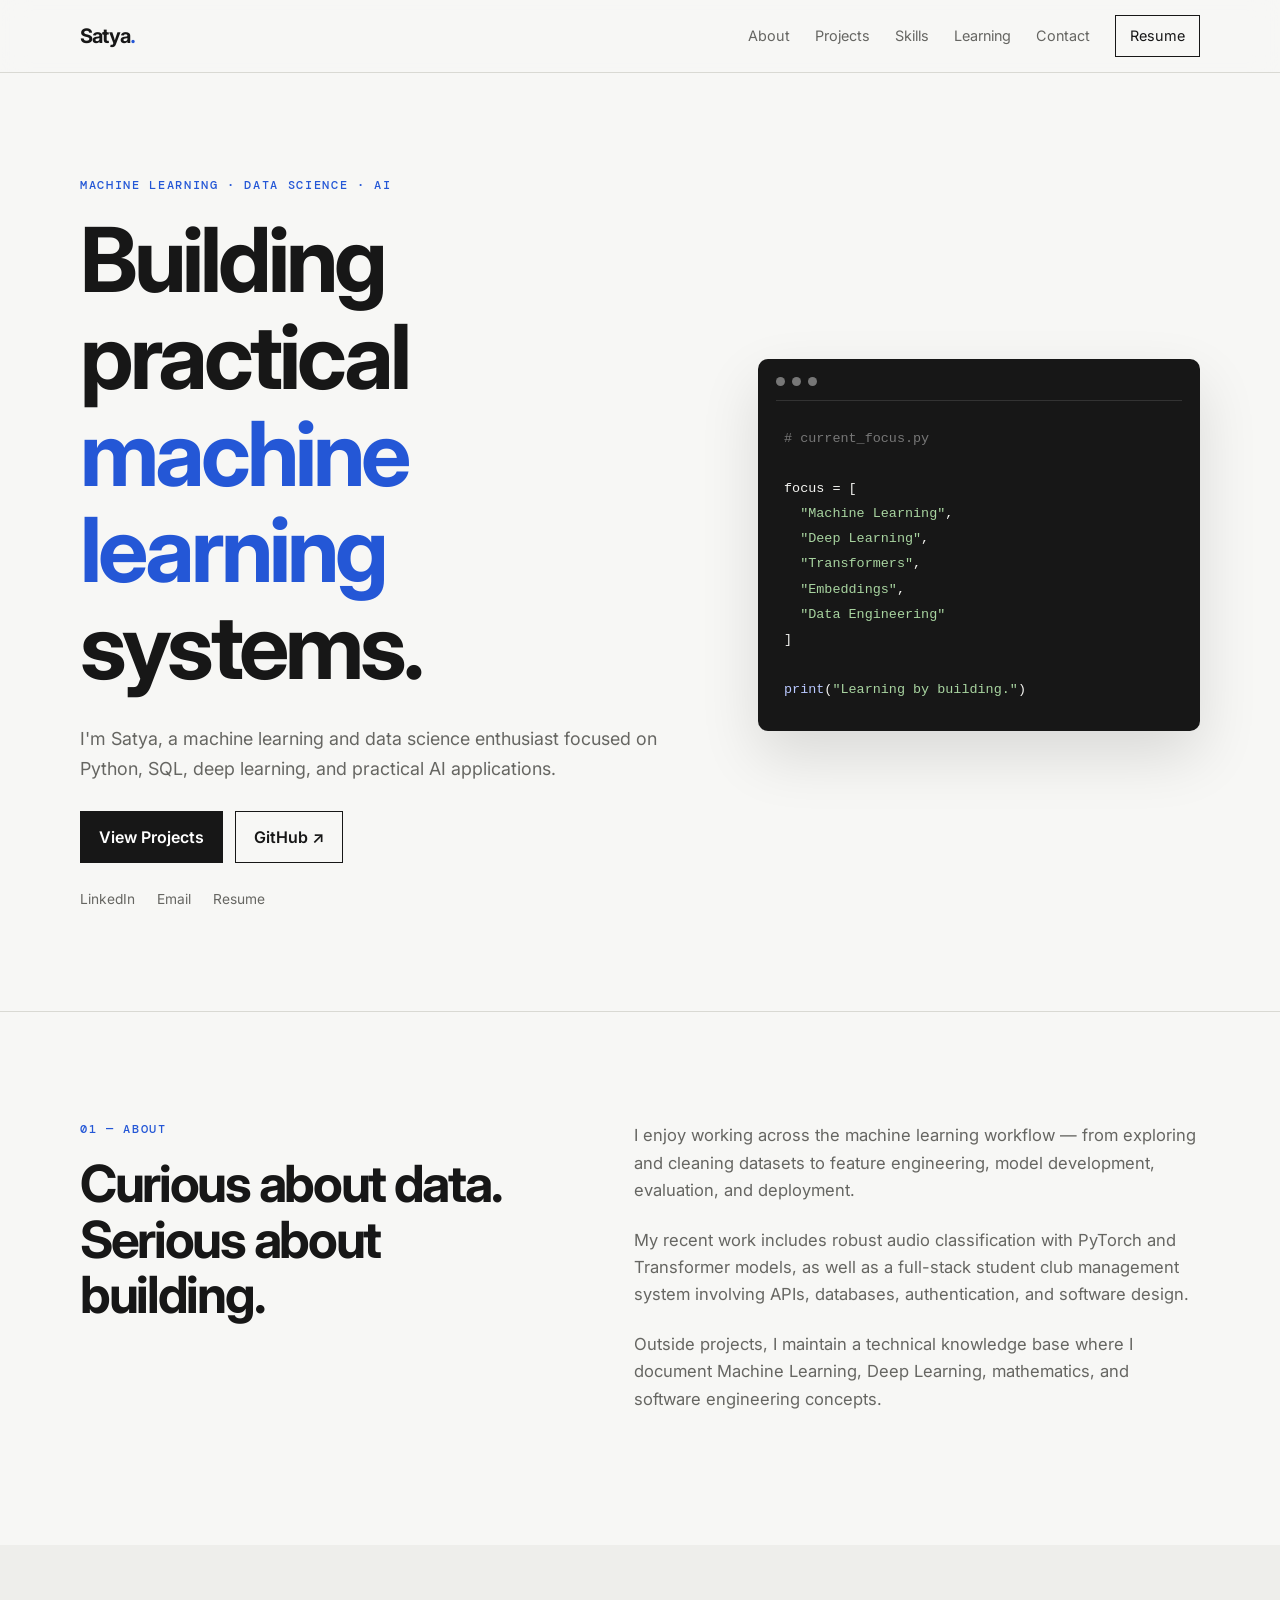
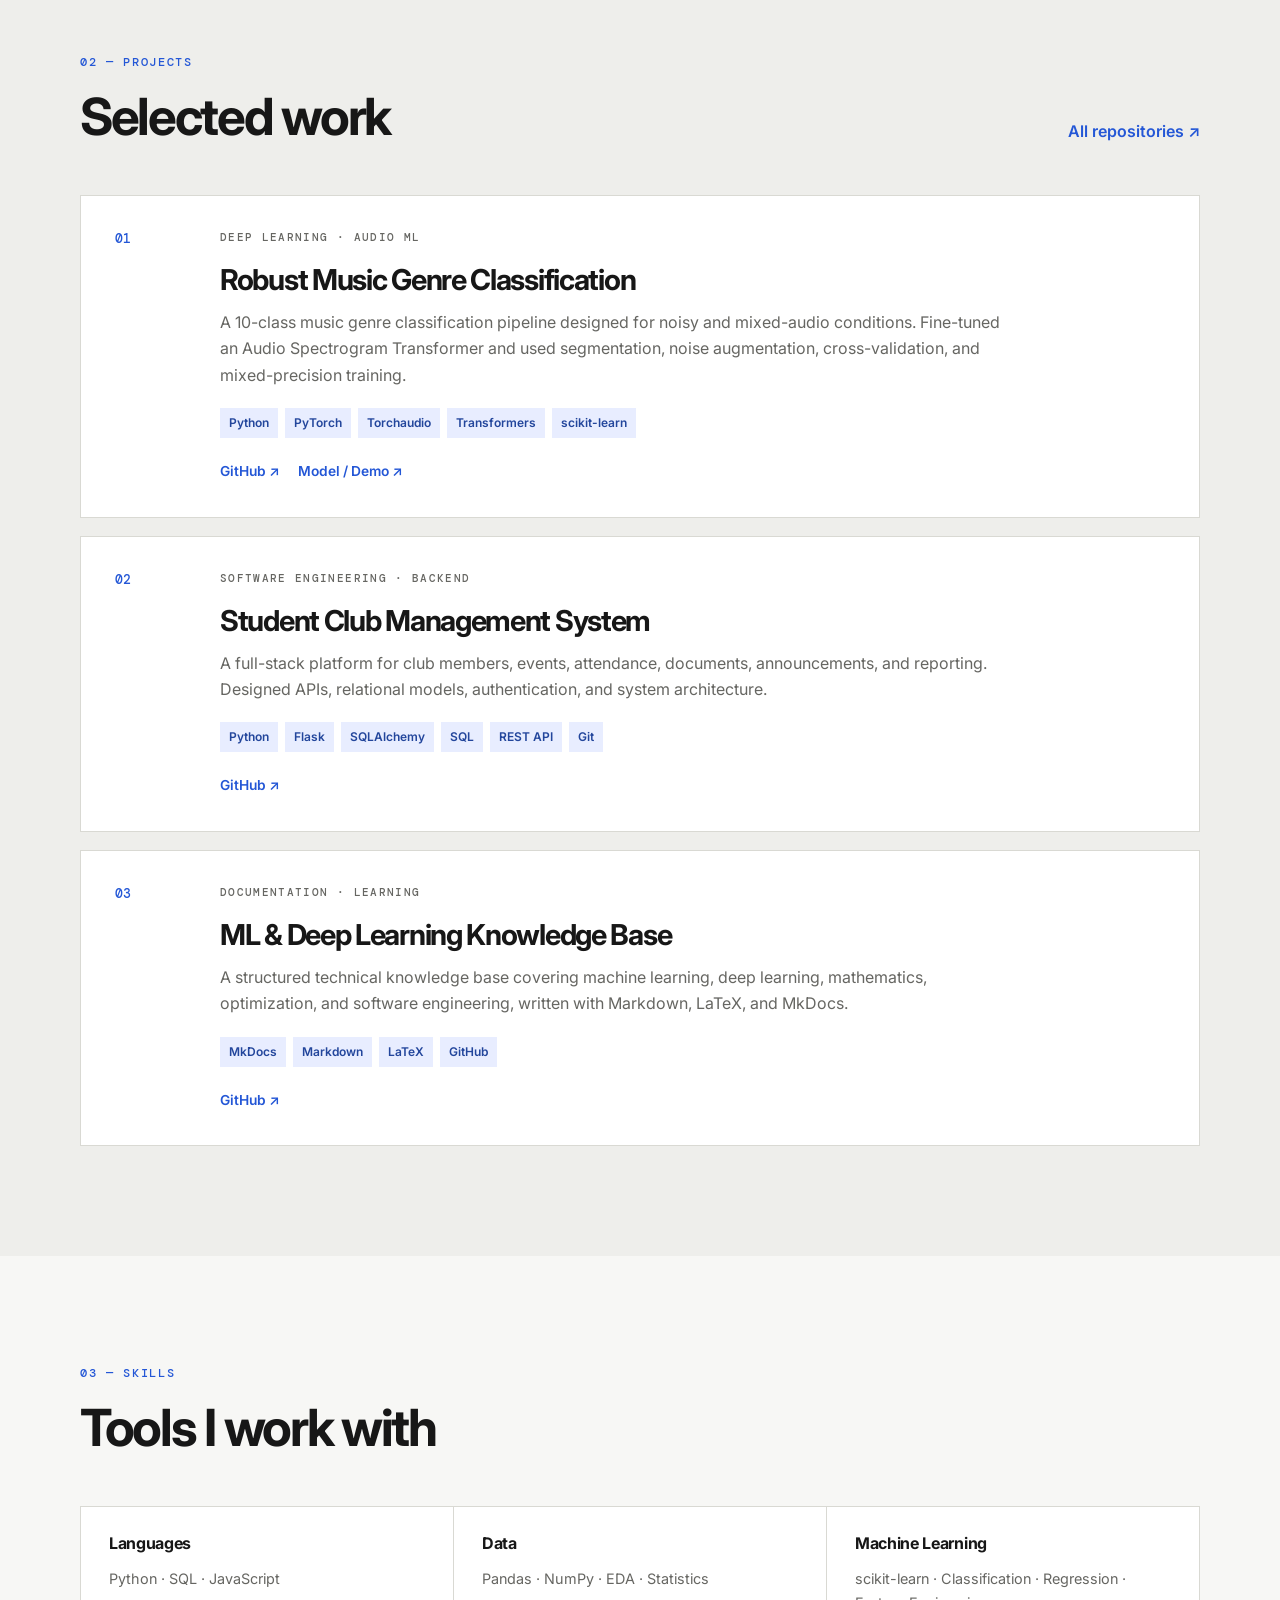
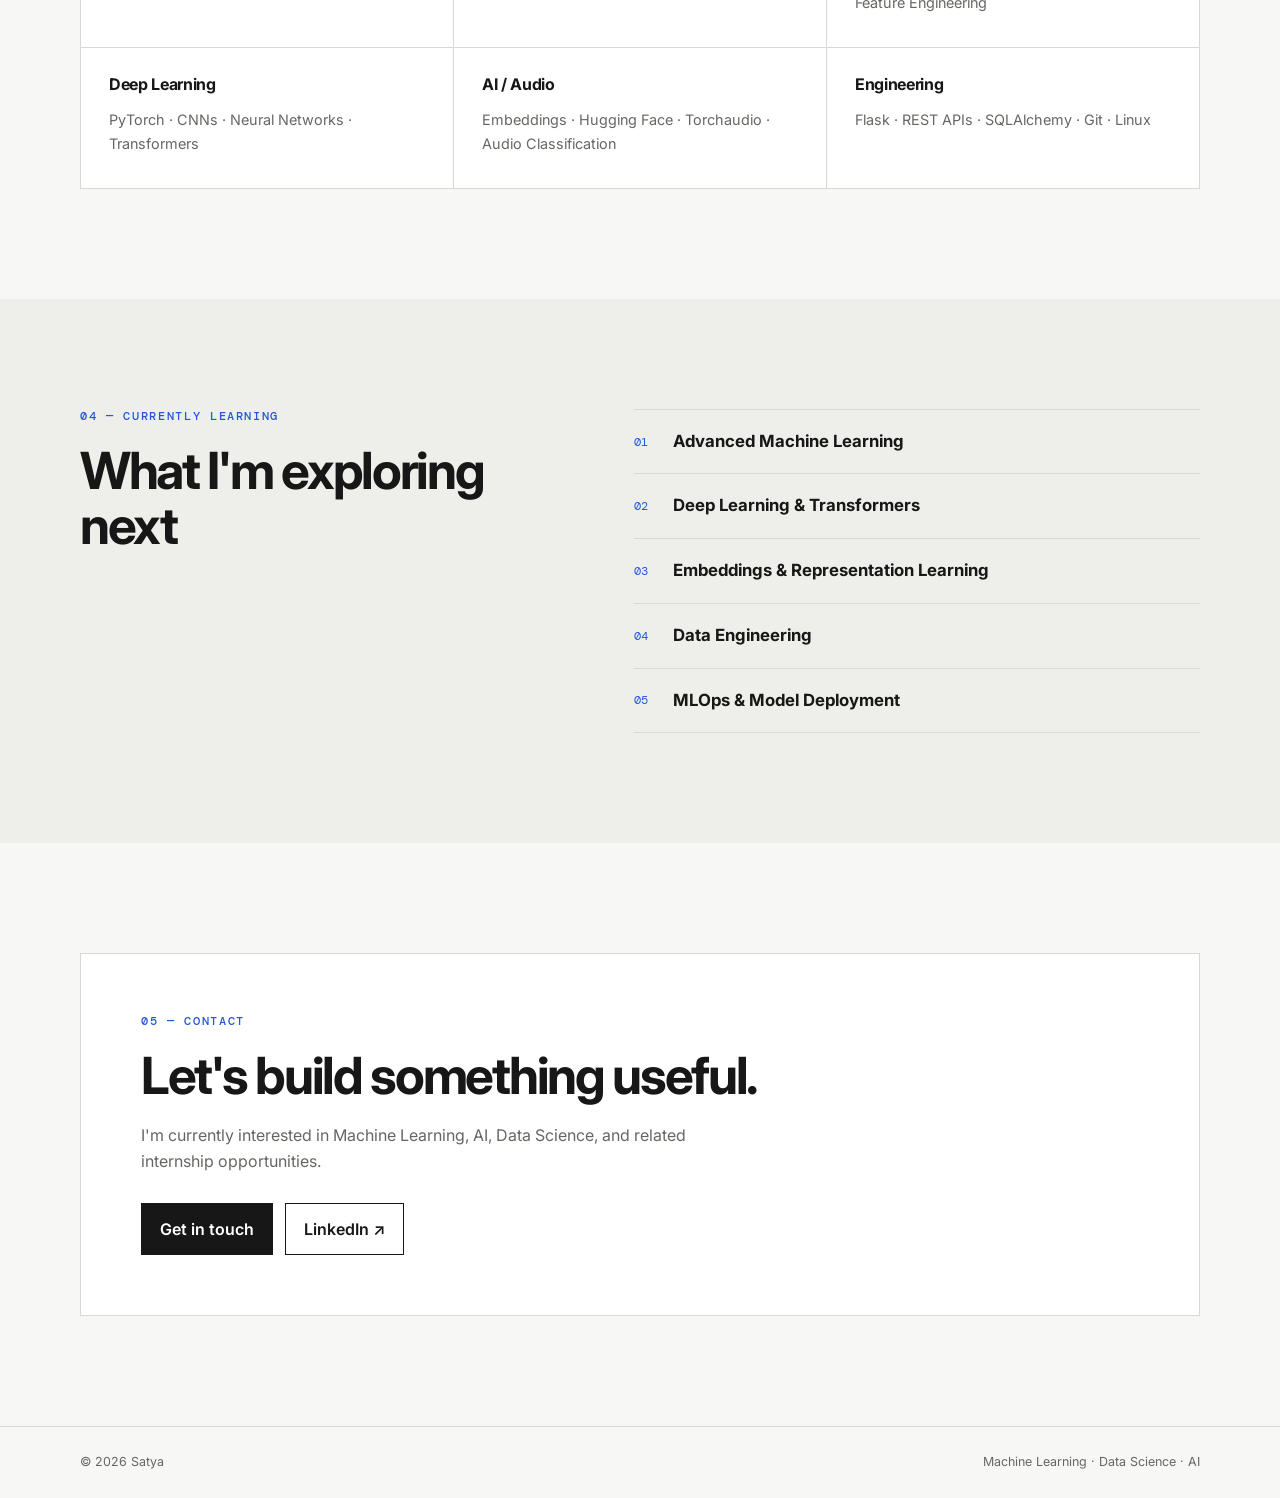
<file: index.html>
<!DOCTYPE html>
<html lang="en">
<head>
  <meta charset="UTF-8">
  <meta name="viewport" content="width=device-width, initial-scale=1.0">
  <meta name="description" content="Satya's portfolio — Machine Learning, Data Science and AI projects.">
  <title>Satya | Machine Learning & AI</title>
  <link rel="stylesheet" href="assets/css/style.css">
</head>
<body>
  <header class="nav-wrap">
    <nav class="nav container">
      <a class="brand" href="#home">Satya<span>.</span></a>
      <button class="menu-btn" aria-label="Toggle navigation">☰</button>
      <div class="nav-links">
        <a href="#about">About</a>
        <a href="#projects">Projects</a>
        <a href="#skills">Skills</a>
        <a href="#learning">Learning</a>
        <a href="#contact">Contact</a>
        <a class="nav-resume" href="assets/resume.pdf">Resume</a>
      </div>
    </nav>
  </header>

  <main>
    <section id="home" class="hero">
      <div class="container hero-grid">
        <div>
          <p class="eyebrow">MACHINE LEARNING · DATA SCIENCE · AI</p>
          <h1>Building practical<br><span>machine learning</span> systems.</h1>
          <p class="hero-text">
            I'm Satya, a machine learning and data science enthusiast focused on
            Python, SQL, deep learning, and practical AI applications.
          </p>
          <div class="hero-actions">
            <a class="btn primary" href="https://github.com/satyaiitm?tab=repositories">View Projects</a>
            <a class="btn secondary" href="https://github.com/satyaiitm" target="_blank" rel="noreferrer">GitHub ↗</a>
          </div>
          <div class="quick-links">
            <a href="https://www.linkedin.com/in/satyabrata-chowdhury/" target="_blank" rel="noreferrer">LinkedIn</a>
            <a href="mailto:your.email@example.com">Email</a>
            <a href="assets/resume.pdf">Resume</a>
          </div>
        </div>
        <div class="hero-card">
          <div class="terminal-top"><span></span><span></span><span></span></div>
          <pre><code><span class="muted"># current_focus.py</span>

focus = [
  <span class="string">"Machine Learning"</span>,
  <span class="string">"Deep Learning"</span>,
  <span class="string">"Transformers"</span>,
  <span class="string">"Embeddings"</span>,
  <span class="string">"Data Engineering"</span>
]

<span class="keyword">print</span>(<span class="string">"Learning by building."</span>)</code></pre>
        </div>
      </div>
    </section>

    <section id="about" class="section">
      <div class="container two-col">
        <div>
          <p class="eyebrow">01 — ABOUT</p>
          <h2>Curious about data.<br>Serious about building.</h2>
        </div>
        <div class="prose">
          <p>
            I enjoy working across the machine learning workflow — from exploring
            and cleaning datasets to feature engineering, model development,
            evaluation, and deployment.
          </p>
          <p>
            My recent work includes robust audio classification with PyTorch and
            Transformer models, as well as a full-stack student club management
            system involving APIs, databases, authentication, and software design.
          </p>
          <p>
            Outside projects, I maintain a technical knowledge base where I
            document Machine Learning, Deep Learning, mathematics, and software
            engineering concepts.
          </p>
        </div>
      </div>
    </section>

    <section id="projects" class="section section-alt">
      <div class="container">
        <div class="section-heading">
          <div>
            <p class="eyebrow">02 — PROJECTS</p>
            <h2>Selected work</h2>
          </div>
          <a class="text-link" href="https://github.com/satyaiitm?tab=repositories" target="_blank" rel="noreferrer">All repositories ↗</a>
        </div>

        <div class="projects">
          <article class="project featured">
            <div class="project-number">01</div>
            <div>
              <p class="project-type">DEEP LEARNING · AUDIO ML</p>
              <h3>Robust Music Genre Classification</h3>
              <p>
                A 10-class music genre classification pipeline designed for noisy
                and mixed-audio conditions. Fine-tuned an Audio Spectrogram
                Transformer and used segmentation, noise augmentation,
                cross-validation, and mixed-precision training.
              </p>
              <div class="tags">
                <span>Python</span><span>PyTorch</span><span>Torchaudio</span>
                <span>Transformers</span><span>scikit-learn</span>
              </div>
              <div class="project-links">
                <a href="https://github.com/yourusername/messy-mashup" target="_blank" rel="noreferrer">GitHub ↗</a>
                <a href="https://huggingface.co/" target="_blank" rel="noreferrer">Model / Demo ↗</a>
              </div>
            </div>
          </article>

          <article class="project">
            <div class="project-number">02</div>
            <div>
              <p class="project-type">SOFTWARE ENGINEERING · BACKEND</p>
              <h3>Student Club Management System</h3>
              <p>
                A full-stack platform for club members, events, attendance,
                documents, announcements, and reporting. Designed APIs,
                relational models, authentication, and system architecture.
              </p>
              <div class="tags">
                <span>Python</span><span>Flask</span><span>SQLAlchemy</span>
                <span>SQL</span><span>REST API</span><span>Git</span>
              </div>
              <div class="project-links">
                <a href="https://github.com/yourusername/club-management" target="_blank" rel="noreferrer">GitHub ↗</a>
              </div>
            </div>
          </article>

          <article class="project">
            <div class="project-number">03</div>
            <div>
              <p class="project-type">DOCUMENTATION · LEARNING</p>
              <h3>ML & Deep Learning Knowledge Base</h3>
              <p>
                A structured technical knowledge base covering machine learning,
                deep learning, mathematics, optimization, and software engineering,
                written with Markdown, LaTeX, and MkDocs.
              </p>
              <div class="tags">
                <span>MkDocs</span><span>Markdown</span><span>LaTeX</span><span>GitHub</span>
              </div>
              <div class="project-links">
                <a href="https://github.com/yourusername/knowledge-base" target="_blank" rel="noreferrer">GitHub ↗</a>
              </div>
            </div>
          </article>
        </div>
      </div>
    </section>

    <section id="skills" class="section">
      <div class="container">
        <p class="eyebrow">03 — SKILLS</p>
        <h2>Tools I work with</h2>
        <div class="skill-grid">
          <div class="skill-group"><h3>Languages</h3><p>Python · SQL · JavaScript</p></div>
          <div class="skill-group"><h3>Data</h3><p>Pandas · NumPy · EDA · Statistics</p></div>
          <div class="skill-group"><h3>Machine Learning</h3><p>scikit-learn · Classification · Regression · Feature Engineering</p></div>
          <div class="skill-group"><h3>Deep Learning</h3><p>PyTorch · CNNs · Neural Networks · Transformers</p></div>
          <div class="skill-group"><h3>AI / Audio</h3><p>Embeddings · Hugging Face · Torchaudio · Audio Classification</p></div>
          <div class="skill-group"><h3>Engineering</h3><p>Flask · REST APIs · SQLAlchemy · Git · Linux</p></div>
        </div>
      </div>
    </section>

    <section id="learning" class="section section-alt">
      <div class="container two-col">
        <div>
          <p class="eyebrow">04 — CURRENTLY LEARNING</p>
          <h2>What I'm exploring next</h2>
        </div>
        <div class="learning-list">
          <div><span>01</span><strong>Advanced Machine Learning</strong></div>
          <div><span>02</span><strong>Deep Learning & Transformers</strong></div>
          <div><span>03</span><strong>Embeddings & Representation Learning</strong></div>
          <div><span>04</span><strong>Data Engineering</strong></div>
          <div><span>05</span><strong>MLOps & Model Deployment</strong></div>
        </div>
      </div>
    </section>

    <section id="contact" class="section contact">
      <div class="container contact-box">
        <p class="eyebrow">05 — CONTACT</p>
        <h2>Let's build something useful.</h2>
        <p>I'm currently interested in Machine Learning, AI, Data Science, and related internship opportunities.</p>
        <div class="hero-actions">
          <a class="btn primary" href="mailto:your.email@example.com">Get in touch</a>
          <a class="btn secondary" href="https://www.linkedin.com/in/satyabrata-chowdhury/" target="_blank" rel="noreferrer">LinkedIn ↗</a>
        </div>
      </div>
    </section>
  </main>

  <footer class="footer">
    <div class="container footer-inner">
      <span>© <span id="year"></span> Satya</span>
      <span>Machine Learning · Data Science · AI</span>
    </div>
  </footer>

  <script src="assets/js/main.js"></script>
</body>
</html>
</file>
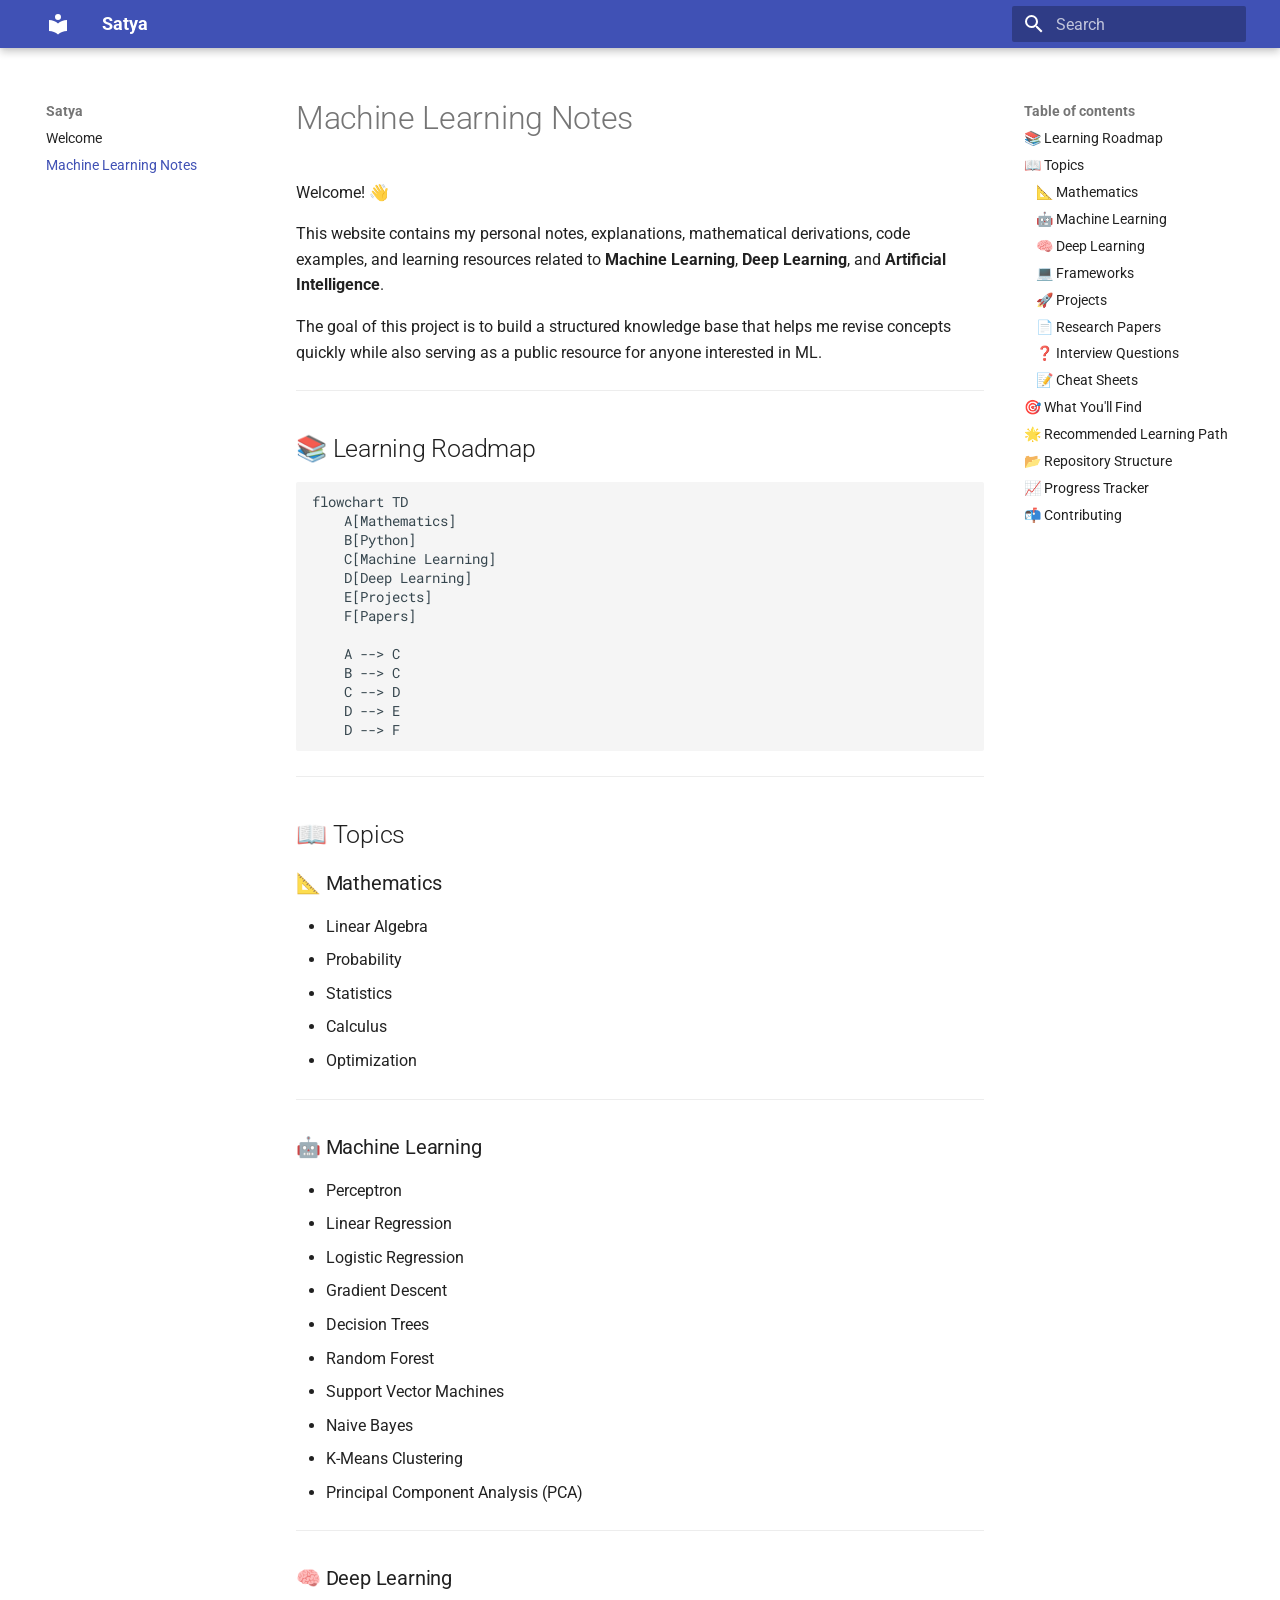
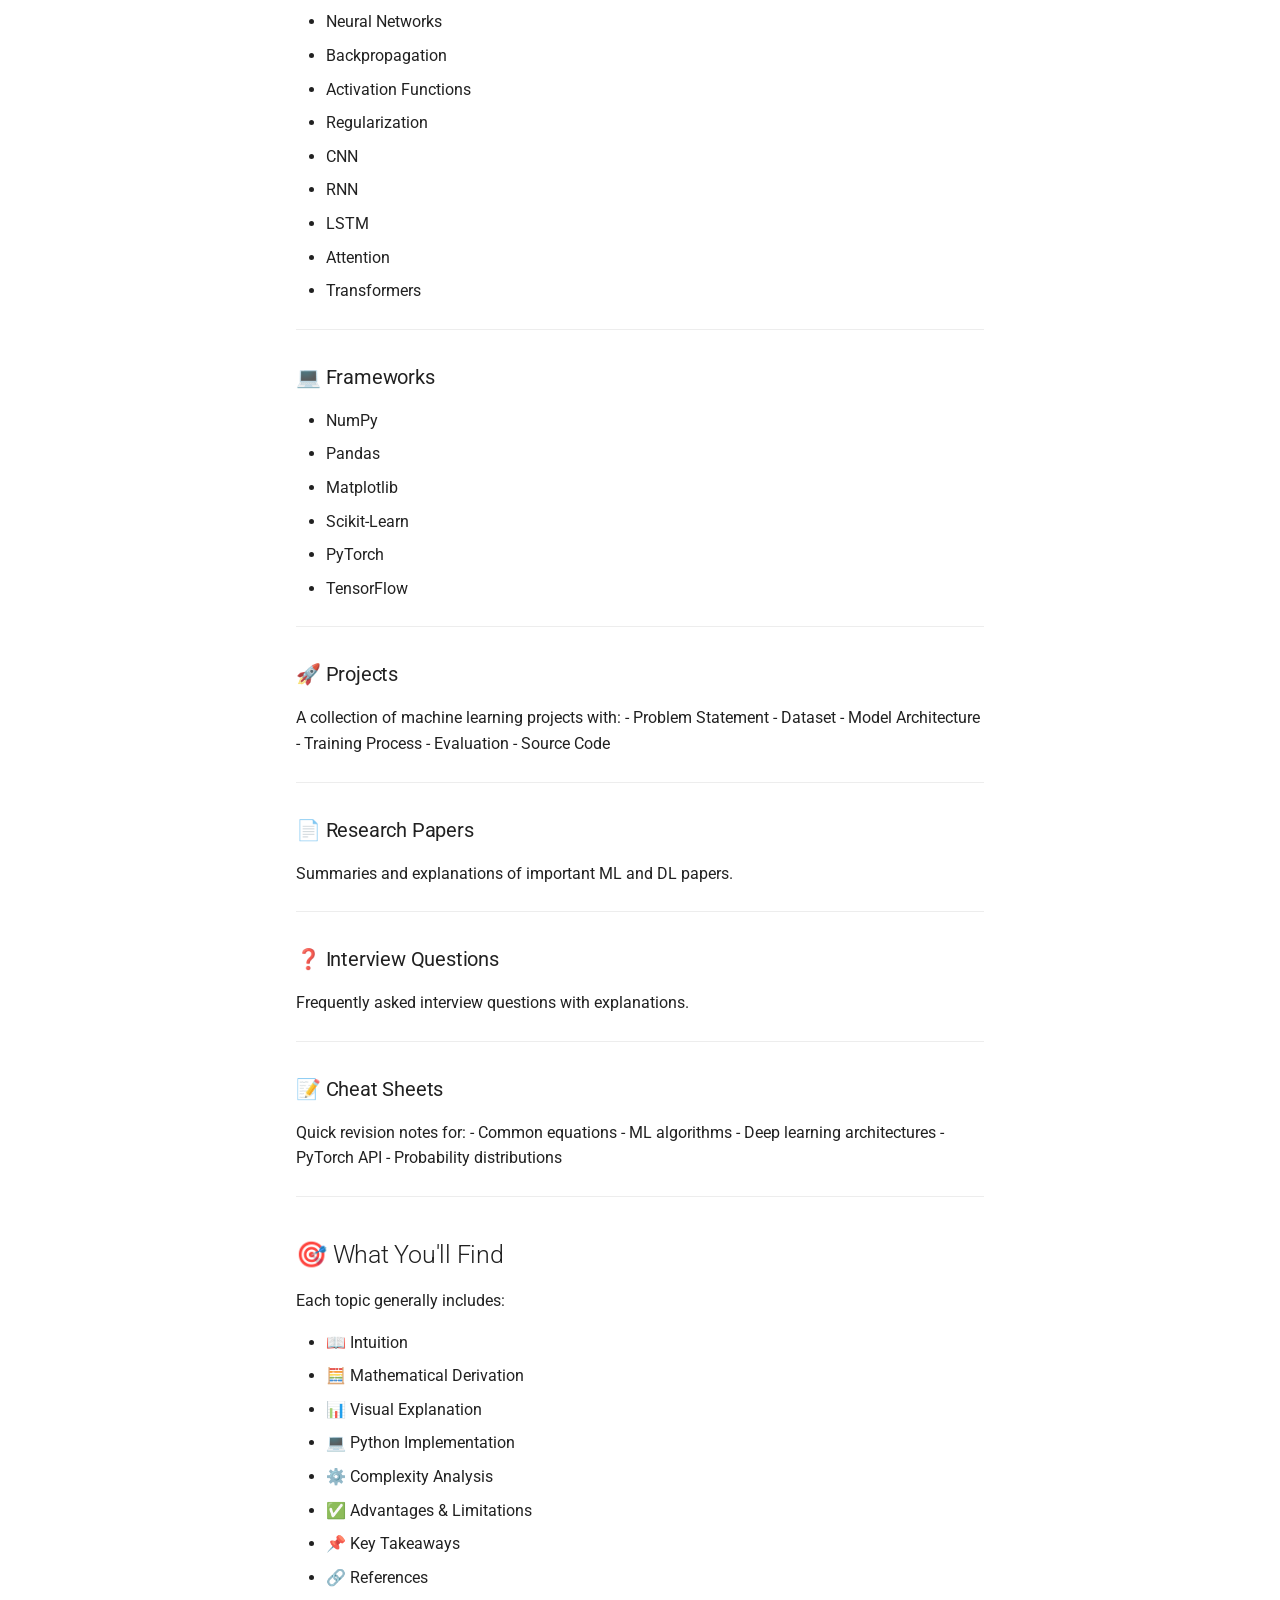
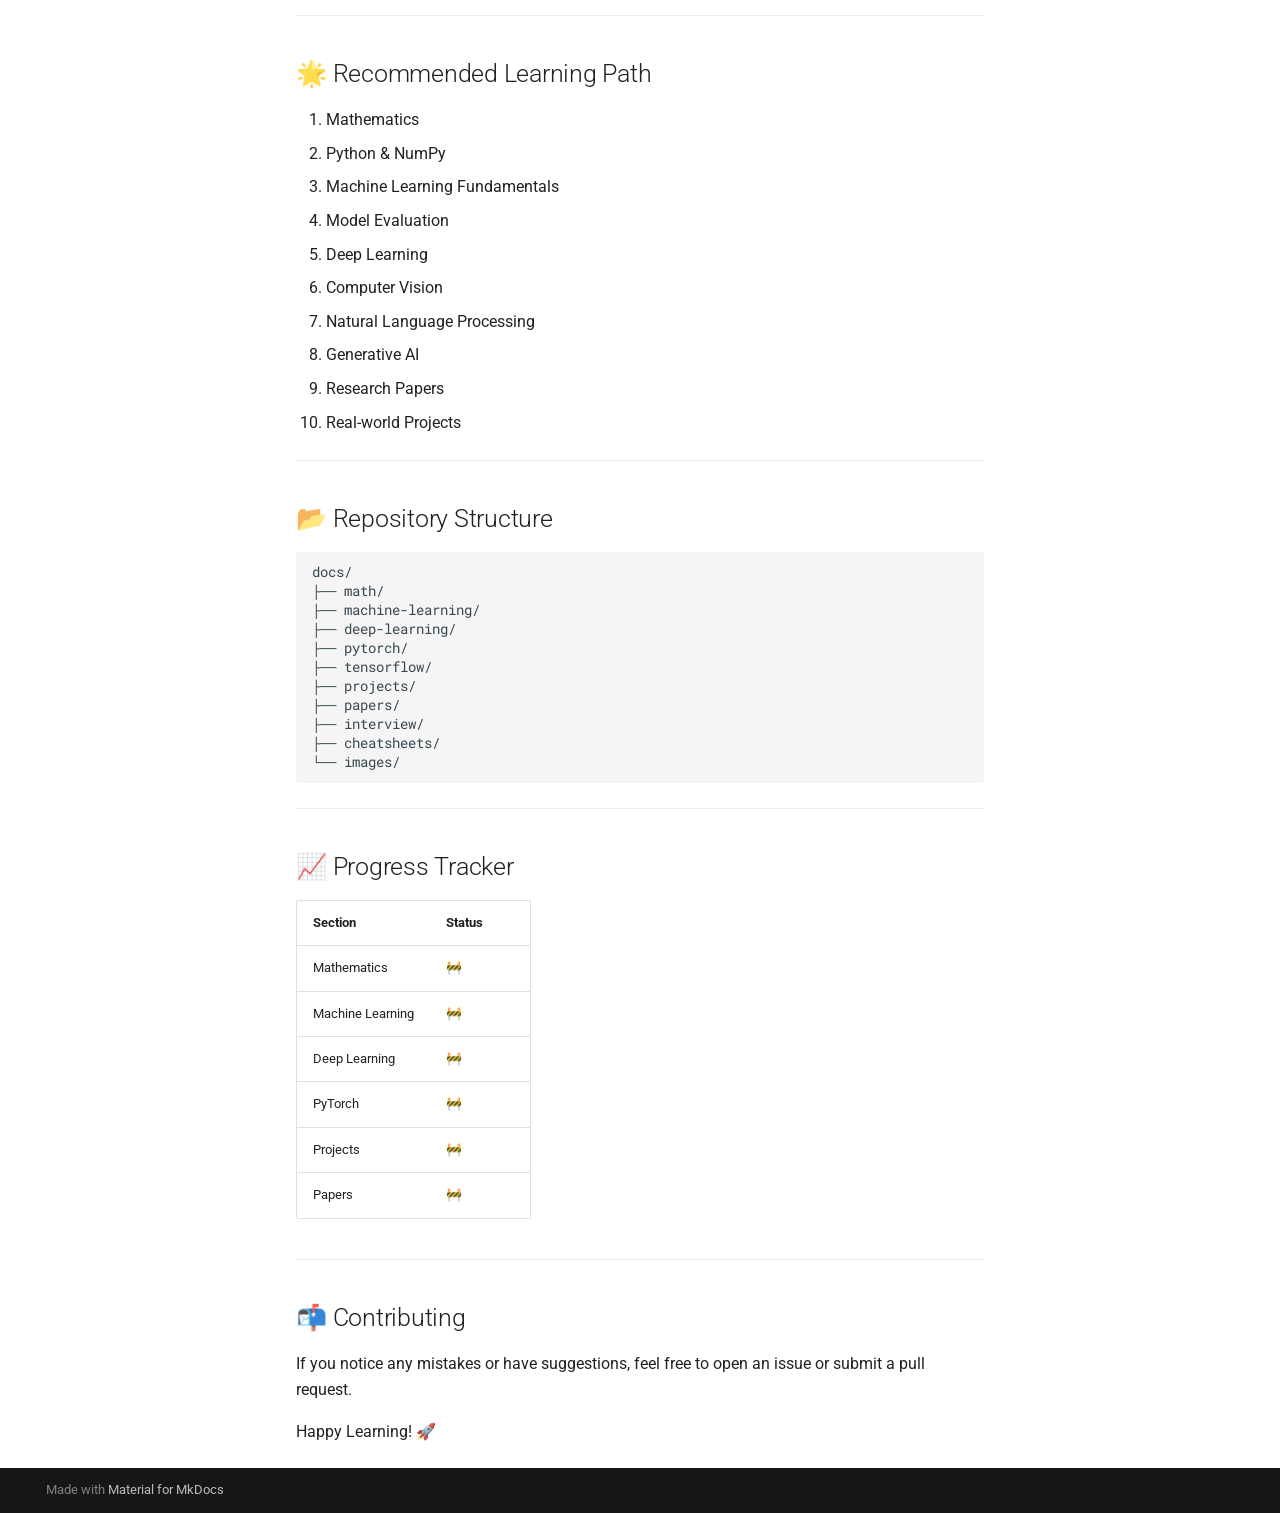
<file: notes/index.html>
<!doctype html>
<html lang="en" class="no-js">
  <head>
    
      <meta charset="utf-8">
      <meta name="viewport" content="width=device-width,initial-scale=1">
      
      
      
      
        <link rel="prev" href="..">
      
      
      
        
      
      
      <link rel="icon" href="../assets/images/favicon.png">
      <meta name="generator" content="mkdocs-1.6.1, mkdocs-material-9.7.6">
    
    
      
        <title>Machine Learning Notes - Satya</title>
      
    
    
      <link rel="stylesheet" href="../assets/stylesheets/main.484c7ddc.min.css">
      
      


    
    
      
    
    
      
        
        
        <link rel="preconnect" href="https://fonts.gstatic.com" crossorigin>
        <link rel="stylesheet" href="https://fonts.googleapis.com/css?family=Roboto:300,300i,400,400i,700,700i%7CRoboto+Mono:400,400i,700,700i&display=fallback">
        <style>:root{--md-text-font:"Roboto";--md-code-font:"Roboto Mono"}</style>
      
    
    
    <script>__md_scope=new URL("..",location),__md_hash=e=>[...e].reduce(((e,_)=>(e<<5)-e+_.charCodeAt(0)),0),__md_get=(e,_=localStorage,t=__md_scope)=>JSON.parse(_.getItem(t.pathname+"."+e)),__md_set=(e,_,t=localStorage,a=__md_scope)=>{try{t.setItem(a.pathname+"."+e,JSON.stringify(_))}catch(e){}}</script>
    
      

    
    
  </head>
  
  
    <body dir="ltr">
  
    
    <input class="md-toggle" data-md-toggle="drawer" type="checkbox" id="__drawer" autocomplete="off">
    <input class="md-toggle" data-md-toggle="search" type="checkbox" id="__search" autocomplete="off">
    <label class="md-overlay" for="__drawer"></label>
    <div data-md-component="skip">
      
        
        <a href="#machine-learning-notes" class="md-skip">
          Skip to content
        </a>
      
    </div>
    <div data-md-component="announce">
      
    </div>
    
    
      

  

<header class="md-header md-header--shadow" data-md-component="header">
  <nav class="md-header__inner md-grid" aria-label="Header">
    <a href=".." title="Satya" class="md-header__button md-logo" aria-label="Satya" data-md-component="logo">
      
  
  <svg xmlns="http://www.w3.org/2000/svg" viewBox="0 0 24 24"><path d="M12 8a3 3 0 0 0 3-3 3 3 0 0 0-3-3 3 3 0 0 0-3 3 3 3 0 0 0 3 3m0 3.54C9.64 9.35 6.5 8 3 8v11c3.5 0 6.64 1.35 9 3.54 2.36-2.19 5.5-3.54 9-3.54V8c-3.5 0-6.64 1.35-9 3.54"/></svg>

    </a>
    <label class="md-header__button md-icon" for="__drawer">
      
      <svg xmlns="http://www.w3.org/2000/svg" viewBox="0 0 24 24"><path d="M3 6h18v2H3zm0 5h18v2H3zm0 5h18v2H3z"/></svg>
    </label>
    <div class="md-header__title" data-md-component="header-title">
      <div class="md-header__ellipsis">
        <div class="md-header__topic">
          <span class="md-ellipsis">
            Satya
          </span>
        </div>
        <div class="md-header__topic" data-md-component="header-topic">
          <span class="md-ellipsis">
            
              Machine Learning Notes
            
          </span>
        </div>
      </div>
    </div>
    
    
      <script>var palette=__md_get("__palette");if(palette&&palette.color){if("(prefers-color-scheme)"===palette.color.media){var media=matchMedia("(prefers-color-scheme: light)"),input=document.querySelector(media.matches?"[data-md-color-media='(prefers-color-scheme: light)']":"[data-md-color-media='(prefers-color-scheme: dark)']");palette.color.media=input.getAttribute("data-md-color-media"),palette.color.scheme=input.getAttribute("data-md-color-scheme"),palette.color.primary=input.getAttribute("data-md-color-primary"),palette.color.accent=input.getAttribute("data-md-color-accent")}for(var[key,value]of Object.entries(palette.color))document.body.setAttribute("data-md-color-"+key,value)}</script>
    
    
    
      
      
        <label class="md-header__button md-icon" for="__search">
          
          <svg xmlns="http://www.w3.org/2000/svg" viewBox="0 0 24 24"><path d="M9.5 3A6.5 6.5 0 0 1 16 9.5c0 1.61-.59 3.09-1.56 4.23l.27.27h.79l5 5-1.5 1.5-5-5v-.79l-.27-.27A6.52 6.52 0 0 1 9.5 16 6.5 6.5 0 0 1 3 9.5 6.5 6.5 0 0 1 9.5 3m0 2C7 5 5 7 5 9.5S7 14 9.5 14 14 12 14 9.5 12 5 9.5 5"/></svg>
        </label>
        <div class="md-search" data-md-component="search" role="dialog">
  <label class="md-search__overlay" for="__search"></label>
  <div class="md-search__inner" role="search">
    <form class="md-search__form" name="search">
      <input type="text" class="md-search__input" name="query" aria-label="Search" placeholder="Search" autocapitalize="off" autocorrect="off" autocomplete="off" spellcheck="false" data-md-component="search-query" required>
      <label class="md-search__icon md-icon" for="__search">
        
        <svg xmlns="http://www.w3.org/2000/svg" viewBox="0 0 24 24"><path d="M9.5 3A6.5 6.5 0 0 1 16 9.5c0 1.61-.59 3.09-1.56 4.23l.27.27h.79l5 5-1.5 1.5-5-5v-.79l-.27-.27A6.52 6.52 0 0 1 9.5 16 6.5 6.5 0 0 1 3 9.5 6.5 6.5 0 0 1 9.5 3m0 2C7 5 5 7 5 9.5S7 14 9.5 14 14 12 14 9.5 12 5 9.5 5"/></svg>
        
        <svg xmlns="http://www.w3.org/2000/svg" viewBox="0 0 24 24"><path d="M20 11v2H8l5.5 5.5-1.42 1.42L4.16 12l7.92-7.92L13.5 5.5 8 11z"/></svg>
      </label>
      <nav class="md-search__options" aria-label="Search">
        
        <button type="reset" class="md-search__icon md-icon" title="Clear" aria-label="Clear" tabindex="-1">
          
          <svg xmlns="http://www.w3.org/2000/svg" viewBox="0 0 24 24"><path d="M19 6.41 17.59 5 12 10.59 6.41 5 5 6.41 10.59 12 5 17.59 6.41 19 12 13.41 17.59 19 19 17.59 13.41 12z"/></svg>
        </button>
      </nav>
      
    </form>
    <div class="md-search__output">
      <div class="md-search__scrollwrap" tabindex="0" data-md-scrollfix>
        <div class="md-search-result" data-md-component="search-result">
          <div class="md-search-result__meta">
            Initializing search
          </div>
          <ol class="md-search-result__list" role="presentation"></ol>
        </div>
      </div>
    </div>
  </div>
</div>
      
    
    
  </nav>
  
</header>
    
    <div class="md-container" data-md-component="container">
      
      
        
          
        
      
      <main class="md-main" data-md-component="main">
        <div class="md-main__inner md-grid">
          
            
              
              <div class="md-sidebar md-sidebar--primary" data-md-component="sidebar" data-md-type="navigation" >
                <div class="md-sidebar__scrollwrap">
                  <div class="md-sidebar__inner">
                    



<nav class="md-nav md-nav--primary" aria-label="Navigation" data-md-level="0">
  <label class="md-nav__title" for="__drawer">
    <a href=".." title="Satya" class="md-nav__button md-logo" aria-label="Satya" data-md-component="logo">
      
  
  <svg xmlns="http://www.w3.org/2000/svg" viewBox="0 0 24 24"><path d="M12 8a3 3 0 0 0 3-3 3 3 0 0 0-3-3 3 3 0 0 0-3 3 3 3 0 0 0 3 3m0 3.54C9.64 9.35 6.5 8 3 8v11c3.5 0 6.64 1.35 9 3.54 2.36-2.19 5.5-3.54 9-3.54V8c-3.5 0-6.64 1.35-9 3.54"/></svg>

    </a>
    Satya
  </label>
  
  <ul class="md-nav__list" data-md-scrollfix>
    
      
      
  
  
  
  
    <li class="md-nav__item">
      <a href=".." class="md-nav__link">
        
  
  
  <span class="md-ellipsis">
    
  
    Welcome
  

    
  </span>
  
  

      </a>
    </li>
  

    
      
      
  
  
    
  
  
  
    <li class="md-nav__item md-nav__item--active">
      
      <input class="md-nav__toggle md-toggle" type="checkbox" id="__toc">
      
      
        
      
      
        <label class="md-nav__link md-nav__link--active" for="__toc">
          
  
  
  <span class="md-ellipsis">
    
  
    Machine Learning Notes
  

    
  </span>
  
  

          <span class="md-nav__icon md-icon"></span>
        </label>
      
      <a href="./" class="md-nav__link md-nav__link--active">
        
  
  
  <span class="md-ellipsis">
    
  
    Machine Learning Notes
  

    
  </span>
  
  

      </a>
      
        

<nav class="md-nav md-nav--secondary" aria-label="Table of contents">
  
  
  
    
  
  
    <label class="md-nav__title" for="__toc">
      <span class="md-nav__icon md-icon"></span>
      Table of contents
    </label>
    <ul class="md-nav__list" data-md-component="toc" data-md-scrollfix>
      
        <li class="md-nav__item">
  <a href="#learning-roadmap" class="md-nav__link">
    <span class="md-ellipsis">
      
        📚 Learning Roadmap
      
    </span>
  </a>
  
</li>
      
        <li class="md-nav__item">
  <a href="#topics" class="md-nav__link">
    <span class="md-ellipsis">
      
        📖 Topics
      
    </span>
  </a>
  
    <nav class="md-nav" aria-label="📖 Topics">
      <ul class="md-nav__list">
        
          <li class="md-nav__item">
  <a href="#mathematics" class="md-nav__link">
    <span class="md-ellipsis">
      
        📐 Mathematics
      
    </span>
  </a>
  
</li>
        
          <li class="md-nav__item">
  <a href="#machine-learning" class="md-nav__link">
    <span class="md-ellipsis">
      
        🤖 Machine Learning
      
    </span>
  </a>
  
</li>
        
          <li class="md-nav__item">
  <a href="#deep-learning" class="md-nav__link">
    <span class="md-ellipsis">
      
        🧠 Deep Learning
      
    </span>
  </a>
  
</li>
        
          <li class="md-nav__item">
  <a href="#frameworks" class="md-nav__link">
    <span class="md-ellipsis">
      
        💻 Frameworks
      
    </span>
  </a>
  
</li>
        
          <li class="md-nav__item">
  <a href="#projects" class="md-nav__link">
    <span class="md-ellipsis">
      
        🚀 Projects
      
    </span>
  </a>
  
</li>
        
          <li class="md-nav__item">
  <a href="#research-papers" class="md-nav__link">
    <span class="md-ellipsis">
      
        📄 Research Papers
      
    </span>
  </a>
  
</li>
        
          <li class="md-nav__item">
  <a href="#interview-questions" class="md-nav__link">
    <span class="md-ellipsis">
      
        ❓ Interview Questions
      
    </span>
  </a>
  
</li>
        
          <li class="md-nav__item">
  <a href="#cheat-sheets" class="md-nav__link">
    <span class="md-ellipsis">
      
        📝 Cheat Sheets
      
    </span>
  </a>
  
</li>
        
      </ul>
    </nav>
  
</li>
      
        <li class="md-nav__item">
  <a href="#what-youll-find" class="md-nav__link">
    <span class="md-ellipsis">
      
        🎯 What You'll Find
      
    </span>
  </a>
  
</li>
      
        <li class="md-nav__item">
  <a href="#recommended-learning-path" class="md-nav__link">
    <span class="md-ellipsis">
      
        🌟 Recommended Learning Path
      
    </span>
  </a>
  
</li>
      
        <li class="md-nav__item">
  <a href="#repository-structure" class="md-nav__link">
    <span class="md-ellipsis">
      
        📂 Repository Structure
      
    </span>
  </a>
  
</li>
      
        <li class="md-nav__item">
  <a href="#progress-tracker" class="md-nav__link">
    <span class="md-ellipsis">
      
        📈 Progress Tracker
      
    </span>
  </a>
  
</li>
      
        <li class="md-nav__item">
  <a href="#contributing" class="md-nav__link">
    <span class="md-ellipsis">
      
        📬 Contributing
      
    </span>
  </a>
  
</li>
      
    </ul>
  
</nav>
      
    </li>
  

    
  </ul>
</nav>
                  </div>
                </div>
              </div>
            
            
              
              <div class="md-sidebar md-sidebar--secondary" data-md-component="sidebar" data-md-type="toc" >
                <div class="md-sidebar__scrollwrap">
                  <div class="md-sidebar__inner">
                    

<nav class="md-nav md-nav--secondary" aria-label="Table of contents">
  
  
  
    
  
  
    <label class="md-nav__title" for="__toc">
      <span class="md-nav__icon md-icon"></span>
      Table of contents
    </label>
    <ul class="md-nav__list" data-md-component="toc" data-md-scrollfix>
      
        <li class="md-nav__item">
  <a href="#learning-roadmap" class="md-nav__link">
    <span class="md-ellipsis">
      
        📚 Learning Roadmap
      
    </span>
  </a>
  
</li>
      
        <li class="md-nav__item">
  <a href="#topics" class="md-nav__link">
    <span class="md-ellipsis">
      
        📖 Topics
      
    </span>
  </a>
  
    <nav class="md-nav" aria-label="📖 Topics">
      <ul class="md-nav__list">
        
          <li class="md-nav__item">
  <a href="#mathematics" class="md-nav__link">
    <span class="md-ellipsis">
      
        📐 Mathematics
      
    </span>
  </a>
  
</li>
        
          <li class="md-nav__item">
  <a href="#machine-learning" class="md-nav__link">
    <span class="md-ellipsis">
      
        🤖 Machine Learning
      
    </span>
  </a>
  
</li>
        
          <li class="md-nav__item">
  <a href="#deep-learning" class="md-nav__link">
    <span class="md-ellipsis">
      
        🧠 Deep Learning
      
    </span>
  </a>
  
</li>
        
          <li class="md-nav__item">
  <a href="#frameworks" class="md-nav__link">
    <span class="md-ellipsis">
      
        💻 Frameworks
      
    </span>
  </a>
  
</li>
        
          <li class="md-nav__item">
  <a href="#projects" class="md-nav__link">
    <span class="md-ellipsis">
      
        🚀 Projects
      
    </span>
  </a>
  
</li>
        
          <li class="md-nav__item">
  <a href="#research-papers" class="md-nav__link">
    <span class="md-ellipsis">
      
        📄 Research Papers
      
    </span>
  </a>
  
</li>
        
          <li class="md-nav__item">
  <a href="#interview-questions" class="md-nav__link">
    <span class="md-ellipsis">
      
        ❓ Interview Questions
      
    </span>
  </a>
  
</li>
        
          <li class="md-nav__item">
  <a href="#cheat-sheets" class="md-nav__link">
    <span class="md-ellipsis">
      
        📝 Cheat Sheets
      
    </span>
  </a>
  
</li>
        
      </ul>
    </nav>
  
</li>
      
        <li class="md-nav__item">
  <a href="#what-youll-find" class="md-nav__link">
    <span class="md-ellipsis">
      
        🎯 What You'll Find
      
    </span>
  </a>
  
</li>
      
        <li class="md-nav__item">
  <a href="#recommended-learning-path" class="md-nav__link">
    <span class="md-ellipsis">
      
        🌟 Recommended Learning Path
      
    </span>
  </a>
  
</li>
      
        <li class="md-nav__item">
  <a href="#repository-structure" class="md-nav__link">
    <span class="md-ellipsis">
      
        📂 Repository Structure
      
    </span>
  </a>
  
</li>
      
        <li class="md-nav__item">
  <a href="#progress-tracker" class="md-nav__link">
    <span class="md-ellipsis">
      
        📈 Progress Tracker
      
    </span>
  </a>
  
</li>
      
        <li class="md-nav__item">
  <a href="#contributing" class="md-nav__link">
    <span class="md-ellipsis">
      
        📬 Contributing
      
    </span>
  </a>
  
</li>
      
    </ul>
  
</nav>
                  </div>
                </div>
              </div>
            
          
          
            <div class="md-content" data-md-component="content">
              
              <article class="md-content__inner md-typeset">
                
                  



<h1 id="machine-learning-notes">Machine Learning Notes</h1>
<p>Welcome! 👋</p>
<p>This website contains my personal notes, explanations, mathematical derivations, code examples, and learning resources related to <strong>Machine Learning</strong>, <strong>Deep Learning</strong>, and <strong>Artificial Intelligence</strong>.</p>
<p>The goal of this project is to build a structured knowledge base that helps me revise concepts quickly while also serving as a public resource for anyone interested in ML.</p>
<hr />
<h2 id="learning-roadmap">📚 Learning Roadmap</h2>
<pre><code class="language-mermaid">flowchart TD
    A[Mathematics]
    B[Python]
    C[Machine Learning]
    D[Deep Learning]
    E[Projects]
    F[Papers]

    A --&gt; C
    B --&gt; C
    C --&gt; D
    D --&gt; E
    D --&gt; F
</code></pre>
<hr />
<h2 id="topics">📖 Topics</h2>
<h3 id="mathematics">📐 Mathematics</h3>
<ul>
<li>Linear Algebra</li>
<li>Probability</li>
<li>Statistics</li>
<li>Calculus</li>
<li>Optimization</li>
</ul>
<hr />
<h3 id="machine-learning">🤖 Machine Learning</h3>
<ul>
<li>Perceptron</li>
<li>Linear Regression</li>
<li>Logistic Regression</li>
<li>Gradient Descent</li>
<li>Decision Trees</li>
<li>Random Forest</li>
<li>Support Vector Machines</li>
<li>Naive Bayes</li>
<li>K-Means Clustering</li>
<li>Principal Component Analysis (PCA)</li>
</ul>
<hr />
<h3 id="deep-learning">🧠 Deep Learning</h3>
<ul>
<li>Neural Networks</li>
<li>Backpropagation</li>
<li>Activation Functions</li>
<li>Regularization</li>
<li>CNN</li>
<li>RNN</li>
<li>LSTM</li>
<li>Attention</li>
<li>Transformers</li>
</ul>
<hr />
<h3 id="frameworks">💻 Frameworks</h3>
<ul>
<li>NumPy</li>
<li>Pandas</li>
<li>Matplotlib</li>
<li>Scikit-Learn</li>
<li>PyTorch</li>
<li>TensorFlow</li>
</ul>
<hr />
<h3 id="projects">🚀 Projects</h3>
<p>A collection of machine learning projects with:
- Problem Statement
- Dataset
- Model Architecture
- Training Process
- Evaluation
- Source Code</p>
<hr />
<h3 id="research-papers">📄 Research Papers</h3>
<p>Summaries and explanations of important ML and DL papers.</p>
<hr />
<h3 id="interview-questions">❓ Interview Questions</h3>
<p>Frequently asked interview questions with explanations.</p>
<hr />
<h3 id="cheat-sheets">📝 Cheat Sheets</h3>
<p>Quick revision notes for:
- Common equations
- ML algorithms
- Deep learning architectures
- PyTorch API
- Probability distributions</p>
<hr />
<h2 id="what-youll-find">🎯 What You'll Find</h2>
<p>Each topic generally includes:</p>
<ul>
<li>📖 Intuition</li>
<li>🧮 Mathematical Derivation</li>
<li>📊 Visual Explanation</li>
<li>💻 Python Implementation</li>
<li>⚙️ Complexity Analysis</li>
<li>✅ Advantages &amp; Limitations</li>
<li>📌 Key Takeaways</li>
<li>🔗 References</li>
</ul>
<hr />
<h2 id="recommended-learning-path">🌟 Recommended Learning Path</h2>
<ol>
<li>Mathematics</li>
<li>Python &amp; NumPy</li>
<li>Machine Learning Fundamentals</li>
<li>Model Evaluation</li>
<li>Deep Learning</li>
<li>Computer Vision</li>
<li>Natural Language Processing</li>
<li>Generative AI</li>
<li>Research Papers</li>
<li>Real-world Projects</li>
</ol>
<hr />
<h2 id="repository-structure">📂 Repository Structure</h2>
<pre><code class="language-text">docs/
├── math/
├── machine-learning/
├── deep-learning/
├── pytorch/
├── tensorflow/
├── projects/
├── papers/
├── interview/
├── cheatsheets/
└── images/
</code></pre>
<hr />
<h2 id="progress-tracker">📈 Progress Tracker</h2>
<table>
<thead>
<tr>
<th>Section</th>
<th>Status</th>
</tr>
</thead>
<tbody>
<tr>
<td>Mathematics</td>
<td>🚧</td>
</tr>
<tr>
<td>Machine Learning</td>
<td>🚧</td>
</tr>
<tr>
<td>Deep Learning</td>
<td>🚧</td>
</tr>
<tr>
<td>PyTorch</td>
<td>🚧</td>
</tr>
<tr>
<td>Projects</td>
<td>🚧</td>
</tr>
<tr>
<td>Papers</td>
<td>🚧</td>
</tr>
</tbody>
</table>
<hr />
<h2 id="contributing">📬 Contributing</h2>
<p>If you notice any mistakes or have suggestions, feel free to open an issue or submit a pull request.</p>
<p>Happy Learning! 🚀</p>












                
              </article>
            </div>
          
          
<script>var target=document.getElementById(location.hash.slice(1));target&&target.name&&(target.checked=target.name.startsWith("__tabbed_"))</script>
        </div>
        
      </main>
      
        <footer class="md-footer">
  
  <div class="md-footer-meta md-typeset">
    <div class="md-footer-meta__inner md-grid">
      <div class="md-copyright">
  
  
    Made with
    <a href="https://squidfunk.github.io/mkdocs-material/" target="_blank" rel="noopener">
      Material for MkDocs
    </a>
  
</div>
      
    </div>
  </div>
</footer>
      
    </div>
    <div class="md-dialog" data-md-component="dialog">
      <div class="md-dialog__inner md-typeset"></div>
    </div>
    
    
    
      
      
      <script id="__config" type="application/json">{"annotate": null, "base": "..", "features": [], "search": "../assets/javascripts/workers/search.2c215733.min.js", "tags": null, "translations": {"clipboard.copied": "Copied to clipboard", "clipboard.copy": "Copy to clipboard", "search.result.more.one": "1 more on this page", "search.result.more.other": "# more on this page", "search.result.none": "No matching documents", "search.result.one": "1 matching document", "search.result.other": "# matching documents", "search.result.placeholder": "Type to start searching", "search.result.term.missing": "Missing", "select.version": "Select version"}, "version": null}</script>
    
    
      <script src="../assets/javascripts/bundle.79ae519e.min.js"></script>
      
    
  </body>
</html>
</file>
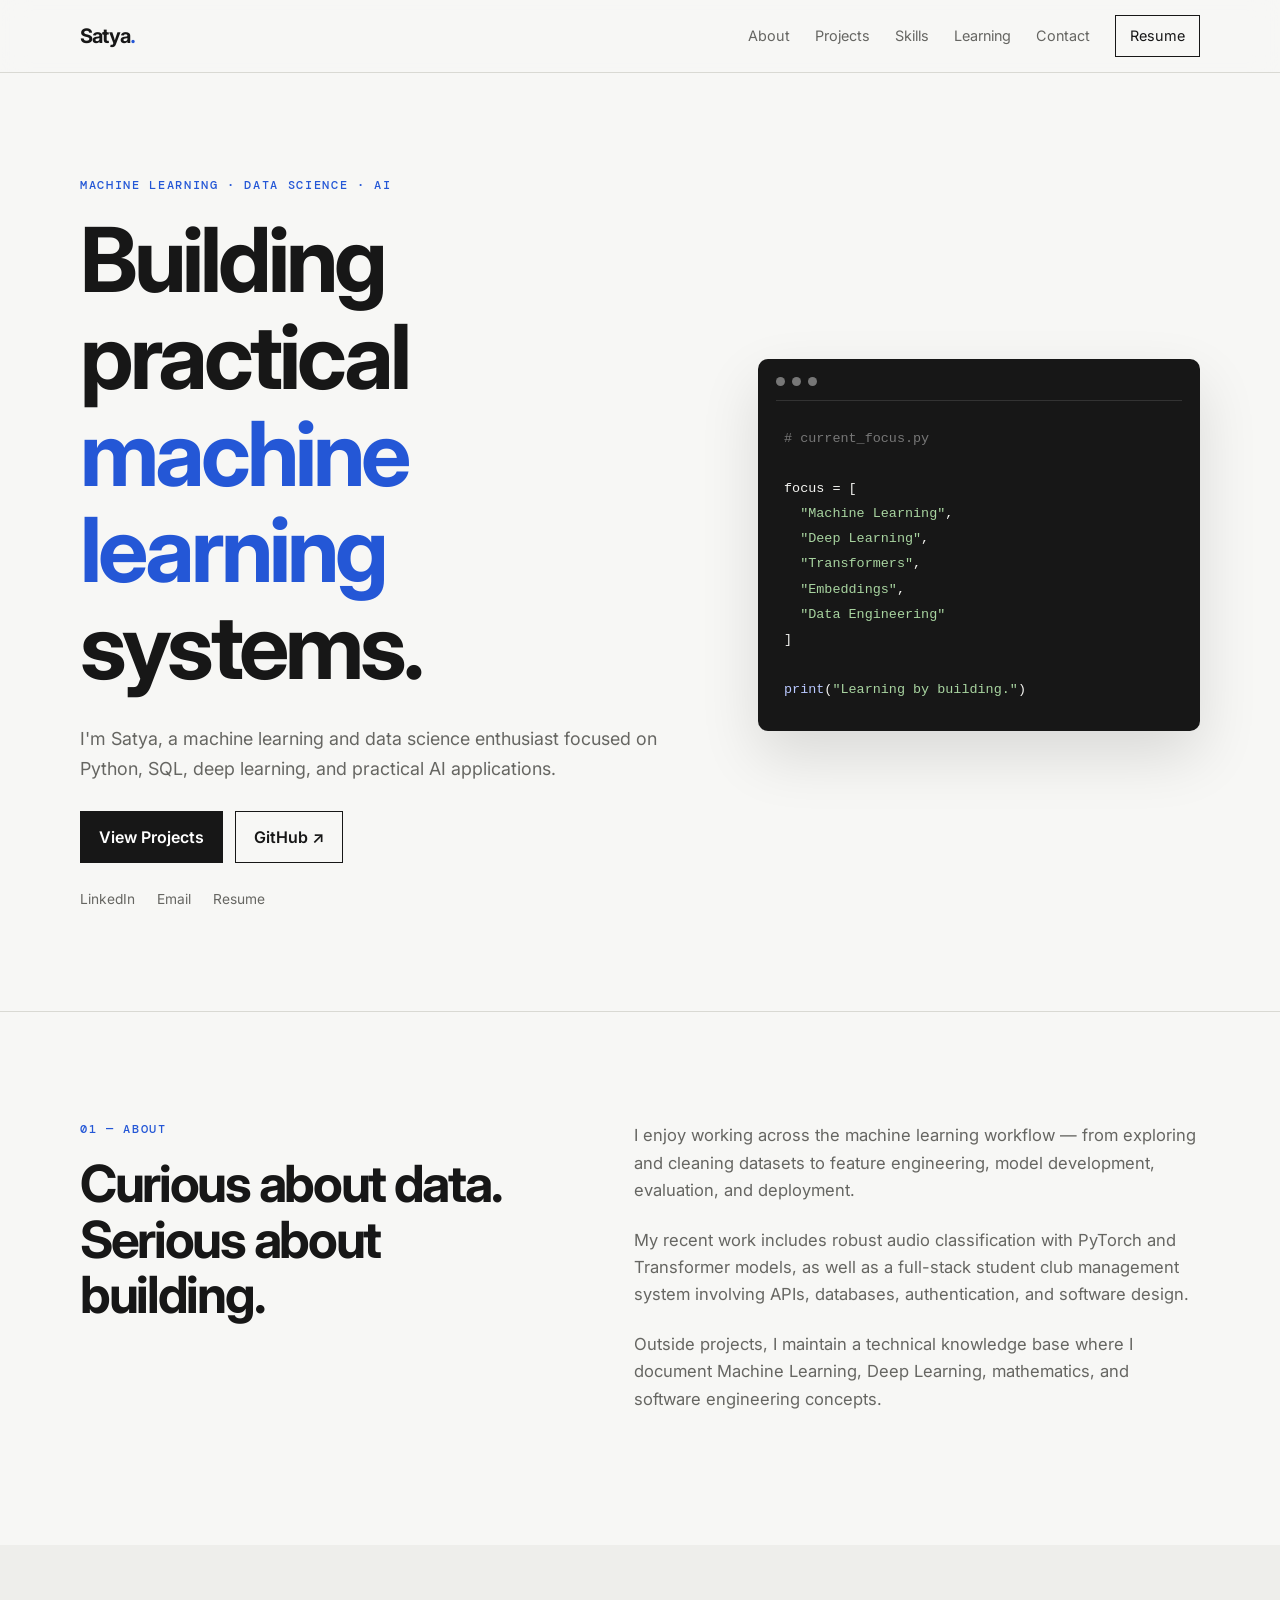
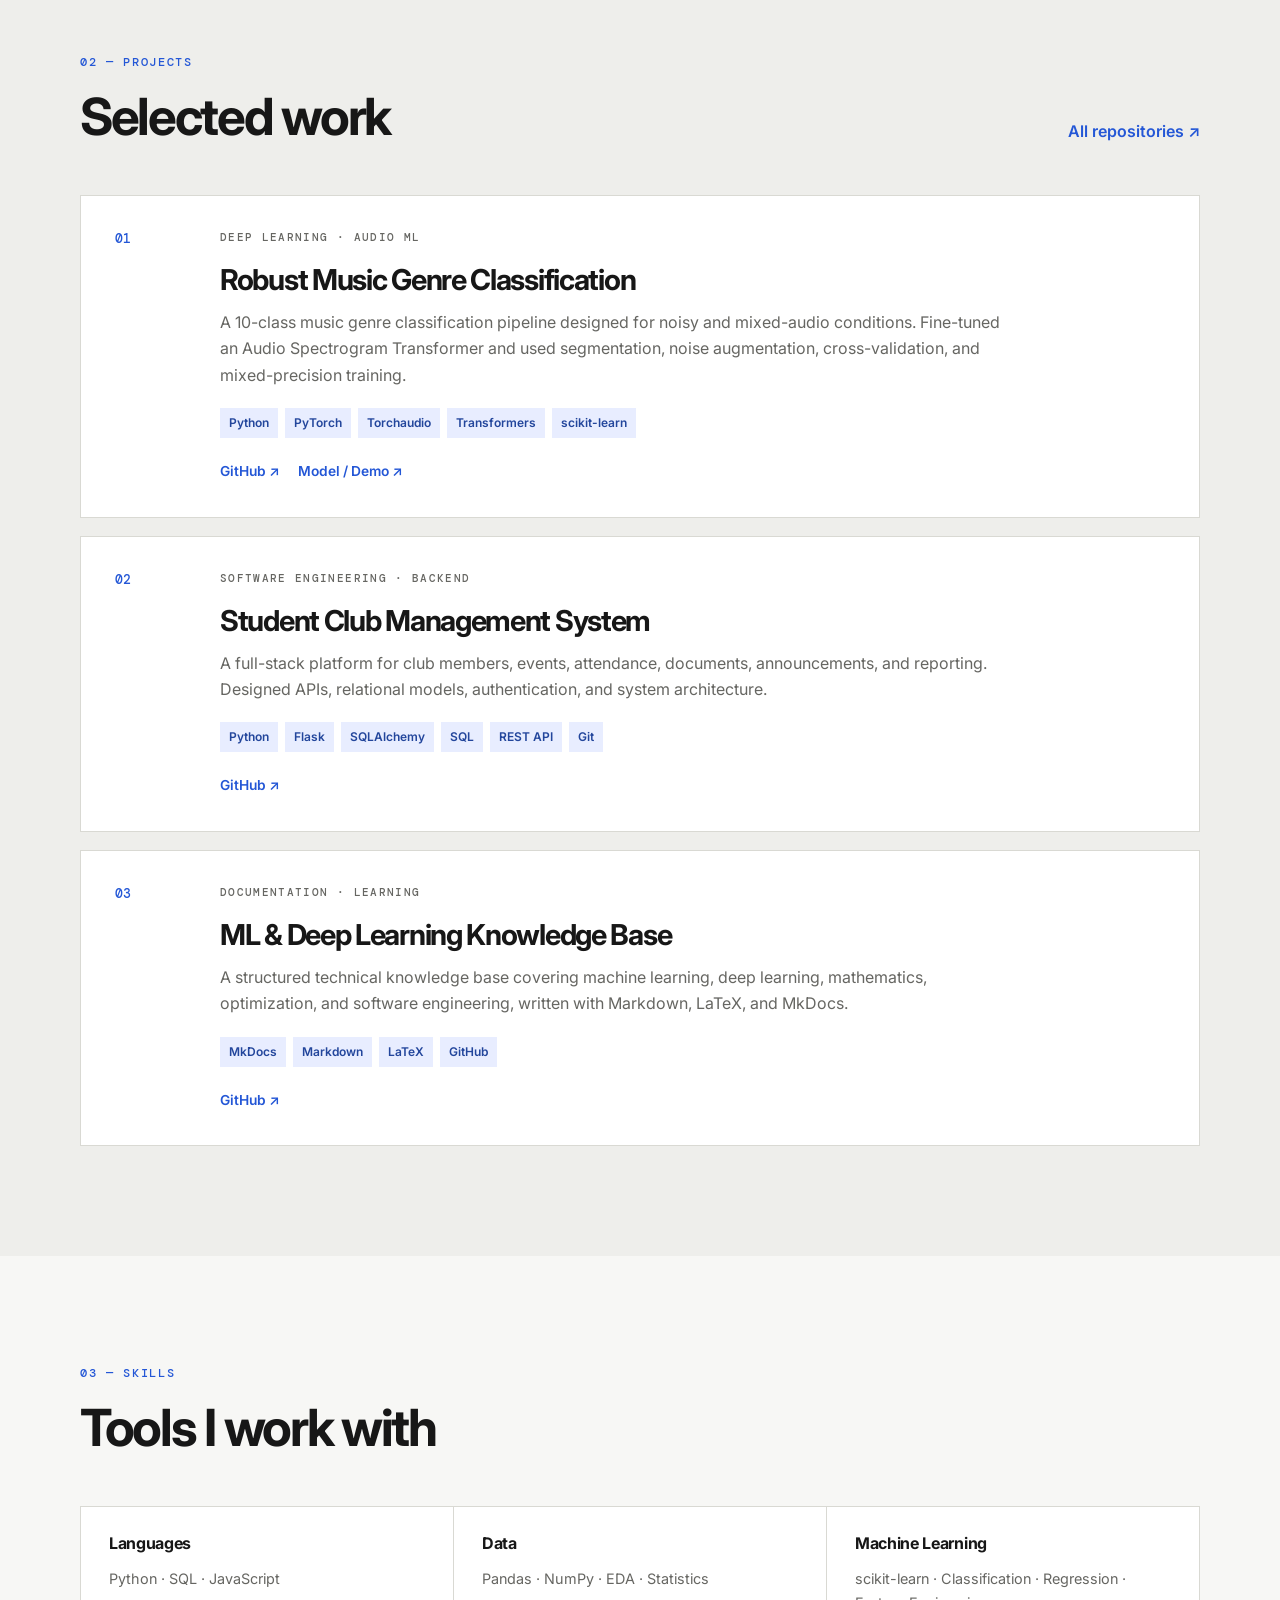
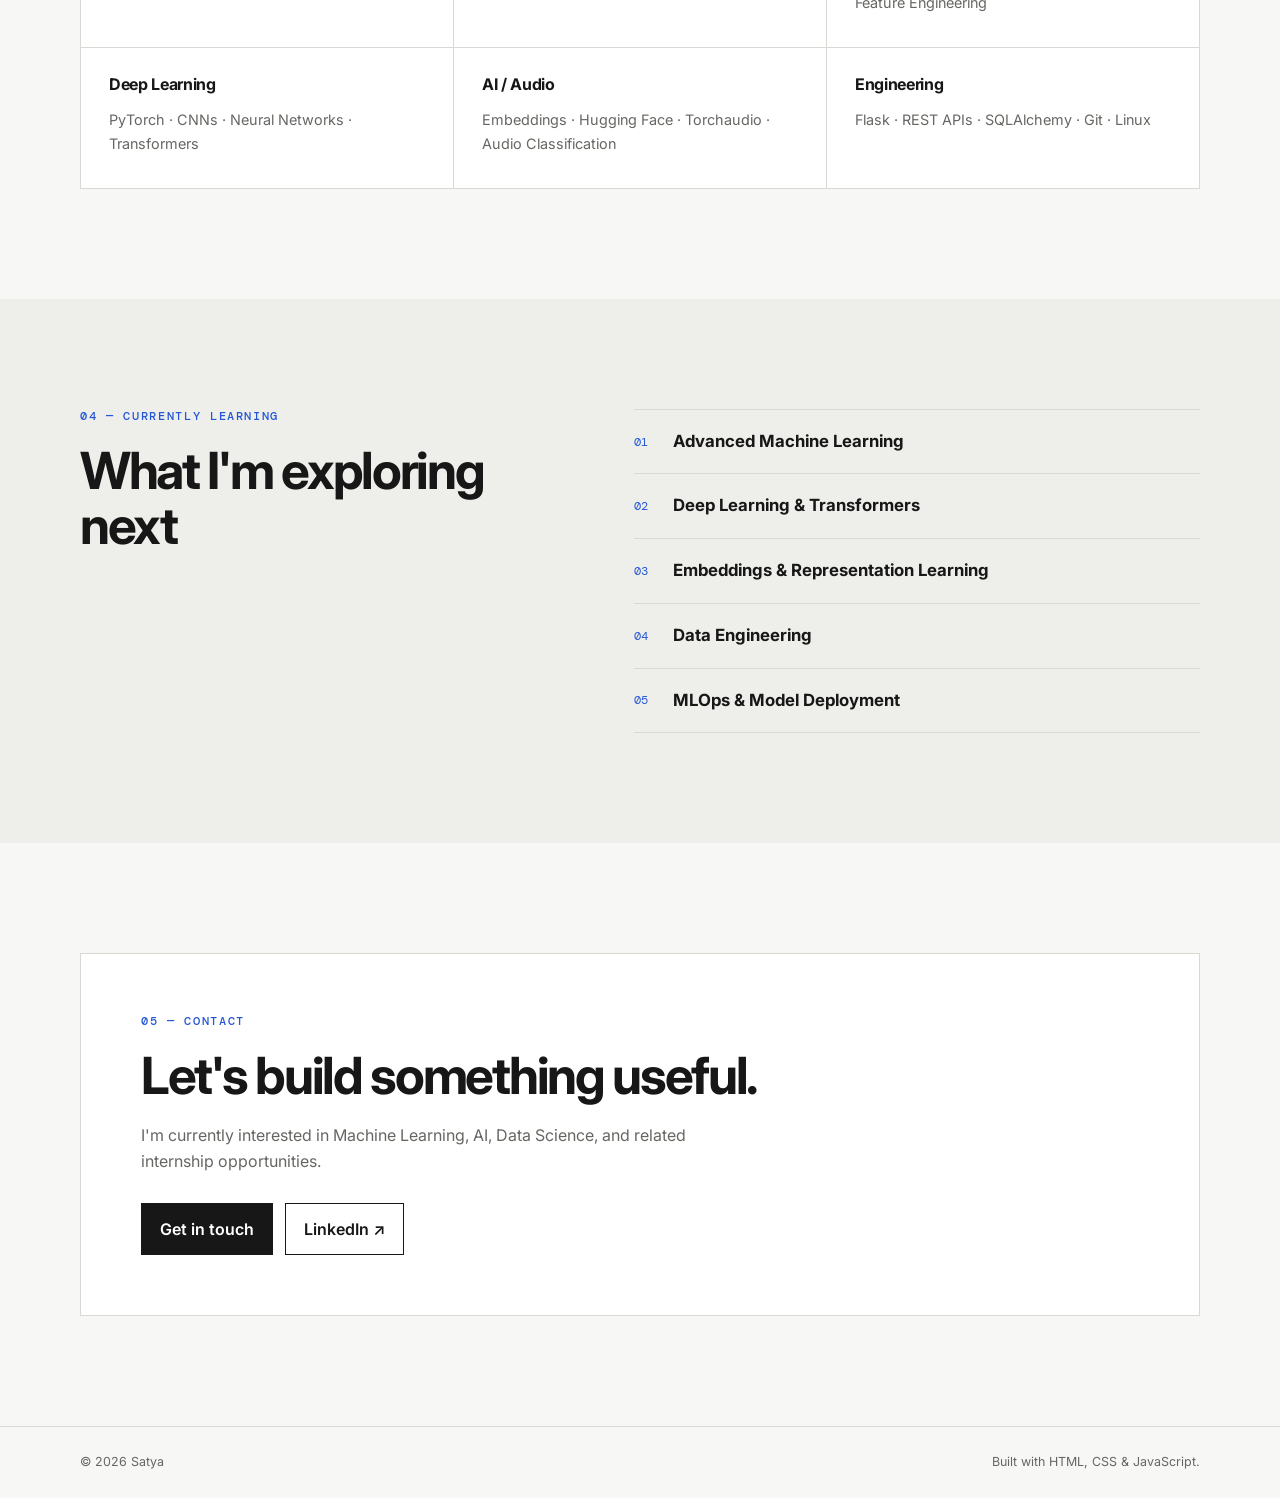
<file: main.html>
<!DOCTYPE html>
<html lang="en">
<head>
  <meta charset="UTF-8">
  <meta name="viewport" content="width=device-width, initial-scale=1.0">
  <meta name="description" content="Satya's portfolio — Machine Learning, Data Science and AI projects.">
  <title>Satya | Machine Learning & AI</title>
  <link rel="stylesheet" href="assets/css/style.css">
</head>
<body>
  <header class="nav-wrap">
    <nav class="nav container">
      <a class="brand" href="#home">Satya<span>.</span></a>
      <button class="menu-btn" aria-label="Toggle navigation">☰</button>
      <div class="nav-links">
        <a href="#about">About</a>
        <a href="#projects">Projects</a>
        <a href="#skills">Skills</a>
        <a href="#learning">Learning</a>
        <a href="#contact">Contact</a>
        <a class="nav-resume" href="assets/resume.pdf">Resume</a>
      </div>
    </nav>
  </header>

  <main>
    <section id="home" class="hero">
      <div class="container hero-grid">
        <div>
          <p class="eyebrow">MACHINE LEARNING · DATA SCIENCE · AI</p>
          <h1>Building practical<br><span>machine learning</span> systems.</h1>
          <p class="hero-text">
            I'm Satya, a machine learning and data science enthusiast focused on
            Python, SQL, deep learning, and practical AI applications.
          </p>
          <div class="hero-actions">
            <a class="btn primary" href="#projects">View Projects</a>
            <a class="btn secondary" href="https://github.com/yourusername" target="_blank" rel="noreferrer">GitHub ↗</a>
          </div>
          <div class="quick-links">
            <a href="https://www.linkedin.com/in/yourusername/" target="_blank" rel="noreferrer">LinkedIn</a>
            <a href="mailto:your.email@example.com">Email</a>
            <a href="assets/resume.pdf">Resume</a>
          </div>
        </div>
        <div class="hero-card">
          <div class="terminal-top"><span></span><span></span><span></span></div>
          <pre><code><span class="muted"># current_focus.py</span>

focus = [
  <span class="string">"Machine Learning"</span>,
  <span class="string">"Deep Learning"</span>,
  <span class="string">"Transformers"</span>,
  <span class="string">"Embeddings"</span>,
  <span class="string">"Data Engineering"</span>
]

<span class="keyword">print</span>(<span class="string">"Learning by building."</span>)</code></pre>
        </div>
      </div>
    </section>

    <section id="about" class="section">
      <div class="container two-col">
        <div>
          <p class="eyebrow">01 — ABOUT</p>
          <h2>Curious about data.<br>Serious about building.</h2>
        </div>
        <div class="prose">
          <p>
            I enjoy working across the machine learning workflow — from exploring
            and cleaning datasets to feature engineering, model development,
            evaluation, and deployment.
          </p>
          <p>
            My recent work includes robust audio classification with PyTorch and
            Transformer models, as well as a full-stack student club management
            system involving APIs, databases, authentication, and software design.
          </p>
          <p>
            Outside projects, I maintain a technical knowledge base where I
            document Machine Learning, Deep Learning, mathematics, and software
            engineering concepts.
          </p>
        </div>
      </div>
    </section>

    <section id="projects" class="section section-alt">
      <div class="container">
        <div class="section-heading">
          <div>
            <p class="eyebrow">02 — PROJECTS</p>
            <h2>Selected work</h2>
          </div>
          <a class="text-link" href="https://github.com/yourusername?tab=repositories" target="_blank" rel="noreferrer">All repositories ↗</a>
        </div>

        <div class="projects">
          <article class="project featured">
            <div class="project-number">01</div>
            <div>
              <p class="project-type">DEEP LEARNING · AUDIO ML</p>
              <h3>Robust Music Genre Classification</h3>
              <p>
                A 10-class music genre classification pipeline designed for noisy
                and mixed-audio conditions. Fine-tuned an Audio Spectrogram
                Transformer and used segmentation, noise augmentation,
                cross-validation, and mixed-precision training.
              </p>
              <div class="tags">
                <span>Python</span><span>PyTorch</span><span>Torchaudio</span>
                <span>Transformers</span><span>scikit-learn</span>
              </div>
              <div class="project-links">
                <a href="https://github.com/yourusername/messy-mashup" target="_blank" rel="noreferrer">GitHub ↗</a>
                <a href="https://huggingface.co/" target="_blank" rel="noreferrer">Model / Demo ↗</a>
              </div>
            </div>
          </article>

          <article class="project">
            <div class="project-number">02</div>
            <div>
              <p class="project-type">SOFTWARE ENGINEERING · BACKEND</p>
              <h3>Student Club Management System</h3>
              <p>
                A full-stack platform for club members, events, attendance,
                documents, announcements, and reporting. Designed APIs,
                relational models, authentication, and system architecture.
              </p>
              <div class="tags">
                <span>Python</span><span>Flask</span><span>SQLAlchemy</span>
                <span>SQL</span><span>REST API</span><span>Git</span>
              </div>
              <div class="project-links">
                <a href="https://github.com/yourusername/club-management" target="_blank" rel="noreferrer">GitHub ↗</a>
              </div>
            </div>
          </article>

          <article class="project">
            <div class="project-number">03</div>
            <div>
              <p class="project-type">DOCUMENTATION · LEARNING</p>
              <h3>ML & Deep Learning Knowledge Base</h3>
              <p>
                A structured technical knowledge base covering machine learning,
                deep learning, mathematics, optimization, and software engineering,
                written with Markdown, LaTeX, and MkDocs.
              </p>
              <div class="tags">
                <span>MkDocs</span><span>Markdown</span><span>LaTeX</span><span>GitHub</span>
              </div>
              <div class="project-links">
                <a href="https://github.com/yourusername/knowledge-base" target="_blank" rel="noreferrer">GitHub ↗</a>
              </div>
            </div>
          </article>
        </div>
      </div>
    </section>

    <section id="skills" class="section">
      <div class="container">
        <p class="eyebrow">03 — SKILLS</p>
        <h2>Tools I work with</h2>
        <div class="skill-grid">
          <div class="skill-group"><h3>Languages</h3><p>Python · SQL · JavaScript</p></div>
          <div class="skill-group"><h3>Data</h3><p>Pandas · NumPy · EDA · Statistics</p></div>
          <div class="skill-group"><h3>Machine Learning</h3><p>scikit-learn · Classification · Regression · Feature Engineering</p></div>
          <div class="skill-group"><h3>Deep Learning</h3><p>PyTorch · CNNs · Neural Networks · Transformers</p></div>
          <div class="skill-group"><h3>AI / Audio</h3><p>Embeddings · Hugging Face · Torchaudio · Audio Classification</p></div>
          <div class="skill-group"><h3>Engineering</h3><p>Flask · REST APIs · SQLAlchemy · Git · Linux</p></div>
        </div>
      </div>
    </section>

    <section id="learning" class="section section-alt">
      <div class="container two-col">
        <div>
          <p class="eyebrow">04 — CURRENTLY LEARNING</p>
          <h2>What I'm exploring next</h2>
        </div>
        <div class="learning-list">
          <div><span>01</span><strong>Advanced Machine Learning</strong></div>
          <div><span>02</span><strong>Deep Learning & Transformers</strong></div>
          <div><span>03</span><strong>Embeddings & Representation Learning</strong></div>
          <div><span>04</span><strong>Data Engineering</strong></div>
          <div><span>05</span><strong>MLOps & Model Deployment</strong></div>
        </div>
      </div>
    </section>

    <section id="contact" class="section contact">
      <div class="container contact-box">
        <p class="eyebrow">05 — CONTACT</p>
        <h2>Let's build something useful.</h2>
        <p>I'm currently interested in Machine Learning, AI, Data Science, and related internship opportunities.</p>
        <div class="hero-actions">
          <a class="btn primary" href="mailto:your.email@example.com">Get in touch</a>
          <a class="btn secondary" href="https://www.linkedin.com/in/yourusername/" target="_blank" rel="noreferrer">LinkedIn ↗</a>
        </div>
      </div>
    </section>
  </main>

  <footer class="footer">
    <div class="container footer-inner">
      <span>© <span id="year"></span> Satya</span>
      <span>Built with HTML, CSS & JavaScript.</span>
    </div>
  </footer>

  <script src="assets/js/main.js"></script>
</body>
</html>
</file>
<file: assets/css/style.css>
@import url('https://fonts.googleapis.com/css2?family=DM+Mono:wght@400;500&family=Inter:wght@400;500;600;700&display=swap');

:root {
  --bg: #f7f7f5;
  --surface: #ffffff;
  --surface-2: #eeeeeb;
  --text: #171717;
  --muted: #666662;
  --line: #d9d9d3;
  --accent: #2457d6;
  --accent-soft: #e8edff;
  --max: 1120px;
}

* { box-sizing: border-box; }
html { scroll-behavior: smooth; }
body {
  margin: 0;
  background: var(--bg);
  color: var(--text);
  font-family: Inter, system-ui, sans-serif;
  line-height: 1.65;
}
a { color: inherit; text-decoration: none; }
.container { width: min(calc(100% - 40px), var(--max)); margin: auto; }

.nav-wrap {
  position: sticky; top: 0; z-index: 10;
  background: rgba(247,247,245,.9);
  backdrop-filter: blur(14px);
  border-bottom: 1px solid var(--line);
}
.nav { min-height: 72px; display: flex; align-items: center; justify-content: space-between; }
.brand { font-size: 1.25rem; font-weight: 700; letter-spacing: -.04em; }
.brand span { color: var(--accent); }
.nav-links { display: flex; align-items: center; gap: 25px; font-size: .9rem; color: var(--muted); }
.nav-links a:hover, .quick-links a:hover, .text-link:hover { color: var(--accent); }
.nav-resume { padding: 8px 14px; border: 1px solid var(--text); color: var(--text); }
.menu-btn { display: none; border: 0; background: none; font-size: 1.4rem; }

.hero { padding: 105px 0 100px; border-bottom: 1px solid var(--line); }
.hero-grid { display: grid; grid-template-columns: 1.15fr .85fr; gap: 80px; align-items: center; }
.eyebrow { font: 500 .74rem/1.2 "DM Mono", monospace; letter-spacing: .14em; color: var(--accent); margin: 0 0 20px; }
h1, h2, h3 { line-height: 1.08; letter-spacing: -.045em; margin: 0; }
h1 { font-size: clamp(3.1rem, 7vw, 5.7rem); max-width: 850px; }
h1 span { color: var(--accent); }
h2 { font-size: clamp(2.1rem, 4vw, 3.4rem); }
.hero-text { max-width: 650px; font-size: 1.12rem; color: var(--muted); margin: 28px 0; }
.hero-actions { display: flex; gap: 12px; flex-wrap: wrap; }
.btn { display: inline-block; padding: 12px 18px; font-weight: 600; border: 1px solid var(--text); }
.btn.primary { background: var(--text); color: white; }
.btn.secondary { background: transparent; }
.quick-links { display: flex; gap: 22px; margin-top: 25px; font-size: .86rem; color: var(--muted); }

.hero-card {
  background: #171717; color: #f5f5f2; border-radius: 10px;
  padding: 18px; box-shadow: 0 25px 60px rgba(0,0,0,.12);
}
.terminal-top { display: flex; gap: 7px; padding-bottom: 14px; border-bottom: 1px solid #333; }
.terminal-top span { width: 9px; height: 9px; border-radius: 50%; background: #777; }
pre { overflow: auto; margin: 0; padding: 25px 8px 10px; font: .84rem/1.8 "DM Mono", monospace; }
.muted { color: #777; }
.string { color: #a8d4a0; }
.keyword { color: #b9c8ff; }

.section { padding: 110px 0; }
.section-alt { background: var(--surface-2); }
.two-col { display: grid; grid-template-columns: .9fr 1.1fr; gap: 90px; }
.prose { max-width: 650px; color: var(--muted); font-size: 1.04rem; }
.prose p { margin-top: 0; margin-bottom: 22px; }

.section-heading { display: flex; justify-content: space-between; align-items: end; gap: 20px; margin-bottom: 50px; }
.text-link { font-weight: 600; color: var(--accent); }

.projects { display: grid; gap: 18px; }
.project {
  display: grid; grid-template-columns: 80px 1fr; gap: 25px;
  padding: 34px; background: var(--surface); border: 1px solid var(--line);
}
.project:hover { border-color: #aaa; }
.project-number { font: 500 .82rem "DM Mono", monospace; color: var(--accent); }
.project-type { font: 500 .7rem "DM Mono", monospace; letter-spacing: .12em; color: var(--muted); margin: 0 0 10px; }
.project h3 { font-size: 1.8rem; margin-bottom: 14px; }
.project p { color: var(--muted); max-width: 800px; margin: 0 0 20px; }
.tags { display: flex; flex-wrap: wrap; gap: 7px; }
.tags span { padding: 5px 9px; background: var(--accent-soft); color: #23469c; font-size: .75rem; font-weight: 600; }
.project-links { display: flex; gap: 18px; margin-top: 22px; font-size: .86rem; font-weight: 600; color: var(--accent); }

.skill-grid { display: grid; grid-template-columns: repeat(3, 1fr); gap: 1px; margin-top: 50px; background: var(--line); border: 1px solid var(--line); }
.skill-group { background: var(--surface); padding: 28px; min-height: 140px; }
.skill-group h3 { font-size: 1rem; letter-spacing: -.02em; margin-bottom: 15px; }
.skill-group p { margin: 0; color: var(--muted); font-size: .9rem; }

.learning-list { border-top: 1px solid var(--line); }
.learning-list div { display: flex; gap: 25px; align-items: center; padding: 18px 0; border-bottom: 1px solid var(--line); }
.learning-list span { font: .75rem "DM Mono", monospace; color: var(--accent); }
.learning-list strong { font-size: 1.05rem; }

.contact-box { border: 1px solid var(--line); background: var(--surface); padding: 60px; }
.contact-box h2 { max-width: 650px; margin-bottom: 18px; }
.contact-box p:not(.eyebrow) { color: var(--muted); max-width: 600px; margin-bottom: 28px; }

.footer { border-top: 1px solid var(--line); padding: 25px 0; font-size: .78rem; color: var(--muted); }
.footer-inner { display: flex; justify-content: space-between; gap: 20px; }

@media (max-width: 800px) {
  .nav-links {
    display: none; position: absolute; top: 72px; left: 0; right: 0;
    background: var(--bg); border-bottom: 1px solid var(--line);
    padding: 20px; flex-direction: column; align-items: flex-start;
  }
  .nav-links.open { display: flex; }
  .menu-btn { display: block; }
  .hero { padding: 75px 0; }
  .hero-grid, .two-col { grid-template-columns: 1fr; gap: 45px; }
  .skill-grid { grid-template-columns: 1fr; }
  .project { grid-template-columns: 1fr; }
  .project-number { margin-bottom: -12px; }
  .section { padding: 75px 0; }
  .section-heading { align-items: start; flex-direction: column; }
  .contact-box { padding: 35px; }
  .footer-inner { flex-direction: column; }
}
</file>
<file: assets/stylesheets/main.484c7ddc.min.css>
@charset "UTF-8";html{-webkit-text-size-adjust:none;-moz-text-size-adjust:none;text-size-adjust:none;box-sizing:border-box}*,:after,:before{box-sizing:inherit}@media (prefers-reduced-motion){*,:after,:before{transition:none!important}}body{margin:0}a,button,input,label{-webkit-tap-highlight-color:transparent}a{color:inherit;text-decoration:none}hr{border:0;box-sizing:initial;display:block;height:.05rem;overflow:visible;padding:0}small{font-size:80%}sub,sup{line-height:1em}img{border-style:none}table{border-collapse:initial;border-spacing:0}td,th{font-weight:400;vertical-align:top}button{background:#0000;border:0;font-family:inherit;font-size:inherit;margin:0;padding:0}input{border:0;outline:none}:root{--md-primary-fg-color:#4051b5;--md-primary-fg-color--light:#5d6cc0;--md-primary-fg-color--dark:#303fa1;--md-primary-bg-color:#fff;--md-primary-bg-color--light:#ffffffb3;--md-accent-fg-color:#526cfe;--md-accent-fg-color--transparent:#526cfe1a;--md-accent-bg-color:#fff;--md-accent-bg-color--light:#ffffffb3}[data-md-color-scheme=default]{color-scheme:light}[data-md-color-scheme=default] img[src$="#gh-dark-mode-only"],[data-md-color-scheme=default] img[src$="#only-dark"]{display:none}:root,[data-md-color-scheme=default]{--md-hue:225deg;--md-default-fg-color:#000000de;--md-default-fg-color--light:#0000008a;--md-default-fg-color--lighter:#00000052;--md-default-fg-color--lightest:#00000012;--md-default-bg-color:#fff;--md-default-bg-color--light:#ffffffb3;--md-default-bg-color--lighter:#ffffff4d;--md-default-bg-color--lightest:#ffffff1f;--md-code-fg-color:#36464e;--md-code-bg-color:#f5f5f5;--md-code-bg-color--light:#f5f5f5b3;--md-code-bg-color--lighter:#f5f5f54d;--md-code-hl-color:#4287ff;--md-code-hl-color--light:#4287ff1a;--md-code-hl-number-color:#d52a2a;--md-code-hl-special-color:#db1457;--md-code-hl-function-color:#a846b9;--md-code-hl-constant-color:#6e59d9;--md-code-hl-keyword-color:#3f6ec6;--md-code-hl-string-color:#1c7d4d;--md-code-hl-name-color:var(--md-code-fg-color);--md-code-hl-operator-color:var(--md-default-fg-color--light);--md-code-hl-punctuation-color:var(--md-default-fg-color--light);--md-code-hl-comment-color:var(--md-default-fg-color--light);--md-code-hl-generic-color:var(--md-default-fg-color--light);--md-code-hl-variable-color:var(--md-default-fg-color--light);--md-typeset-color:var(--md-default-fg-color);--md-typeset-a-color:var(--md-primary-fg-color);--md-typeset-del-color:#f5503d26;--md-typeset-ins-color:#0bd57026;--md-typeset-kbd-color:#fafafa;--md-typeset-kbd-accent-color:#fff;--md-typeset-kbd-border-color:#b8b8b8;--md-typeset-mark-color:#ffff0080;--md-typeset-table-color:#0000001f;--md-typeset-table-color--light:rgba(0,0,0,.035);--md-admonition-fg-color:var(--md-default-fg-color);--md-admonition-bg-color:var(--md-default-bg-color);--md-warning-fg-color:#000000de;--md-warning-bg-color:#ff9;--md-footer-fg-color:#fff;--md-footer-fg-color--light:#ffffffb3;--md-footer-fg-color--lighter:#ffffff73;--md-footer-bg-color:#000000de;--md-footer-bg-color--dark:#00000052;--md-shadow-z1:0 0.2rem 0.5rem #0000000d,0 0 0.05rem #0000001a;--md-shadow-z2:0 0.2rem 0.5rem #0000001a,0 0 0.05rem #00000040;--md-shadow-z3:0 0.2rem 0.5rem #0003,0 0 0.05rem #00000059}.md-icon svg{fill:currentcolor;display:block;height:1.2rem;width:1.2rem}body{-webkit-font-smoothing:antialiased;-moz-osx-font-smoothing:grayscale;--md-text-font-family:var(--md-text-font,_),-apple-system,BlinkMacSystemFont,Helvetica,Arial,sans-serif;--md-code-font-family:var(--md-code-font,_),SFMono-Regular,Consolas,Menlo,monospace}aside,body,input{font-feature-settings:"kern","liga";color:var(--md-typeset-color);font-family:var(--md-text-font-family)}code,kbd,pre{font-feature-settings:"kern";font-family:var(--md-code-font-family)}:root{--md-typeset-table-sort-icon:url('data:image/svg+xml;charset=utf-8,<svg xmlns="http://www.w3.org/2000/svg" viewBox="0 0 24 24"><path d="m18 21-4-4h3V7h-3l4-4 4 4h-3v10h3M2 19v-2h10v2M2 13v-2h7v2M2 7V5h4v2z"/></svg>');--md-typeset-table-sort-icon--asc:url('data:image/svg+xml;charset=utf-8,<svg xmlns="http://www.w3.org/2000/svg" viewBox="0 0 24 24"><path d="M19 17h3l-4 4-4-4h3V3h2M2 17h10v2H2M6 5v2H2V5m0 6h7v2H2z"/></svg>');--md-typeset-table-sort-icon--desc:url('data:image/svg+xml;charset=utf-8,<svg xmlns="http://www.w3.org/2000/svg" viewBox="0 0 24 24"><path d="M19 7h3l-4-4-4 4h3v14h2M2 17h10v2H2M6 5v2H2V5m0 6h7v2H2z"/></svg>')}.md-typeset{-webkit-print-color-adjust:exact;color-adjust:exact;font-size:.8rem;line-height:1.6;overflow-wrap:break-word}@media print{.md-typeset{font-size:.68rem}}.md-typeset blockquote,.md-typeset dl,.md-typeset figure,.md-typeset ol,.md-typeset pre,.md-typeset ul{margin-bottom:1em;margin-top:1em}.md-typeset h1{color:var(--md-default-fg-color--light);font-size:2em;line-height:1.3;margin:0 0 1.25em}.md-typeset h1,.md-typeset h2{font-weight:300;letter-spacing:-.01em}.md-typeset h2{font-size:1.5625em;line-height:1.4;margin:1.6em 0 .64em}.md-typeset h3{font-size:1.25em;font-weight:400;letter-spacing:-.01em;line-height:1.5;margin:1.6em 0 .8em}.md-typeset h2+h3{margin-top:.8em}.md-typeset h4{font-weight:700;letter-spacing:-.01em;margin:1em 0}.md-typeset h5,.md-typeset h6{color:var(--md-default-fg-color--light);font-size:.8em;font-weight:700;letter-spacing:-.01em;margin:1.25em 0}.md-typeset h5{text-transform:uppercase}.md-typeset h5 code{text-transform:none}.md-typeset hr{border-bottom:.05rem solid var(--md-default-fg-color--lightest);display:flow-root;margin:1.5em 0}.md-typeset a{color:var(--md-typeset-a-color);word-break:break-word}.md-typeset a,.md-typeset a:before{transition:color 125ms}.md-typeset a:focus,.md-typeset a:hover{color:var(--md-accent-fg-color)}.md-typeset a:focus code,.md-typeset a:hover code{background-color:var(--md-accent-fg-color--transparent);color:var(--md-accent-fg-color)}.md-typeset a code{color:var(--md-typeset-a-color)}.md-typeset a.focus-visible{outline-color:var(--md-accent-fg-color);outline-offset:.2rem}.md-typeset code,.md-typeset kbd,.md-typeset pre{color:var(--md-code-fg-color);direction:ltr;font-variant-ligatures:none;transition:background-color 125ms}@media print{.md-typeset code,.md-typeset kbd,.md-typeset pre{white-space:pre-wrap}}.md-typeset code{background-color:var(--md-code-bg-color);border-radius:.1rem;-webkit-box-decoration-break:clone;box-decoration-break:clone;font-size:.85em;padding:0 .2941176471em;transition:color 125ms,background-color 125ms;word-break:break-word}.md-typeset code:not(.focus-visible){-webkit-tap-highlight-color:transparent;outline:none}.md-typeset pre{display:flow-root;line-height:1.4;position:relative}.md-typeset pre>code{-webkit-box-decoration-break:slice;box-decoration-break:slice;box-shadow:none;display:block;margin:0;outline-color:var(--md-accent-fg-color);overflow:auto;padding:.7720588235em 1.1764705882em;scrollbar-color:var(--md-default-fg-color--lighter) #0000;scrollbar-width:thin;touch-action:auto;word-break:normal}.md-typeset pre>code:hover{scrollbar-color:var(--md-accent-fg-color) #0000}.md-typeset pre>code::-webkit-scrollbar{height:.2rem;width:.2rem}.md-typeset pre>code::-webkit-scrollbar-thumb{background-color:var(--md-default-fg-color--lighter)}.md-typeset pre>code::-webkit-scrollbar-thumb:hover{background-color:var(--md-accent-fg-color)}.md-typeset kbd{background-color:var(--md-typeset-kbd-color);border-radius:.1rem;box-shadow:0 .1rem 0 .05rem var(--md-typeset-kbd-border-color),0 .1rem 0 var(--md-typeset-kbd-border-color),0 -.1rem .2rem var(--md-typeset-kbd-accent-color) inset;color:var(--md-default-fg-color);display:inline-block;font-size:.75em;padding:0 .6666666667em;vertical-align:text-top;word-break:break-word}.md-typeset mark{background-color:var(--md-typeset-mark-color);-webkit-box-decoration-break:clone;box-decoration-break:clone;color:inherit;word-break:break-word}.md-typeset abbr{cursor:help;text-decoration:none}.md-typeset [data-preview],.md-typeset abbr{border-bottom:.05rem dotted var(--md-default-fg-color--light)}.md-typeset small{opacity:.75}[dir=ltr] .md-typeset sub,[dir=ltr] .md-typeset sup{margin-left:.078125em}[dir=rtl] .md-typeset sub,[dir=rtl] .md-typeset sup{margin-right:.078125em}[dir=ltr] .md-typeset blockquote{padding-left:.6rem}[dir=rtl] .md-typeset blockquote{padding-right:.6rem}[dir=ltr] .md-typeset blockquote{border-left:.2rem solid var(--md-default-fg-color--lighter)}[dir=rtl] .md-typeset blockquote{border-right:.2rem solid var(--md-default-fg-color--lighter)}.md-typeset blockquote{color:var(--md-default-fg-color--light);margin-left:0;margin-right:0}.md-typeset ul{list-style-type:disc}.md-typeset ul[type]{list-style-type:revert-layer}[dir=ltr] .md-typeset ol,[dir=ltr] .md-typeset ul{margin-left:.625em}[dir=rtl] .md-typeset ol,[dir=rtl] .md-typeset ul{margin-right:.625em}.md-typeset ol,.md-typeset ul{padding:0}.md-typeset ol:not([hidden]),.md-typeset ul:not([hidden]){display:flow-root}.md-typeset ol ol,.md-typeset ul ol{list-style-type:lower-alpha}.md-typeset ol ol ol,.md-typeset ul ol ol{list-style-type:lower-roman}.md-typeset ol ol ol ol,.md-typeset ul ol ol ol{list-style-type:upper-alpha}.md-typeset ol ol ol ol ol,.md-typeset ul ol ol ol ol{list-style-type:upper-roman}.md-typeset ol[type],.md-typeset ul[type]{list-style-type:revert-layer}[dir=ltr] .md-typeset ol li,[dir=ltr] .md-typeset ul li{margin-left:1.25em}[dir=rtl] .md-typeset ol li,[dir=rtl] .md-typeset ul li{margin-right:1.25em}.md-typeset ol li,.md-typeset ul li{margin-bottom:.5em}.md-typeset ol li blockquote,.md-typeset ol li p,.md-typeset ul li blockquote,.md-typeset ul li p{margin:.5em 0}.md-typeset ol li:last-child,.md-typeset ul li:last-child{margin-bottom:0}[dir=ltr] .md-typeset ol li ol,[dir=ltr] .md-typeset ol li ul,[dir=ltr] .md-typeset ul li ol,[dir=ltr] .md-typeset ul li ul{margin-left:.625em}[dir=rtl] .md-typeset ol li ol,[dir=rtl] .md-typeset ol li ul,[dir=rtl] .md-typeset ul li ol,[dir=rtl] .md-typeset ul li ul{margin-right:.625em}.md-typeset ol li ol,.md-typeset ol li ul,.md-typeset ul li ol,.md-typeset ul li ul{margin-bottom:.5em;margin-top:.5em}[dir=ltr] .md-typeset dd{margin-left:1.875em}[dir=rtl] .md-typeset dd{margin-right:1.875em}.md-typeset dd{margin-bottom:1.5em;margin-top:1em}.md-typeset img,.md-typeset svg,.md-typeset video{height:auto;max-width:100%}.md-typeset img[align=left]{margin:1em 1em 1em 0}.md-typeset img[align=right]{margin:1em 0 1em 1em}.md-typeset img[align]:only-child{margin-top:0}.md-typeset figure{display:flow-root;margin:1em auto;max-width:100%;text-align:center;width:fit-content}.md-typeset figure img{display:block;margin:0 auto}.md-typeset figcaption{font-style:italic;margin:1em auto;max-width:24rem}.md-typeset iframe{max-width:100%}.md-typeset table:not([class]){background-color:var(--md-default-bg-color);border:.05rem solid var(--md-typeset-table-color);border-radius:.1rem;display:inline-block;font-size:.64rem;max-width:100%;overflow:auto;touch-action:auto}@media print{.md-typeset table:not([class]){display:table}}.md-typeset table:not([class])+*{margin-top:1.5em}.md-typeset table:not([class]) td>:first-child,.md-typeset table:not([class]) th>:first-child{margin-top:0}.md-typeset table:not([class]) td>:last-child,.md-typeset table:not([class]) th>:last-child{margin-bottom:0}.md-typeset table:not([class]) td:not([align]),.md-typeset table:not([class]) th:not([align]){text-align:left}[dir=rtl] .md-typeset table:not([class]) td:not([align]),[dir=rtl] .md-typeset table:not([class]) th:not([align]){text-align:right}.md-typeset table:not([class]) th{font-weight:700;min-width:5rem;padding:.9375em 1.25em;vertical-align:top}.md-typeset table:not([class]) td{border-top:.05rem solid var(--md-typeset-table-color);padding:.9375em 1.25em;vertical-align:top}.md-typeset table:not([class]) tbody tr{transition:background-color 125ms}.md-typeset table:not([class]) tbody tr:hover{background-color:var(--md-typeset-table-color--light);box-shadow:0 .05rem 0 var(--md-default-bg-color) inset}.md-typeset table:not([class]) a{word-break:normal}.md-typeset table th[role=columnheader]{cursor:pointer}[dir=ltr] .md-typeset table th[role=columnheader]:after{margin-left:.5em}[dir=rtl] .md-typeset table th[role=columnheader]:after{margin-right:.5em}.md-typeset table th[role=columnheader]:after{content:"";display:inline-block;height:1.2em;-webkit-mask-image:var(--md-typeset-table-sort-icon);mask-image:var(--md-typeset-table-sort-icon);-webkit-mask-repeat:no-repeat;mask-repeat:no-repeat;-webkit-mask-size:contain;mask-size:contain;transition:background-color 125ms;vertical-align:text-bottom;width:1.2em}.md-typeset table th[role=columnheader]:hover:after{background-color:var(--md-default-fg-color--lighter)}.md-typeset table th[role=columnheader][aria-sort=ascending]:after{background-color:var(--md-default-fg-color--light);-webkit-mask-image:var(--md-typeset-table-sort-icon--asc);mask-image:var(--md-typeset-table-sort-icon--asc)}.md-typeset table th[role=columnheader][aria-sort=descending]:after{background-color:var(--md-default-fg-color--light);-webkit-mask-image:var(--md-typeset-table-sort-icon--desc);mask-image:var(--md-typeset-table-sort-icon--desc)}.md-typeset__scrollwrap{margin:1em -.8rem;overflow-x:auto;touch-action:auto}.md-typeset__table{display:inline-block;margin-bottom:.5em;padding:0 .8rem}@media print{.md-typeset__table{display:block}}html .md-typeset__table table{display:table;margin:0;overflow:hidden;width:100%}@media screen and (max-width:44.984375em){.md-content__inner>pre{margin:1em -.8rem}.md-content__inner>pre code{border-radius:0}}.md-typeset .md-author{border-radius:100%;display:block;flex-shrink:0;height:1.6rem;overflow:hidden;position:relative;transition:color 125ms,transform 125ms;width:1.6rem}.md-typeset .md-author img{display:block}.md-typeset .md-author--more{background:var(--md-default-fg-color--lightest);color:var(--md-default-fg-color--lighter);font-size:.6rem;font-weight:700;line-height:1.6rem;text-align:center}.md-typeset .md-author--long{height:2.4rem;width:2.4rem}.md-typeset a.md-author{transform:scale(1)}.md-typeset a.md-author img{border-radius:100%;filter:grayscale(100%) opacity(75%);transition:filter 125ms}.md-typeset a.md-author:focus,.md-typeset a.md-author:hover{transform:scale(1.1);z-index:1}.md-typeset a.md-author:focus img,.md-typeset a.md-author:hover img{filter:grayscale(0)}.md-banner{background-color:var(--md-footer-bg-color);color:var(--md-footer-fg-color);overflow:auto}@media print{.md-banner{display:none}}.md-banner--warning{background-color:var(--md-warning-bg-color);color:var(--md-warning-fg-color)}.md-banner__inner{font-size:.7rem;margin:.6rem auto;padding:0 .8rem}[dir=ltr] .md-banner__button{float:right}[dir=rtl] .md-banner__button{float:left}.md-banner__button{color:inherit;cursor:pointer;transition:opacity .25s}.no-js .md-banner__button{display:none}.md-banner__button:hover{opacity:.7}html{font-size:125%;height:100%;overflow-x:hidden}@media screen and (min-width:100em){html{font-size:137.5%}}@media screen and (min-width:125em){html{font-size:150%}}body{background-color:var(--md-default-bg-color);display:flex;flex-direction:column;font-size:.5rem;min-height:100%;position:relative;width:100%}@media print{body{display:block}}@media screen and (max-width:59.984375em){body[data-md-scrolllock]{position:fixed}}.md-grid{margin-left:auto;margin-right:auto;max-width:61rem}.md-container{display:flex;flex-direction:column;flex-grow:1}@media print{.md-container{display:block}}.md-main{flex-grow:1}.md-main__inner{display:flex;height:100%;margin-top:1.5rem}.md-ellipsis{overflow:hidden;text-overflow:ellipsis}.md-toggle{display:none}.md-option{height:0;opacity:0;position:absolute;width:0}.md-option:checked+label:not([hidden]){display:block}.md-option.focus-visible+label{outline-color:var(--md-accent-fg-color);outline-style:auto}.md-skip{background-color:var(--md-default-fg-color);border-radius:.1rem;color:var(--md-default-bg-color);font-size:.64rem;margin:.5rem;opacity:0;outline-color:var(--md-accent-fg-color);padding:.3rem .5rem;position:fixed;transform:translateY(.4rem);z-index:-1}.md-skip:focus{opacity:1;transform:translateY(0);transition:transform .25s cubic-bezier(.4,0,.2,1),opacity 175ms 75ms;z-index:10}@page{margin:25mm}:root{--md-clipboard-icon:url('data:image/svg+xml;charset=utf-8,<svg xmlns="http://www.w3.org/2000/svg" viewBox="0 0 24 24"><path d="M19 21H8V7h11m0-2H8a2 2 0 0 0-2 2v14a2 2 0 0 0 2 2h11a2 2 0 0 0 2-2V7a2 2 0 0 0-2-2m-3-4H4a2 2 0 0 0-2 2v14h2V3h12z"/></svg>')}.md-clipboard{border-radius:.1rem;color:var(--md-default-fg-color--lightest);cursor:pointer;height:1.5em;outline-color:var(--md-accent-fg-color);outline-offset:.1rem;transition:color .25s;width:1.5em;z-index:1}@media print{.md-clipboard{display:none}}.md-clipboard:not(.focus-visible){-webkit-tap-highlight-color:transparent;outline:none}:hover>.md-clipboard{color:var(--md-default-fg-color--light)}.md-clipboard:focus,.md-clipboard:hover{color:var(--md-accent-fg-color)}.md-clipboard:after{background-color:currentcolor;content:"";display:block;height:1.125em;margin:0 auto;-webkit-mask-image:var(--md-clipboard-icon);mask-image:var(--md-clipboard-icon);-webkit-mask-position:center;mask-position:center;-webkit-mask-repeat:no-repeat;mask-repeat:no-repeat;-webkit-mask-size:contain;mask-size:contain;width:1.125em}.md-clipboard--inline{cursor:pointer}.md-clipboard--inline code{transition:color .25s,background-color .25s}.md-clipboard--inline:focus code,.md-clipboard--inline:hover code{background-color:var(--md-accent-fg-color--transparent);color:var(--md-accent-fg-color)}:root{--md-code-select-icon:url('data:image/svg+xml;charset=utf-8,<svg xmlns="http://www.w3.org/2000/svg" viewBox="0 0 24 24"><path d="M19 19h-4v2h4c1.1 0 2-.9 2-2v-4h-2m0-12h-4v2h4v4h2V5c0-1.1-.9-2-2-2M5 5h4V3H5c-1.1 0-2 .9-2 2v4h2m0 6H3v4c0 1.1.9 2 2 2h4v-2H5zm2-4h2v2H7zm4 0h2v2h-2zm4 0h2v2h-2zM7 7h2v2H7zm4 0h2v2h-2zm4 0h2v2h-2zm-8 8h2v2H7zm4 0h2v2h-2zm4 0h2v2h-2z"/></svg>');--md-code-copy-icon:url('data:image/svg+xml;charset=utf-8,<svg xmlns="http://www.w3.org/2000/svg" viewBox="0 0 24 24"><path d="M19 21H8V7h11m0-2H8a2 2 0 0 0-2 2v14a2 2 0 0 0 2 2h11a2 2 0 0 0 2-2V7a2 2 0 0 0-2-2m-3-4H4a2 2 0 0 0-2 2v14h2V3h12z"/></svg>')}.md-typeset .md-code__content{display:grid}.md-code__nav{background-color:var(--md-code-bg-color--lighter);border-radius:.1rem;display:flex;gap:.2rem;padding:.2rem;position:absolute;right:.25em;top:.25em;transition:background-color .25s;z-index:1}:hover>.md-code__nav{background-color:var(--md-code-bg-color--light)}.md-code__button{color:var(--md-default-fg-color--lightest);cursor:pointer;display:block;height:1.5em;outline-color:var(--md-accent-fg-color);outline-offset:.1rem;transition:color .25s;width:1.5em}:hover>*>.md-code__button{color:var(--md-default-fg-color--light)}.md-code__button.focus-visible,.md-code__button:hover{color:var(--md-accent-fg-color)}.md-code__button--active{color:var(--md-default-fg-color)!important}.md-code__button:after{background-color:currentcolor;content:"";display:block;height:1.125em;margin:0 auto;-webkit-mask-position:center;mask-position:center;-webkit-mask-repeat:no-repeat;mask-repeat:no-repeat;-webkit-mask-size:contain;mask-size:contain;width:1.125em}.md-code__button[data-md-type=select]:after{-webkit-mask-image:var(--md-code-select-icon);mask-image:var(--md-code-select-icon)}.md-code__button[data-md-type=copy]:after{-webkit-mask-image:var(--md-code-copy-icon);mask-image:var(--md-code-copy-icon)}@keyframes consent{0%{opacity:0;transform:translateY(100%)}to{opacity:1;transform:translateY(0)}}@keyframes overlay{0%{opacity:0}to{opacity:1}}.md-consent__overlay{animation:overlay .25s both;-webkit-backdrop-filter:blur(.1rem);backdrop-filter:blur(.1rem);background-color:#0000008a;height:100%;opacity:1;position:fixed;top:0;width:100%;z-index:5}.md-consent__inner{animation:consent .5s cubic-bezier(.1,.7,.1,1) both;background-color:var(--md-default-bg-color);border:0;border-radius:.1rem;bottom:0;box-shadow:0 0 .2rem #0000001a,0 .2rem .4rem #0003;max-height:100%;overflow:auto;padding:0;position:fixed;width:100%;z-index:5}.md-consent__form{padding:.8rem}.md-consent__settings{display:none;margin:1em 0}input:checked+.md-consent__settings{display:block}.md-consent__controls{margin-bottom:.8rem}.md-typeset .md-consent__controls .md-button{display:inline}@media screen and (max-width:44.984375em){.md-typeset .md-consent__controls .md-button{display:block;margin-top:.4rem;text-align:center;width:100%}}.md-consent label{cursor:pointer}.md-content{flex-grow:1;min-width:0}.md-content__inner{margin:0 .8rem 1.2rem;padding-top:.6rem}@media screen and (min-width:76.25em){[dir=ltr] .md-sidebar--primary:not([hidden])~.md-content>.md-content__inner{margin-left:1.2rem}[dir=ltr] .md-sidebar--secondary:not([hidden])~.md-content>.md-content__inner,[dir=rtl] .md-sidebar--primary:not([hidden])~.md-content>.md-content__inner{margin-right:1.2rem}[dir=rtl] .md-sidebar--secondary:not([hidden])~.md-content>.md-content__inner{margin-left:1.2rem}}.md-content__inner:before{content:"";display:block;height:.4rem}.md-content__inner>:last-child{margin-bottom:0}[dir=ltr] .md-content__button{float:right}[dir=rtl] .md-content__button{float:left}[dir=ltr] .md-content__button{margin-left:.4rem}[dir=rtl] .md-content__button{margin-right:.4rem}.md-content__button{margin:.4rem 0;padding:0}@media print{.md-content__button{display:none}}.md-typeset .md-content__button{color:var(--md-default-fg-color--lighter)}.md-content__button svg{display:inline;vertical-align:top}[dir=rtl] .md-content__button svg{transform:scaleX(-1)}[dir=ltr] .md-dialog{right:.8rem}[dir=rtl] .md-dialog{left:.8rem}.md-dialog{background-color:var(--md-default-fg-color);border-radius:.1rem;bottom:.8rem;box-shadow:var(--md-shadow-z3);min-width:11.1rem;opacity:0;padding:.4rem .6rem;pointer-events:none;position:fixed;transform:translateY(100%);transition:transform 0ms .4s,opacity .4s;z-index:4}@media print{.md-dialog{display:none}}.md-dialog--active{opacity:1;pointer-events:auto;transform:translateY(0);transition:transform .4s cubic-bezier(.075,.85,.175,1),opacity .4s}.md-dialog__inner{color:var(--md-default-bg-color);font-size:.7rem}.md-feedback{margin:2em 0 1em;text-align:center}.md-feedback fieldset{border:none;margin:0;padding:0}.md-feedback__title{font-weight:700;margin:1em auto}.md-feedback__inner{position:relative}.md-feedback__list{display:flex;flex-wrap:wrap;place-content:baseline center;position:relative}.md-feedback__list:hover .md-icon:not(:disabled){color:var(--md-default-fg-color--lighter)}:disabled .md-feedback__list{min-height:1.8rem}.md-feedback__icon{color:var(--md-default-fg-color--light);cursor:pointer;flex-shrink:0;margin:0 .1rem;transition:color 125ms}.md-feedback__icon:not(:disabled).md-icon:hover{color:var(--md-accent-fg-color)}.md-feedback__icon:disabled{color:var(--md-default-fg-color--lightest);pointer-events:none}.md-feedback__note{opacity:0;position:relative;transform:translateY(.4rem);transition:transform .4s cubic-bezier(.1,.7,.1,1),opacity .15s}.md-feedback__note>*{margin:0 auto;max-width:16rem}:disabled .md-feedback__note{opacity:1;transform:translateY(0)}@media print{.md-feedback{display:none}}.md-footer{background-color:var(--md-footer-bg-color);color:var(--md-footer-fg-color)}@media print{.md-footer{display:none}}.md-footer__inner{justify-content:space-between;overflow:auto;padding:.2rem}.md-footer__inner:not([hidden]){display:flex}.md-footer__link{align-items:end;display:flex;flex-grow:0.01;margin-bottom:.4rem;margin-top:1rem;max-width:100%;outline-color:var(--md-accent-fg-color);overflow:hidden;transition:opacity .25s}.md-footer__link:focus,.md-footer__link:hover{opacity:.7}[dir=rtl] .md-footer__link svg{transform:scaleX(-1)}@media screen and (max-width:44.984375em){.md-footer__link--prev{flex-shrink:0}.md-footer__link--prev .md-footer__title{display:none}}[dir=ltr] .md-footer__link--next{margin-left:auto}[dir=rtl] .md-footer__link--next{margin-right:auto}.md-footer__link--next{text-align:right}[dir=rtl] .md-footer__link--next{text-align:left}.md-footer__title{flex-grow:1;font-size:.9rem;margin-bottom:.7rem;max-width:calc(100% - 2.4rem);padding:0 1rem;white-space:nowrap}.md-footer__button{margin:.2rem;padding:.4rem}.md-footer__direction{font-size:.64rem;opacity:.7}.md-footer-meta{background-color:var(--md-footer-bg-color--dark)}.md-footer-meta__inner{display:flex;flex-wrap:wrap;justify-content:space-between;padding:.2rem}html .md-footer-meta.md-typeset a{color:var(--md-footer-fg-color--light)}html .md-footer-meta.md-typeset a:focus,html .md-footer-meta.md-typeset a:hover{color:var(--md-footer-fg-color)}.md-copyright{color:var(--md-footer-fg-color--lighter);font-size:.64rem;margin:auto .6rem;padding:.4rem 0;width:100%}@media screen and (min-width:45em){.md-copyright{width:auto}}.md-copyright__highlight{color:var(--md-footer-fg-color--light)}.md-social{display:inline-flex;gap:.2rem;margin:0 .4rem;padding:.2rem 0 .6rem}@media screen and (min-width:45em){.md-social{padding:.6rem 0}}.md-social__link{display:inline-block;height:1.6rem;text-align:center;width:1.6rem}.md-social__link:before{line-height:1.9}.md-social__link svg{fill:currentcolor;max-height:.8rem;vertical-align:-25%}.md-typeset .md-button{border:.1rem solid;border-radius:.1rem;color:var(--md-primary-fg-color);cursor:pointer;display:inline-block;font-weight:700;padding:.625em 2em;transition:color 125ms,background-color 125ms,border-color 125ms}.md-typeset .md-button--primary{background-color:var(--md-primary-fg-color);border-color:var(--md-primary-fg-color);color:var(--md-primary-bg-color)}.md-typeset .md-button:focus,.md-typeset .md-button:hover{background-color:var(--md-accent-fg-color);border-color:var(--md-accent-fg-color);color:var(--md-accent-bg-color)}[dir=ltr] .md-typeset .md-input{border-top-left-radius:.1rem}[dir=ltr] .md-typeset .md-input,[dir=rtl] .md-typeset .md-input{border-top-right-radius:.1rem}[dir=rtl] .md-typeset .md-input{border-top-left-radius:.1rem}.md-typeset .md-input{border-bottom:.1rem solid var(--md-default-fg-color--lighter);box-shadow:var(--md-shadow-z1);font-size:.8rem;height:1.8rem;padding:0 .6rem;transition:border .25s,box-shadow .25s}.md-typeset .md-input:focus,.md-typeset .md-input:hover{border-bottom-color:var(--md-accent-fg-color);box-shadow:var(--md-shadow-z2)}.md-typeset .md-input--stretch{width:100%}.md-header{background-color:var(--md-primary-fg-color);box-shadow:0 0 .2rem #0000,0 .2rem .4rem #0000;color:var(--md-primary-bg-color);display:block;left:0;position:sticky;right:0;top:0;z-index:4}@media print{.md-header{display:none}}.md-header[hidden]{transform:translateY(-100%);transition:transform .25s cubic-bezier(.8,0,.6,1),box-shadow .25s}.md-header--shadow{box-shadow:0 0 .2rem #0000001a,0 .2rem .4rem #0003;transition:transform .25s cubic-bezier(.1,.7,.1,1),box-shadow .25s}.md-header__inner{align-items:center;display:flex;padding:0 .2rem}.md-header__button{color:currentcolor;cursor:pointer;margin:.2rem;outline-color:var(--md-accent-fg-color);padding:.4rem;position:relative;transition:opacity .25s;vertical-align:middle;z-index:1}.md-header__button:hover{opacity:.7}.md-header__button:not([hidden]){display:inline-block}.md-header__button:not(.focus-visible){-webkit-tap-highlight-color:transparent;outline:none}.md-header__button.md-logo{margin:.2rem;padding:.4rem}@media screen and (max-width:76.234375em){.md-header__button.md-logo{display:none}}.md-header__button.md-logo img,.md-header__button.md-logo svg{fill:currentcolor;display:block;height:1.2rem;width:auto}@media screen and (min-width:60em){.md-header__button[for=__search]{display:none}}.no-js .md-header__button[for=__search]{display:none}[dir=rtl] .md-header__button[for=__search] svg{transform:scaleX(-1)}@media screen and (min-width:76.25em){.md-header__button[for=__drawer]{display:none}}.md-header__topic{display:flex;max-width:100%;position:absolute;transition:transform .4s cubic-bezier(.1,.7,.1,1),opacity .15s;white-space:nowrap}.md-header__topic+.md-header__topic{opacity:0;pointer-events:none;transform:translateX(1.25rem);transition:transform .4s cubic-bezier(1,.7,.1,.1),opacity .15s;z-index:-1}[dir=rtl] .md-header__topic+.md-header__topic{transform:translateX(-1.25rem)}.md-header__topic:first-child{font-weight:700}[dir=ltr] .md-header__title{margin-left:1rem;margin-right:.4rem}[dir=rtl] .md-header__title{margin-left:.4rem;margin-right:1rem}.md-header__title{flex-grow:1;font-size:.9rem;height:2.4rem;line-height:2.4rem}.md-header__title--active .md-header__topic{opacity:0;pointer-events:none;transform:translateX(-1.25rem);transition:transform .4s cubic-bezier(1,.7,.1,.1),opacity .15s;z-index:-1}[dir=rtl] .md-header__title--active .md-header__topic{transform:translateX(1.25rem)}.md-header__title--active .md-header__topic+.md-header__topic{opacity:1;pointer-events:auto;transform:translateX(0);transition:transform .4s cubic-bezier(.1,.7,.1,1),opacity .15s;z-index:0}.md-header__title>.md-header__ellipsis{height:100%;position:relative;width:100%}.md-header__option{display:flex;flex-shrink:0;max-width:100%;transition:max-width 0ms .25s,opacity .25s .25s;white-space:nowrap}[data-md-toggle=search]:checked~.md-header .md-header__option{max-width:0;opacity:0;transition:max-width 0ms,opacity 0ms}.md-header__option>input{bottom:0}.md-header__source{display:none}@media screen and (min-width:60em){[dir=ltr] .md-header__source{margin-left:1rem}[dir=rtl] .md-header__source{margin-right:1rem}.md-header__source{display:block;max-width:11.7rem;width:11.7rem}}@media screen and (min-width:76.25em){[dir=ltr] .md-header__source{margin-left:1.4rem}[dir=rtl] .md-header__source{margin-right:1.4rem}}.md-meta{color:var(--md-default-fg-color--light);font-size:.7rem;line-height:1.3}.md-meta__list{display:inline-flex;flex-wrap:wrap;list-style:none;margin:0;padding:0}.md-meta__item:not(:last-child):after{content:"·";margin-left:.2rem;margin-right:.2rem}.md-meta__link{color:var(--md-typeset-a-color)}.md-meta__link:focus,.md-meta__link:hover{color:var(--md-accent-fg-color)}.md-draft{background-color:#ff1744;border-radius:.125em;color:#fff;display:inline-block;font-weight:700;padding-left:.5714285714em;padding-right:.5714285714em}:root{--md-nav-icon--prev:url('data:image/svg+xml;charset=utf-8,<svg xmlns="http://www.w3.org/2000/svg" viewBox="0 0 24 24"><path d="M20 11v2H8l5.5 5.5-1.42 1.42L4.16 12l7.92-7.92L13.5 5.5 8 11z"/></svg>');--md-nav-icon--next:url('data:image/svg+xml;charset=utf-8,<svg xmlns="http://www.w3.org/2000/svg" viewBox="0 0 24 24"><path d="M8.59 16.58 13.17 12 8.59 7.41 10 6l6 6-6 6z"/></svg>');--md-toc-icon:url('data:image/svg+xml;charset=utf-8,<svg xmlns="http://www.w3.org/2000/svg" viewBox="0 0 24 24"><path d="M3 9h14V7H3zm0 4h14v-2H3zm0 4h14v-2H3zm16 0h2v-2h-2zm0-10v2h2V7zm0 6h2v-2h-2z"/></svg>')}.md-nav{font-size:.7rem;line-height:1.3}.md-nav__title{color:var(--md-default-fg-color--light);display:block;font-weight:700;overflow:hidden;padding:0 .6rem;text-overflow:ellipsis}.md-nav__title .md-nav__button{display:none}.md-nav__title .md-nav__button img{height:100%;width:auto}.md-nav__title .md-nav__button.md-logo img,.md-nav__title .md-nav__button.md-logo svg{fill:currentcolor;display:block;height:2.4rem;max-width:100%;object-fit:contain;width:auto}.md-nav__list{list-style:none;margin:0;padding:0}.md-nav__link{align-items:flex-start;display:flex;gap:.4rem;margin-top:.625em;scroll-snap-align:start;transition:color 125ms}.md-nav__link--passed,.md-nav__link--passed code{color:var(--md-default-fg-color--light)}.md-nav__item .md-nav__link--active,.md-nav__item .md-nav__link--active code{color:var(--md-typeset-a-color)}.md-nav__link .md-ellipsis{position:relative}.md-nav__link .md-ellipsis code{word-break:normal}[dir=ltr] .md-nav__link .md-icon:last-child{margin-left:auto}[dir=rtl] .md-nav__link .md-icon:last-child{margin-right:auto}.md-nav__link .md-typeset{font-size:.7rem;line-height:1.3}.md-nav__link svg{fill:currentcolor;flex-shrink:0;height:1.3em;position:relative}.md-nav__link[for]:focus,.md-nav__link[for]:hover,.md-nav__link[href]:focus,.md-nav__link[href]:hover{color:var(--md-accent-fg-color);cursor:pointer}.md-nav__link[for]:focus code,.md-nav__link[for]:hover code,.md-nav__link[href]:focus code,.md-nav__link[href]:hover code{background-color:var(--md-accent-fg-color--transparent);color:var(--md-accent-fg-color)}.md-nav__link.focus-visible{outline-color:var(--md-accent-fg-color);outline-offset:.2rem}.md-nav--primary .md-nav__link[for=__toc]{display:none}.md-nav--primary .md-nav__link[for=__toc] .md-icon:after{background-color:currentcolor;display:block;height:100%;-webkit-mask-image:var(--md-toc-icon);mask-image:var(--md-toc-icon);width:100%}.md-nav--primary .md-nav__link[for=__toc]~.md-nav{display:none}.md-nav__container>.md-nav__link{margin-top:0}.md-nav__container>.md-nav__link:first-child{flex-grow:1;min-width:0}.md-nav__icon{flex-shrink:0}.md-nav__source{display:none}@media screen and (max-width:76.234375em){.md-nav--primary,.md-nav--primary .md-nav{background-color:var(--md-default-bg-color);display:flex;flex-direction:column;height:100%;left:0;position:absolute;right:0;top:0;z-index:1}.md-nav--primary .md-nav__item,.md-nav--primary .md-nav__title{font-size:.8rem;line-height:1.5}.md-nav--primary .md-nav__title{background-color:var(--md-default-fg-color--lightest);color:var(--md-default-fg-color--light);cursor:pointer;height:5.6rem;line-height:2.4rem;padding:3rem .8rem .2rem;position:relative;white-space:nowrap}[dir=ltr] .md-nav--primary .md-nav__title .md-nav__icon{left:.4rem}[dir=rtl] .md-nav--primary .md-nav__title .md-nav__icon{right:.4rem}.md-nav--primary .md-nav__title .md-nav__icon{display:block;height:1.2rem;margin:.2rem;position:absolute;top:.4rem;width:1.2rem}.md-nav--primary .md-nav__title .md-nav__icon:after{background-color:currentcolor;content:"";display:block;height:100%;-webkit-mask-image:var(--md-nav-icon--prev);mask-image:var(--md-nav-icon--prev);-webkit-mask-position:center;mask-position:center;-webkit-mask-repeat:no-repeat;mask-repeat:no-repeat;-webkit-mask-size:contain;mask-size:contain;width:100%}.md-nav--primary .md-nav__title~.md-nav__list{background-color:var(--md-default-bg-color);box-shadow:0 .05rem 0 var(--md-default-fg-color--lightest) inset;overflow-y:auto;scroll-snap-type:y mandatory;touch-action:pan-y}.md-nav--primary .md-nav__title~.md-nav__list>:first-child{border-top:0}.md-nav--primary .md-nav__title[for=__drawer]{background-color:var(--md-primary-fg-color);color:var(--md-primary-bg-color);font-weight:700}.md-nav--primary .md-nav__title .md-logo{display:block;left:.2rem;margin:.2rem;padding:.4rem;position:absolute;right:.2rem;top:.2rem}.md-nav--primary .md-nav__list{flex:1}.md-nav--primary .md-nav__item{border-top:.05rem solid var(--md-default-fg-color--lightest)}.md-nav--primary .md-nav__item--active>.md-nav__link{color:var(--md-typeset-a-color)}.md-nav--primary .md-nav__item--active>.md-nav__link:focus,.md-nav--primary .md-nav__item--active>.md-nav__link:hover{color:var(--md-accent-fg-color)}.md-nav--primary .md-nav__link{margin-top:0;padding:.6rem .8rem}.md-nav--primary .md-nav__link svg{margin-top:.1em}.md-nav--primary .md-nav__link>.md-nav__link{padding:0}[dir=ltr] .md-nav--primary .md-nav__link .md-nav__icon{margin-right:-.2rem}[dir=rtl] .md-nav--primary .md-nav__link .md-nav__icon{margin-left:-.2rem}.md-nav--primary .md-nav__link .md-nav__icon{font-size:1.2rem;height:1.2rem;width:1.2rem}.md-nav--primary .md-nav__link .md-nav__icon:after{background-color:currentcolor;content:"";display:block;height:100%;-webkit-mask-image:var(--md-nav-icon--next);mask-image:var(--md-nav-icon--next);-webkit-mask-position:center;mask-position:center;-webkit-mask-repeat:no-repeat;mask-repeat:no-repeat;-webkit-mask-size:contain;mask-size:contain;width:100%}[dir=rtl] .md-nav--primary .md-nav__icon:after{transform:scale(-1)}.md-nav--primary .md-nav--secondary .md-nav{background-color:initial;position:static}[dir=ltr] .md-nav--primary .md-nav--secondary .md-nav .md-nav__link{padding-left:1.4rem}[dir=rtl] .md-nav--primary .md-nav--secondary .md-nav .md-nav__link{padding-right:1.4rem}[dir=ltr] .md-nav--primary .md-nav--secondary .md-nav .md-nav .md-nav__link{padding-left:2rem}[dir=rtl] .md-nav--primary .md-nav--secondary .md-nav .md-nav .md-nav__link{padding-right:2rem}[dir=ltr] .md-nav--primary .md-nav--secondary .md-nav .md-nav .md-nav .md-nav__link{padding-left:2.6rem}[dir=rtl] .md-nav--primary .md-nav--secondary .md-nav .md-nav .md-nav .md-nav__link{padding-right:2.6rem}[dir=ltr] .md-nav--primary .md-nav--secondary .md-nav .md-nav .md-nav .md-nav .md-nav__link{padding-left:3.2rem}[dir=rtl] .md-nav--primary .md-nav--secondary .md-nav .md-nav .md-nav .md-nav .md-nav__link{padding-right:3.2rem}.md-nav--secondary{background-color:initial}.md-nav__toggle~.md-nav{display:flex;opacity:0;transform:translateX(100%);transition:transform .25s cubic-bezier(.8,0,.6,1),opacity 125ms 50ms}[dir=rtl] .md-nav__toggle~.md-nav{transform:translateX(-100%)}.md-nav__toggle:checked~.md-nav{opacity:1;transform:translateX(0);transition:transform .25s cubic-bezier(.4,0,.2,1),opacity 125ms 125ms}.md-nav__toggle:checked~.md-nav>.md-nav__list{backface-visibility:hidden}}@media screen and (max-width:59.984375em){.md-nav--primary .md-nav__link[for=__toc]{display:flex}.md-nav--primary .md-nav__link[for=__toc] .md-icon:after{content:""}.md-nav--primary .md-nav__link[for=__toc]+.md-nav__link{display:none}.md-nav--primary .md-nav__link[for=__toc]~.md-nav{display:flex}.md-nav__source{background-color:var(--md-primary-fg-color--dark);color:var(--md-primary-bg-color);display:block;padding:0 .2rem}}@media screen and (min-width:60em) and (max-width:76.234375em){.md-nav--integrated .md-nav__link[for=__toc]{display:flex}.md-nav--integrated .md-nav__link[for=__toc] .md-icon:after{content:""}.md-nav--integrated .md-nav__link[for=__toc]+.md-nav__link{display:none}.md-nav--integrated .md-nav__link[for=__toc]~.md-nav{display:flex}}@media screen and (min-width:60em){.md-nav{margin-bottom:-.4rem}.md-nav--secondary .md-nav__title{background:var(--md-default-bg-color);box-shadow:0 0 .4rem .4rem var(--md-default-bg-color);position:sticky;top:0;z-index:1}.md-nav--secondary .md-nav__title[for=__toc]{scroll-snap-align:start}.md-nav--secondary .md-nav__title .md-nav__icon{display:none}[dir=ltr] .md-nav--secondary .md-nav__list{padding-left:.6rem}[dir=rtl] .md-nav--secondary .md-nav__list{padding-right:.6rem}.md-nav--secondary .md-nav__list{padding-bottom:.4rem}[dir=ltr] .md-nav--secondary .md-nav__item>.md-nav__link{margin-right:.4rem}[dir=rtl] .md-nav--secondary .md-nav__item>.md-nav__link{margin-left:.4rem}}@media screen and (min-width:76.25em){.md-nav{margin-bottom:-.4rem;transition:max-height .25s cubic-bezier(.86,0,.07,1)}.md-nav--primary .md-nav__title{background:var(--md-default-bg-color);box-shadow:0 0 .4rem .4rem var(--md-default-bg-color);position:sticky;top:0;z-index:1}.md-nav--primary .md-nav__title[for=__drawer]{scroll-snap-align:start}.md-nav--primary .md-nav__title .md-nav__icon{display:none}[dir=ltr] .md-nav--primary .md-nav__list{padding-left:.6rem}[dir=rtl] .md-nav--primary .md-nav__list{padding-right:.6rem}.md-nav--primary .md-nav__list{padding-bottom:.4rem}[dir=ltr] .md-nav--primary .md-nav__item>.md-nav__link{margin-right:.4rem}[dir=rtl] .md-nav--primary .md-nav__item>.md-nav__link{margin-left:.4rem}.md-nav__toggle~.md-nav{display:grid;grid-template-rows:minmax(.4rem,0fr);opacity:0;transition:grid-template-rows .25s cubic-bezier(.86,0,.07,1),opacity .25s,visibility 0ms .25s;visibility:collapse}.md-nav__toggle~.md-nav>.md-nav__list{overflow:hidden}.md-nav__toggle.md-toggle--indeterminate~.md-nav,.md-nav__toggle:checked~.md-nav{grid-template-rows:minmax(.4rem,1fr);opacity:1;transition:grid-template-rows .25s cubic-bezier(.86,0,.07,1),opacity .15s .1s,visibility 0ms;visibility:visible}.md-nav__toggle.md-toggle--indeterminate~.md-nav{transition:none}.md-nav__item--nested>.md-nav>.md-nav__title{display:none}.md-nav__item--section{display:block;margin:1.25em 0}.md-nav__item--section:last-child{margin-bottom:0}.md-nav__item--section>.md-nav__link{font-weight:700}.md-nav__item--section>.md-nav__link[for]{color:var(--md-default-fg-color--light)}.md-nav__item--section>.md-nav__link:not(.md-nav__container){pointer-events:none}.md-nav__item--section>.md-nav__link .md-icon,.md-nav__item--section>.md-nav__link>[for]{display:none}[dir=ltr] .md-nav__item--section>.md-nav{margin-left:-.6rem}[dir=rtl] .md-nav__item--section>.md-nav{margin-right:-.6rem}.md-nav__item--section>.md-nav{display:block;opacity:1;visibility:visible}.md-nav__item--section>.md-nav>.md-nav__list>.md-nav__item{padding:0}.md-nav__icon{border-radius:100%;height:.9rem;transition:background-color .25s;width:.9rem}.md-nav__icon:hover{background-color:var(--md-accent-fg-color--transparent)}.md-nav__icon:after{background-color:currentcolor;border-radius:100%;content:"";display:inline-block;height:100%;-webkit-mask-image:var(--md-nav-icon--next);mask-image:var(--md-nav-icon--next);-webkit-mask-position:center;mask-position:center;-webkit-mask-repeat:no-repeat;mask-repeat:no-repeat;-webkit-mask-size:contain;mask-size:contain;transition:transform .25s;vertical-align:-.1rem;width:100%}[dir=rtl] .md-nav__icon:after{transform:rotate(180deg)}.md-nav__item--nested .md-nav__toggle:checked~.md-nav__link .md-nav__icon:after,.md-nav__item--nested .md-toggle--indeterminate~.md-nav__link .md-nav__icon:after{transform:rotate(90deg)}.md-nav--lifted>.md-nav__list>.md-nav__item,.md-nav--lifted>.md-nav__title{display:none}.md-nav--lifted>.md-nav__list>.md-nav__item--active{display:block}.md-nav--lifted>.md-nav__list>.md-nav__item--active>.md-nav__link{background:var(--md-default-bg-color);box-shadow:0 0 .4rem .4rem var(--md-default-bg-color);margin-top:0;position:sticky;top:0;z-index:1}.md-nav--lifted>.md-nav__list>.md-nav__item--active>.md-nav__link:not(.md-nav__container){pointer-events:none}.md-nav--lifted>.md-nav__list>.md-nav__item--active.md-nav__item--section{margin:0}[dir=ltr] .md-nav--lifted>.md-nav__list>.md-nav__item>.md-nav:not(.md-nav--secondary){margin-left:-.6rem}[dir=rtl] .md-nav--lifted>.md-nav__list>.md-nav__item>.md-nav:not(.md-nav--secondary){margin-right:-.6rem}.md-nav--lifted>.md-nav__list>.md-nav__item>[for]{color:var(--md-default-fg-color--light)}.md-nav--lifted .md-nav[data-md-level="1"]{grid-template-rows:minmax(.4rem,1fr);opacity:1;visibility:visible}[dir=ltr] .md-nav--integrated>.md-nav__list>.md-nav__item--active .md-nav--secondary{border-left:.05rem solid var(--md-primary-fg-color)}[dir=rtl] .md-nav--integrated>.md-nav__list>.md-nav__item--active .md-nav--secondary{border-right:.05rem solid var(--md-primary-fg-color)}.md-nav--integrated>.md-nav__list>.md-nav__item--active .md-nav--secondary{display:block;margin-bottom:1.25em;opacity:1;visibility:visible}.md-nav--integrated>.md-nav__list>.md-nav__item--active .md-nav--secondary>.md-nav__list{overflow:visible;padding-bottom:0}.md-nav--integrated>.md-nav__list>.md-nav__item--active .md-nav--secondary>.md-nav__title{display:none}}.md-pagination{font-size:.8rem;font-weight:700;gap:.4rem}.md-pagination,.md-pagination>*{align-items:center;display:flex;justify-content:center}.md-pagination>*{border-radius:.2rem;height:1.8rem;min-width:1.8rem;text-align:center}.md-pagination__current{background-color:var(--md-default-fg-color--lightest);color:var(--md-default-fg-color--light)}.md-pagination__link{transition:color 125ms,background-color 125ms}.md-pagination__link:focus,.md-pagination__link:hover{background-color:var(--md-accent-fg-color--transparent);color:var(--md-accent-fg-color)}.md-pagination__link:focus svg,.md-pagination__link:hover svg{color:var(--md-accent-fg-color)}.md-pagination__link.focus-visible{outline-color:var(--md-accent-fg-color);outline-offset:.2rem}.md-pagination__link svg{fill:currentcolor;color:var(--md-default-fg-color--lighter);display:block;max-height:100%;width:1.2rem}:root{--md-path-icon:url('data:image/svg+xml;charset=utf-8,<svg xmlns="http://www.w3.org/2000/svg" viewBox="0 0 24 24"><path d="M8.59 16.58 13.17 12 8.59 7.41 10 6l6 6-6 6z"/></svg>')}.md-path{font-size:.7rem;margin:0 .8rem;overflow:auto;padding-top:1.2rem}.md-path:not([hidden]){display:block}@media screen and (min-width:76.25em){.md-path{margin:0 1.2rem}}.md-path__list{align-items:center;display:flex;gap:.2rem;list-style:none;margin:0;padding:0}.md-path__item:not(:first-child){display:inline-flex;gap:.2rem;white-space:nowrap}.md-path__item:not(:first-child):before{background-color:var(--md-default-fg-color--lighter);content:"";display:inline;height:.8rem;-webkit-mask-image:var(--md-path-icon);mask-image:var(--md-path-icon);width:.8rem}.md-path__link{align-items:center;color:var(--md-default-fg-color--light);display:flex}.md-path__link:focus,.md-path__link:hover{color:var(--md-accent-fg-color)}:root{--md-post-pin-icon:url('data:image/svg+xml;charset=utf-8,<svg xmlns="http://www.w3.org/2000/svg" viewBox="0 0 24 24"><path d="M16 12V4h1V2H7v2h1v8l-2 2v2h5.2v6h1.6v-6H18v-2z"/></svg>')}.md-post__back{border-bottom:.05rem solid var(--md-default-fg-color--lightest);margin-bottom:1.2rem;padding-bottom:1.2rem}@media screen and (max-width:76.234375em){.md-post__back{display:none}}[dir=rtl] .md-post__back svg{transform:scaleX(-1)}.md-post__authors{display:flex;flex-direction:column;gap:.6rem;margin:0 .6rem 1.2rem}.md-post .md-post__meta a{transition:color 125ms}.md-post .md-post__meta a:focus,.md-post .md-post__meta a:hover{color:var(--md-accent-fg-color)}.md-post__title{color:var(--md-default-fg-color--light);font-weight:700}.md-post--excerpt{margin-bottom:3.2rem}.md-post--excerpt .md-post__header{align-items:center;display:flex;gap:.6rem;min-height:1.6rem}.md-post--excerpt .md-post__authors{align-items:center;display:inline-flex;flex-direction:row;gap:.2rem;margin:0;min-height:2.4rem}[dir=ltr] .md-post--excerpt .md-post__meta .md-meta__list{margin-right:.4rem}[dir=rtl] .md-post--excerpt .md-post__meta .md-meta__list{margin-left:.4rem}.md-post--excerpt .md-post__content>:first-child{--md-scroll-margin:6rem;margin-top:0}.md-post>.md-nav--secondary{margin:1em 0}.md-pin{background:var(--md-default-fg-color--lightest);border-radius:1rem;margin-top:-.05rem;padding:.2rem}.md-pin:after{background-color:currentcolor;content:"";display:block;height:.6rem;margin:0 auto;-webkit-mask-image:var(--md-post-pin-icon);mask-image:var(--md-post-pin-icon);-webkit-mask-position:center;mask-position:center;-webkit-mask-repeat:no-repeat;mask-repeat:no-repeat;-webkit-mask-size:contain;mask-size:contain;width:.6rem}.md-profile{align-items:center;display:flex;font-size:.7rem;gap:.6rem;line-height:1.4;width:100%}.md-profile__description{flex-grow:1}.md-content--post{display:flex}@media screen and (max-width:76.234375em){.md-content--post{flex-flow:column-reverse}}.md-content--post>.md-content__inner{flex-grow:1;min-width:0}@media screen and (min-width:76.25em){[dir=ltr] .md-content--post>.md-content__inner{margin-left:1.2rem}[dir=rtl] .md-content--post>.md-content__inner{margin-right:1.2rem}}@media screen and (max-width:76.234375em){.md-sidebar.md-sidebar--post{padding:0;position:static;width:100%}.md-sidebar.md-sidebar--post .md-sidebar__scrollwrap{overflow:visible}.md-sidebar.md-sidebar--post .md-sidebar__inner{padding:0}.md-sidebar.md-sidebar--post .md-post__meta{margin-left:.6rem;margin-right:.6rem}.md-sidebar.md-sidebar--post .md-nav__item{border:none;display:inline}.md-sidebar.md-sidebar--post .md-nav__list{display:inline-flex;flex-wrap:wrap;gap:.6rem;padding-bottom:.6rem;padding-top:.6rem}.md-sidebar.md-sidebar--post .md-nav__link{padding:0}.md-sidebar.md-sidebar--post .md-nav{height:auto;margin-bottom:0;position:static}}:root{--md-progress-value:0;--md-progress-delay:400ms}.md-progress{background:var(--md-primary-bg-color);height:.075rem;opacity:min(clamp(0,var(--md-progress-value),1),clamp(0,100 - var(--md-progress-value),1));position:fixed;top:0;transform:scaleX(calc(var(--md-progress-value)*1%));transform-origin:left;transition:transform .5s cubic-bezier(.19,1,.22,1),opacity .25s var(--md-progress-delay);width:100%;z-index:4}:root{--md-search-result-icon:url('data:image/svg+xml;charset=utf-8,<svg xmlns="http://www.w3.org/2000/svg" viewBox="0 0 24 24"><path d="M14 2H6a2 2 0 0 0-2 2v16a2 2 0 0 0 2 2h7c-.41-.25-.8-.56-1.14-.9-.33-.33-.61-.7-.86-1.1H6V4h7v5h5v1.18c.71.16 1.39.43 2 .82V8zm6.31 16.9c1.33-2.11.69-4.9-1.4-6.22-2.11-1.33-4.91-.68-6.22 1.4-1.34 2.11-.69 4.89 1.4 6.22 1.46.93 3.32.93 4.79.02L22 23.39 23.39 22zm-3.81.1a2.5 2.5 0 0 1-2.5-2.5 2.5 2.5 0 0 1 2.5-2.5 2.5 2.5 0 0 1 2.5 2.5 2.5 2.5 0 0 1-2.5 2.5"/></svg>')}.md-search{position:relative}@media screen and (min-width:60em){.md-search{padding:.2rem 0}}.no-js .md-search{display:none}.md-search__overlay{opacity:0;z-index:1}@media screen and (max-width:59.984375em){[dir=ltr] .md-search__overlay{left:-2.2rem}[dir=rtl] .md-search__overlay{right:-2.2rem}.md-search__overlay{background-color:var(--md-default-bg-color);border-radius:1rem;height:2rem;overflow:hidden;pointer-events:none;position:absolute;top:-1rem;transform-origin:center;transition:transform .3s .1s,opacity .2s .2s;width:2rem}[data-md-toggle=search]:checked~.md-header .md-search__overlay{opacity:1;transition:transform .4s,opacity .1s}}@media screen and (min-width:60em){[dir=ltr] .md-search__overlay{left:0}[dir=rtl] .md-search__overlay{right:0}.md-search__overlay{background-color:#0000008a;cursor:pointer;height:0;position:fixed;top:0;transition:width 0ms .25s,height 0ms .25s,opacity .25s;width:0}[data-md-toggle=search]:checked~.md-header .md-search__overlay{height:200vh;opacity:1;transition:width 0ms,height 0ms,opacity .25s;width:100%}}@media screen and (max-width:29.984375em){[data-md-toggle=search]:checked~.md-header .md-search__overlay{transform:scale(45)}}@media screen and (min-width:30em) and (max-width:44.984375em){[data-md-toggle=search]:checked~.md-header .md-search__overlay{transform:scale(60)}}@media screen and (min-width:45em) and (max-width:59.984375em){[data-md-toggle=search]:checked~.md-header .md-search__overlay{transform:scale(75)}}.md-search__inner{backface-visibility:hidden}@media screen and (max-width:59.984375em){[dir=ltr] .md-search__inner{left:0}[dir=rtl] .md-search__inner{right:0}.md-search__inner{height:0;opacity:0;overflow:hidden;position:fixed;top:0;transform:translateX(5%);transition:width 0ms .3s,height 0ms .3s,transform .15s cubic-bezier(.4,0,.2,1) .15s,opacity .15s .15s;width:0;z-index:2}[dir=rtl] .md-search__inner{transform:translateX(-5%)}[data-md-toggle=search]:checked~.md-header .md-search__inner{height:100%;opacity:1;transform:translateX(0);transition:width 0ms 0ms,height 0ms 0ms,transform .15s cubic-bezier(.1,.7,.1,1) .15s,opacity .15s .15s;width:100%}}@media screen and (min-width:60em){[dir=ltr] .md-search__inner{float:right}[dir=rtl] .md-search__inner{float:left}.md-search__inner{padding:.1rem 0;position:relative;transition:width .25s cubic-bezier(.1,.7,.1,1);width:11.7rem}}@media screen and (min-width:60em) and (max-width:76.234375em){[data-md-toggle=search]:checked~.md-header .md-search__inner{width:23.4rem}}@media screen and (min-width:76.25em){[data-md-toggle=search]:checked~.md-header .md-search__inner{width:34.4rem}}.md-search__form{background-color:var(--md-default-bg-color);box-shadow:0 0 .6rem #0000;height:2.4rem;position:relative;transition:color .25s,background-color .25s;z-index:2}@media screen and (min-width:60em){.md-search__form{background-color:#00000042;border-radius:.1rem;height:1.8rem}.md-search__form:hover{background-color:#ffffff1f}}[data-md-toggle=search]:checked~.md-header .md-search__form{background-color:var(--md-default-bg-color);border-radius:.1rem .1rem 0 0;box-shadow:0 0 .6rem #00000012;color:var(--md-default-fg-color)}[dir=ltr] .md-search__input{padding-left:3.6rem;padding-right:2.2rem}[dir=rtl] .md-search__input{padding-left:2.2rem;padding-right:3.6rem}.md-search__input{background:#0000;font-size:.9rem;height:100%;position:relative;text-overflow:ellipsis;width:100%;z-index:2}.md-search__input::placeholder{transition:color .25s}.md-search__input::placeholder,.md-search__input~.md-search__icon{color:var(--md-default-fg-color--light)}.md-search__input::-ms-clear{display:none}@media screen and (max-width:59.984375em){.md-search__input{font-size:.9rem;height:2.4rem;width:100%}}@media screen and (min-width:60em){[dir=ltr] .md-search__input{padding-left:2.2rem}[dir=rtl] .md-search__input{padding-right:2.2rem}.md-search__input{color:inherit;font-size:.8rem}.md-search__input::placeholder{color:var(--md-primary-bg-color--light)}.md-search__input+.md-search__icon{color:var(--md-primary-bg-color)}[data-md-toggle=search]:checked~.md-header .md-search__input{text-overflow:clip}[data-md-toggle=search]:checked~.md-header .md-search__input+.md-search__icon{color:var(--md-default-fg-color--light)}[data-md-toggle=search]:checked~.md-header .md-search__input::placeholder{color:#0000}}.md-search__icon{cursor:pointer;display:inline-block;height:1.2rem;transition:color .25s,opacity .25s;width:1.2rem}.md-search__icon:hover{opacity:.7}[dir=ltr] .md-search__icon[for=__search]{left:.5rem}[dir=rtl] .md-search__icon[for=__search]{right:.5rem}.md-search__icon[for=__search]{position:absolute;top:.3rem;z-index:2}[dir=rtl] .md-search__icon[for=__search] svg{transform:scaleX(-1)}@media screen and (max-width:59.984375em){[dir=ltr] .md-search__icon[for=__search]{left:.8rem}[dir=rtl] .md-search__icon[for=__search]{right:.8rem}.md-search__icon[for=__search]{top:.6rem}.md-search__icon[for=__search] svg:first-child{display:none}}@media screen and (min-width:60em){.md-search__icon[for=__search]{pointer-events:none}.md-search__icon[for=__search] svg:last-child{display:none}}[dir=ltr] .md-search__options{right:.5rem}[dir=rtl] .md-search__options{left:.5rem}.md-search__options{pointer-events:none;position:absolute;top:.3rem;z-index:2}@media screen and (max-width:59.984375em){[dir=ltr] .md-search__options{right:.8rem}[dir=rtl] .md-search__options{left:.8rem}.md-search__options{top:.6rem}}[dir=ltr] .md-search__options>.md-icon{margin-left:.2rem}[dir=rtl] .md-search__options>.md-icon{margin-right:.2rem}.md-search__options>.md-icon{color:var(--md-default-fg-color--light);opacity:0;transform:scale(.75);transition:transform .15s cubic-bezier(.1,.7,.1,1),opacity .15s}.md-search__options>.md-icon:not(.focus-visible){-webkit-tap-highlight-color:transparent;outline:none}[data-md-toggle=search]:checked~.md-header .md-search__input:valid~.md-search__options>.md-icon{opacity:1;pointer-events:auto;transform:scale(1)}[data-md-toggle=search]:checked~.md-header .md-search__input:valid~.md-search__options>.md-icon:hover{opacity:.7}[dir=ltr] .md-search__suggest{padding-left:3.6rem;padding-right:2.2rem}[dir=rtl] .md-search__suggest{padding-left:2.2rem;padding-right:3.6rem}.md-search__suggest{align-items:center;color:var(--md-default-fg-color--lighter);display:flex;font-size:.9rem;height:100%;opacity:0;position:absolute;top:0;transition:opacity 50ms;white-space:nowrap;width:100%}@media screen and (min-width:60em){[dir=ltr] .md-search__suggest{padding-left:2.2rem}[dir=rtl] .md-search__suggest{padding-right:2.2rem}.md-search__suggest{font-size:.8rem}}[data-md-toggle=search]:checked~.md-header .md-search__suggest{opacity:1;transition:opacity .3s .1s}[dir=ltr] .md-search__output{border-bottom-left-radius:.1rem}[dir=ltr] .md-search__output,[dir=rtl] .md-search__output{border-bottom-right-radius:.1rem}[dir=rtl] .md-search__output{border-bottom-left-radius:.1rem}.md-search__output{overflow:hidden;position:absolute;width:100%;z-index:1}@media screen and (max-width:59.984375em){.md-search__output{bottom:0;top:2.4rem}}@media screen and (min-width:60em){.md-search__output{opacity:0;top:1.9rem;transition:opacity .4s}[data-md-toggle=search]:checked~.md-header .md-search__output{box-shadow:var(--md-shadow-z3);opacity:1}}.md-search__scrollwrap{backface-visibility:hidden;background-color:var(--md-default-bg-color);height:100%;overflow-y:auto;touch-action:pan-y}@media (-webkit-max-device-pixel-ratio:1),(max-resolution:1dppx){.md-search__scrollwrap{transform:translateZ(0)}}@media screen and (min-width:60em) and (max-width:76.234375em){.md-search__scrollwrap{width:23.4rem}}@media screen and (min-width:76.25em){.md-search__scrollwrap{width:34.4rem}}@media screen and (min-width:60em){.md-search__scrollwrap{max-height:0;scrollbar-color:var(--md-default-fg-color--lighter) #0000;scrollbar-width:thin}[data-md-toggle=search]:checked~.md-header .md-search__scrollwrap{max-height:75vh}.md-search__scrollwrap:hover{scrollbar-color:var(--md-accent-fg-color) #0000}.md-search__scrollwrap::-webkit-scrollbar{height:.2rem;width:.2rem}.md-search__scrollwrap::-webkit-scrollbar-thumb{background-color:var(--md-default-fg-color--lighter)}.md-search__scrollwrap::-webkit-scrollbar-thumb:hover{background-color:var(--md-accent-fg-color)}}.md-search-result{color:var(--md-default-fg-color);word-break:break-word}.md-search-result__meta{background-color:var(--md-default-fg-color--lightest);color:var(--md-default-fg-color--light);font-size:.64rem;line-height:1.8rem;padding:0 .8rem;scroll-snap-align:start}@media screen and (min-width:60em){[dir=ltr] .md-search-result__meta{padding-left:2.2rem}[dir=rtl] .md-search-result__meta{padding-right:2.2rem}}.md-search-result__list{list-style:none;margin:0;padding:0;-webkit-user-select:none;user-select:none}.md-search-result__item{box-shadow:0 -.05rem var(--md-default-fg-color--lightest)}.md-search-result__item:first-child{box-shadow:none}.md-search-result__link{display:block;outline:none;scroll-snap-align:start;transition:background-color .25s}.md-search-result__link:focus,.md-search-result__link:hover{background-color:var(--md-accent-fg-color--transparent)}.md-search-result__link:last-child p:last-child{margin-bottom:.6rem}.md-search-result__more>summary{cursor:pointer;display:block;outline:none;position:sticky;scroll-snap-align:start;top:0;z-index:1}.md-search-result__more>summary::marker{display:none}.md-search-result__more>summary::-webkit-details-marker{display:none}.md-search-result__more>summary>div{color:var(--md-typeset-a-color);font-size:.64rem;padding:.75em .8rem;transition:color .25s,background-color .25s}@media screen and (min-width:60em){[dir=ltr] .md-search-result__more>summary>div{padding-left:2.2rem}[dir=rtl] .md-search-result__more>summary>div{padding-right:2.2rem}}.md-search-result__more>summary:focus>div,.md-search-result__more>summary:hover>div{background-color:var(--md-accent-fg-color--transparent);color:var(--md-accent-fg-color)}.md-search-result__more[open]>summary{background-color:var(--md-default-bg-color)}.md-search-result__article{overflow:hidden;padding:0 .8rem;position:relative}@media screen and (min-width:60em){[dir=ltr] .md-search-result__article{padding-left:2.2rem}[dir=rtl] .md-search-result__article{padding-right:2.2rem}}[dir=ltr] .md-search-result__icon{left:0}[dir=rtl] .md-search-result__icon{right:0}.md-search-result__icon{color:var(--md-default-fg-color--light);height:1.2rem;margin:.5rem;position:absolute;width:1.2rem}@media screen and (max-width:59.984375em){.md-search-result__icon{display:none}}.md-search-result__icon:after{background-color:currentcolor;content:"";display:inline-block;height:100%;-webkit-mask-image:var(--md-search-result-icon);mask-image:var(--md-search-result-icon);-webkit-mask-position:center;mask-position:center;-webkit-mask-repeat:no-repeat;mask-repeat:no-repeat;-webkit-mask-size:contain;mask-size:contain;width:100%}[dir=rtl] .md-search-result__icon:after{transform:scaleX(-1)}.md-search-result .md-typeset{color:var(--md-default-fg-color--light);font-size:.64rem;line-height:1.6}.md-search-result .md-typeset h1{color:var(--md-default-fg-color);font-size:.8rem;font-weight:400;line-height:1.4;margin:.55rem 0}.md-search-result .md-typeset h1 mark{text-decoration:none}.md-search-result .md-typeset h2{color:var(--md-default-fg-color);font-size:.64rem;font-weight:700;line-height:1.6;margin:.5em 0}.md-search-result .md-typeset h2 mark{text-decoration:none}.md-search-result__terms{color:var(--md-default-fg-color);display:block;font-size:.64rem;font-style:italic;margin:.5em 0}.md-search-result mark{background-color:initial;color:var(--md-accent-fg-color);text-decoration:underline}.md-select{position:relative;z-index:1}.md-select__inner{background-color:var(--md-default-bg-color);border-radius:.1rem;box-shadow:var(--md-shadow-z2);color:var(--md-default-fg-color);left:50%;margin-top:.2rem;max-height:0;opacity:0;position:absolute;top:calc(100% - .2rem);transform:translate3d(-50%,.3rem,0);transition:transform .25s 375ms,opacity .25s .25s,max-height 0ms .5s}.md-select:focus-within .md-select__inner,.md-select:hover .md-select__inner{max-height:10rem;opacity:1;transform:translate3d(-50%,0,0);transition:transform .25s cubic-bezier(.1,.7,.1,1),opacity .25s,max-height 0ms}.md-select__inner:after{border-bottom:.2rem solid #0000;border-bottom-color:var(--md-default-bg-color);border-left:.2rem solid #0000;border-right:.2rem solid #0000;border-top:0;content:"";height:0;left:50%;margin-left:-.2rem;margin-top:-.2rem;position:absolute;top:0;width:0}.md-select__list{border-radius:.1rem;font-size:.8rem;list-style-type:none;margin:0;max-height:inherit;overflow:auto;padding:0}.md-select__item{line-height:1.8rem}[dir=ltr] .md-select__link{padding-left:.6rem;padding-right:1.2rem}[dir=rtl] .md-select__link{padding-left:1.2rem;padding-right:.6rem}.md-select__link{cursor:pointer;display:block;outline:none;scroll-snap-align:start;transition:background-color .25s,color .25s;width:100%}.md-select__link:focus,.md-select__link:hover{color:var(--md-accent-fg-color)}.md-select__link:focus{background-color:var(--md-default-fg-color--lightest)}.md-sidebar{align-self:flex-start;flex-shrink:0;padding:1.2rem 0;position:sticky;top:2.4rem;width:12.1rem}@media print{.md-sidebar{display:none}}@media screen and (max-width:76.234375em){[dir=ltr] .md-sidebar--primary{left:-12.1rem}[dir=rtl] .md-sidebar--primary{right:-12.1rem}.md-sidebar--primary{background-color:var(--md-default-bg-color);display:block;height:100%;position:fixed;top:0;transform:translateX(0);transition:transform .25s cubic-bezier(.4,0,.2,1),box-shadow .25s;width:12.1rem;z-index:5}[data-md-toggle=drawer]:checked~.md-container .md-sidebar--primary{box-shadow:var(--md-shadow-z3);transform:translateX(12.1rem)}[dir=rtl] [data-md-toggle=drawer]:checked~.md-container .md-sidebar--primary{transform:translateX(-12.1rem)}.md-sidebar--primary .md-sidebar__scrollwrap{bottom:0;left:0;margin:0;overflow:hidden;position:absolute;right:0;scroll-snap-type:none;top:0}}@media screen and (min-width:76.25em){.md-sidebar{height:0}.no-js .md-sidebar{height:auto}.md-header--lifted~.md-container .md-sidebar{top:4.8rem}}.md-sidebar--secondary{display:none;order:2}@media screen and (min-width:60em){.md-sidebar--secondary{height:0}.no-js .md-sidebar--secondary{height:auto}.md-sidebar--secondary:not([hidden]){display:block}.md-sidebar--secondary .md-sidebar__scrollwrap{touch-action:pan-y}}.md-sidebar__scrollwrap{backface-visibility:hidden;margin:0 .2rem;overflow-y:auto;scrollbar-color:var(--md-default-fg-color--lighter) #0000}@media screen and (min-width:60em){.md-sidebar__scrollwrap{scrollbar-gutter:stable;scrollbar-width:thin}}.md-sidebar__scrollwrap::-webkit-scrollbar{height:.2rem;width:.2rem}.md-sidebar__scrollwrap:focus-within,.md-sidebar__scrollwrap:hover{scrollbar-color:var(--md-accent-fg-color) #0000}.md-sidebar__scrollwrap:focus-within::-webkit-scrollbar-thumb,.md-sidebar__scrollwrap:hover::-webkit-scrollbar-thumb{background-color:var(--md-default-fg-color--lighter)}.md-sidebar__scrollwrap:focus-within::-webkit-scrollbar-thumb:hover,.md-sidebar__scrollwrap:hover::-webkit-scrollbar-thumb:hover{background-color:var(--md-accent-fg-color)}@supports selector(::-webkit-scrollbar){.md-sidebar__scrollwrap{scrollbar-gutter:auto}[dir=ltr] .md-sidebar__inner{padding-right:calc(100% - 11.5rem)}[dir=rtl] .md-sidebar__inner{padding-left:calc(100% - 11.5rem)}}@media screen and (max-width:76.234375em){.md-overlay{background-color:#0000008a;height:0;opacity:0;position:fixed;top:0;transition:width 0ms .25s,height 0ms .25s,opacity .25s;width:0;z-index:5}[data-md-toggle=drawer]:checked~.md-overlay{height:100%;opacity:1;transition:width 0ms,height 0ms,opacity .25s;width:100%}}@keyframes facts{0%{height:0}to{height:.65rem}}@keyframes fact{0%{opacity:0;transform:translateY(100%)}50%{opacity:0}to{opacity:1;transform:translateY(0)}}:root{--md-source-forks-icon:url('data:image/svg+xml;charset=utf-8,<svg xmlns="http://www.w3.org/2000/svg" viewBox="0 0 16 16"><path d="M5 5.372v.878c0 .414.336.75.75.75h4.5a.75.75 0 0 0 .75-.75v-.878a2.25 2.25 0 1 1 1.5 0v.878a2.25 2.25 0 0 1-2.25 2.25h-1.5v2.128a2.251 2.251 0 1 1-1.5 0V8.5h-1.5A2.25 2.25 0 0 1 3.5 6.25v-.878a2.25 2.25 0 1 1 1.5 0M5 3.25a.75.75 0 1 0-1.5 0 .75.75 0 0 0 1.5 0m6.75.75a.75.75 0 1 0 0-1.5.75.75 0 0 0 0 1.5m-3 8.75a.75.75 0 1 0-1.5 0 .75.75 0 0 0 1.5 0"/></svg>');--md-source-repositories-icon:url('data:image/svg+xml;charset=utf-8,<svg xmlns="http://www.w3.org/2000/svg" viewBox="0 0 16 16"><path d="M2 2.5A2.5 2.5 0 0 1 4.5 0h8.75a.75.75 0 0 1 .75.75v12.5a.75.75 0 0 1-.75.75h-2.5a.75.75 0 0 1 0-1.5h1.75v-2h-8a1 1 0 0 0-.714 1.7.75.75 0 1 1-1.072 1.05A2.5 2.5 0 0 1 2 11.5Zm10.5-1h-8a1 1 0 0 0-1 1v6.708A2.5 2.5 0 0 1 4.5 9h8ZM5 12.25a.25.25 0 0 1 .25-.25h3.5a.25.25 0 0 1 .25.25v3.25a.25.25 0 0 1-.4.2l-1.45-1.087a.25.25 0 0 0-.3 0L5.4 15.7a.25.25 0 0 1-.4-.2Z"/></svg>');--md-source-stars-icon:url('data:image/svg+xml;charset=utf-8,<svg xmlns="http://www.w3.org/2000/svg" viewBox="0 0 16 16"><path d="M8 .25a.75.75 0 0 1 .673.418l1.882 3.815 4.21.612a.75.75 0 0 1 .416 1.279l-3.046 2.97.719 4.192a.751.751 0 0 1-1.088.791L8 12.347l-3.766 1.98a.75.75 0 0 1-1.088-.79l.72-4.194L.818 6.374a.75.75 0 0 1 .416-1.28l4.21-.611L7.327.668A.75.75 0 0 1 8 .25m0 2.445L6.615 5.5a.75.75 0 0 1-.564.41l-3.097.45 2.24 2.184a.75.75 0 0 1 .216.664l-.528 3.084 2.769-1.456a.75.75 0 0 1 .698 0l2.77 1.456-.53-3.084a.75.75 0 0 1 .216-.664l2.24-2.183-3.096-.45a.75.75 0 0 1-.564-.41z"/></svg>');--md-source-version-icon:url('data:image/svg+xml;charset=utf-8,<svg xmlns="http://www.w3.org/2000/svg" viewBox="0 0 16 16"><path d="M1 7.775V2.75C1 1.784 1.784 1 2.75 1h5.025c.464 0 .91.184 1.238.513l6.25 6.25a1.75 1.75 0 0 1 0 2.474l-5.026 5.026a1.75 1.75 0 0 1-2.474 0l-6.25-6.25A1.75 1.75 0 0 1 1 7.775m1.5 0c0 .066.026.13.073.177l6.25 6.25a.25.25 0 0 0 .354 0l5.025-5.025a.25.25 0 0 0 0-.354l-6.25-6.25a.25.25 0 0 0-.177-.073H2.75a.25.25 0 0 0-.25.25ZM6 5a1 1 0 1 1 0 2 1 1 0 0 1 0-2"/></svg>')}.md-source{backface-visibility:hidden;display:block;font-size:.65rem;line-height:1.2;outline-color:var(--md-accent-fg-color);transition:opacity .25s;white-space:nowrap}.md-source:hover{opacity:.7}.md-source__icon{display:inline-block;height:2.4rem;vertical-align:middle;width:2rem}[dir=ltr] .md-source__icon svg{margin-left:.6rem}[dir=rtl] .md-source__icon svg{margin-right:.6rem}.md-source__icon svg{margin-top:.6rem}[dir=ltr] .md-source__icon+.md-source__repository{padding-left:2rem}[dir=rtl] .md-source__icon+.md-source__repository{padding-right:2rem}[dir=ltr] .md-source__icon+.md-source__repository{margin-left:-2rem}[dir=rtl] .md-source__icon+.md-source__repository{margin-right:-2rem}[dir=ltr] .md-source__repository{margin-left:.6rem}[dir=rtl] .md-source__repository{margin-right:.6rem}.md-source__repository{display:inline-block;max-width:calc(100% - 1.2rem);overflow:hidden;text-overflow:ellipsis;vertical-align:middle}.md-source__facts{display:flex;font-size:.55rem;gap:.4rem;list-style-type:none;margin:.1rem 0 0;opacity:.75;overflow:hidden;padding:0;width:100%}.md-source__repository--active .md-source__facts{animation:facts .25s ease-in}.md-source__fact{overflow:hidden;text-overflow:ellipsis}.md-source__repository--active .md-source__fact{animation:fact .4s ease-out}[dir=ltr] .md-source__fact:before{margin-right:.1rem}[dir=rtl] .md-source__fact:before{margin-left:.1rem}.md-source__fact:before{background-color:currentcolor;content:"";display:inline-block;height:.6rem;-webkit-mask-position:center;mask-position:center;-webkit-mask-repeat:no-repeat;mask-repeat:no-repeat;-webkit-mask-size:contain;mask-size:contain;vertical-align:text-top;width:.6rem}.md-source__fact:nth-child(1n+2){flex-shrink:0}.md-source__fact--version:before{-webkit-mask-image:var(--md-source-version-icon);mask-image:var(--md-source-version-icon)}.md-source__fact--stars:before{-webkit-mask-image:var(--md-source-stars-icon);mask-image:var(--md-source-stars-icon)}.md-source__fact--forks:before{-webkit-mask-image:var(--md-source-forks-icon);mask-image:var(--md-source-forks-icon)}.md-source__fact--repositories:before{-webkit-mask-image:var(--md-source-repositories-icon);mask-image:var(--md-source-repositories-icon)}.md-source-file{margin:1em 0}[dir=ltr] .md-source-file__fact{margin-right:.6rem}[dir=rtl] .md-source-file__fact{margin-left:.6rem}.md-source-file__fact{align-items:center;color:var(--md-default-fg-color--light);display:inline-flex;font-size:.68rem;gap:.3rem}.md-source-file__fact .md-icon{flex-shrink:0;margin-bottom:.05rem}[dir=ltr] .md-source-file__fact .md-author{float:left}[dir=rtl] .md-source-file__fact .md-author{float:right}.md-source-file__fact .md-author{margin-right:.2rem}.md-source-file__fact svg{width:.9rem}:root{--md-status:url('data:image/svg+xml;charset=utf-8,<svg xmlns="http://www.w3.org/2000/svg" viewBox="0 0 24 24"><path d="M11 9h2V7h-2m1 13c-4.41 0-8-3.59-8-8s3.59-8 8-8 8 3.59 8 8-3.59 8-8 8m0-18A10 10 0 0 0 2 12a10 10 0 0 0 10 10 10 10 0 0 0 10-10A10 10 0 0 0 12 2m-1 15h2v-6h-2z"/></svg>');--md-status--new:url('data:image/svg+xml;charset=utf-8,<svg xmlns="http://www.w3.org/2000/svg" viewBox="0 0 24 24"><path d="m23 12-2.44-2.78.34-3.68-3.61-.82-1.89-3.18L12 3 8.6 1.54 6.71 4.72l-3.61.81.34 3.68L1 12l2.44 2.78-.34 3.69 3.61.82 1.89 3.18L12 21l3.4 1.46 1.89-3.18 3.61-.82-.34-3.68zm-10 5h-2v-2h2zm0-4h-2V7h2z"/></svg>');--md-status--deprecated:url('data:image/svg+xml;charset=utf-8,<svg xmlns="http://www.w3.org/2000/svg" viewBox="0 0 24 24"><path d="M9 3v1H4v2h1v13a2 2 0 0 0 2 2h10a2 2 0 0 0 2-2V6h1V4h-5V3zm0 5h2v9H9zm4 0h2v9h-2z"/></svg>');--md-status--encrypted:url('data:image/svg+xml;charset=utf-8,<svg xmlns="http://www.w3.org/2000/svg" viewBox="0 0 24 24"><path d="M12 1 3 5v6c0 5.55 3.84 10.74 9 12 5.16-1.26 9-6.45 9-12V5zm0 6c1.4 0 2.8 1.1 2.8 2.5V11c.6 0 1.2.6 1.2 1.3v3.5c0 .6-.6 1.2-1.3 1.2H9.2c-.6 0-1.2-.6-1.2-1.3v-3.5c0-.6.6-1.2 1.2-1.2V9.5C9.2 8.1 10.6 7 12 7m0 1.2c-.8 0-1.5.5-1.5 1.3V11h3V9.5c0-.8-.7-1.3-1.5-1.3"/></svg>')}.md-status:after{background-color:var(--md-default-fg-color--light);content:"";display:inline-block;height:1.125em;-webkit-mask-image:var(--md-status);mask-image:var(--md-status);-webkit-mask-position:center;mask-position:center;-webkit-mask-repeat:no-repeat;mask-repeat:no-repeat;-webkit-mask-size:contain;mask-size:contain;vertical-align:text-bottom;width:1.125em}.md-status:hover:after{background-color:currentcolor}.md-status--new:after{-webkit-mask-image:var(--md-status--new);mask-image:var(--md-status--new)}.md-status--deprecated:after{-webkit-mask-image:var(--md-status--deprecated);mask-image:var(--md-status--deprecated)}.md-status--encrypted:after{-webkit-mask-image:var(--md-status--encrypted);mask-image:var(--md-status--encrypted)}.md-tabs{background-color:var(--md-primary-fg-color);color:var(--md-primary-bg-color);display:block;line-height:1.3;overflow:auto;width:100%;z-index:3}@media print{.md-tabs{display:none}}@media screen and (max-width:76.234375em){.md-tabs{display:none}}.md-tabs[hidden]{pointer-events:none}[dir=ltr] .md-tabs__list{margin-left:.2rem}[dir=rtl] .md-tabs__list{margin-right:.2rem}.md-tabs__list{contain:content;display:flex;list-style:none;margin:0;overflow:auto;padding:0;scrollbar-width:none;white-space:nowrap}.md-tabs__list::-webkit-scrollbar{display:none}.md-tabs__item{height:2.4rem;padding-left:.6rem;padding-right:.6rem}.md-tabs__item--active .md-tabs__link{color:inherit;opacity:1}.md-tabs__link{backface-visibility:hidden;display:flex;font-size:.7rem;margin-top:.8rem;opacity:.7;outline-color:var(--md-accent-fg-color);outline-offset:.2rem;transition:transform .4s cubic-bezier(.1,.7,.1,1),opacity .25s}.md-tabs__link:focus,.md-tabs__link:hover{color:inherit;opacity:1}[dir=ltr] .md-tabs__link svg{margin-right:.4rem}[dir=rtl] .md-tabs__link svg{margin-left:.4rem}.md-tabs__link svg{fill:currentcolor;height:1.3em}.md-tabs__item:nth-child(2) .md-tabs__link{transition-delay:20ms}.md-tabs__item:nth-child(3) .md-tabs__link{transition-delay:40ms}.md-tabs__item:nth-child(4) .md-tabs__link{transition-delay:60ms}.md-tabs__item:nth-child(5) .md-tabs__link{transition-delay:80ms}.md-tabs__item:nth-child(6) .md-tabs__link{transition-delay:.1s}.md-tabs__item:nth-child(7) .md-tabs__link{transition-delay:.12s}.md-tabs__item:nth-child(8) .md-tabs__link{transition-delay:.14s}.md-tabs__item:nth-child(9) .md-tabs__link{transition-delay:.16s}.md-tabs__item:nth-child(10) .md-tabs__link{transition-delay:.18s}.md-tabs__item:nth-child(11) .md-tabs__link{transition-delay:.2s}.md-tabs__item:nth-child(12) .md-tabs__link{transition-delay:.22s}.md-tabs__item:nth-child(13) .md-tabs__link{transition-delay:.24s}.md-tabs__item:nth-child(14) .md-tabs__link{transition-delay:.26s}.md-tabs__item:nth-child(15) .md-tabs__link{transition-delay:.28s}.md-tabs__item:nth-child(16) .md-tabs__link{transition-delay:.3s}.md-tabs[hidden] .md-tabs__link{opacity:0;transform:translateY(50%);transition:transform 0ms .1s,opacity .1s}:root{--md-tag-icon:url('data:image/svg+xml;charset=utf-8,<svg xmlns="http://www.w3.org/2000/svg" viewBox="0 0 24 24"><path d="m5.41 21 .71-4h-4l.35-2h4l1.06-6h-4l.35-2h4l.71-4h2l-.71 4h6l.71-4h2l-.71 4h4l-.35 2h-4l-1.06 6h4l-.35 2h-4l-.71 4h-2l.71-4h-6l-.71 4zM9.53 9l-1.06 6h6l1.06-6z"/></svg>')}.md-typeset .md-tags:not([hidden]){display:inline-flex;flex-wrap:wrap;gap:.5em;margin-bottom:.75em;margin-top:-.125em}.md-typeset .md-tag{align-items:center;background:var(--md-default-fg-color--lightest);border-radius:2.4rem;display:inline-flex;font-size:.64rem;font-size:min(.8em,.64rem);font-weight:700;gap:.5em;letter-spacing:normal;line-height:1.6;padding:.3125em .78125em}.md-typeset .md-tag[href]{-webkit-tap-highlight-color:transparent;color:inherit;outline:none;transition:color 125ms,background-color 125ms}.md-typeset .md-tag[href]:focus,.md-typeset .md-tag[href]:hover{background-color:var(--md-accent-fg-color);color:var(--md-accent-bg-color)}[id]>.md-typeset .md-tag{vertical-align:text-top}.md-typeset .md-tag-shadow{opacity:.5}.md-typeset .md-tag-icon:before{background-color:var(--md-default-fg-color--lighter);content:"";display:inline-block;height:1.2em;-webkit-mask-image:var(--md-tag-icon);mask-image:var(--md-tag-icon);-webkit-mask-position:center;mask-position:center;-webkit-mask-repeat:no-repeat;mask-repeat:no-repeat;-webkit-mask-size:contain;mask-size:contain;transition:background-color 125ms;vertical-align:text-bottom;width:1.2em}.md-typeset .md-tag-icon[href]:focus:before,.md-typeset .md-tag-icon[href]:hover:before{background-color:var(--md-accent-bg-color)}@keyframes pulse{0%{transform:scale(.95)}75%{transform:scale(1)}to{transform:scale(.95)}}:root{--md-annotation-bg-icon:url('data:image/svg+xml;charset=utf-8,<svg xmlns="http://www.w3.org/2000/svg" viewBox="0 0 24 24"><path d="M12 2A10 10 0 0 0 2 12a10 10 0 0 0 10 10 10 10 0 0 0 10-10A10 10 0 0 0 12 2"/></svg>');--md-annotation-icon:url('data:image/svg+xml;charset=utf-8,<svg xmlns="http://www.w3.org/2000/svg" viewBox="0 0 24 24"><path d="M17 13h-4v4h-2v-4H7v-2h4V7h2v4h4m-5-9A10 10 0 0 0 2 12a10 10 0 0 0 10 10 10 10 0 0 0 10-10A10 10 0 0 0 12 2"/></svg>')}.md-tooltip{backface-visibility:hidden;background-color:var(--md-default-bg-color);border-radius:.1rem;box-shadow:var(--md-shadow-z2);color:var(--md-default-fg-color);font-family:var(--md-text-font-family);left:clamp(var(--md-tooltip-0,0rem) + .8rem,var(--md-tooltip-x),100vw + var(--md-tooltip-0,0rem) + .8rem - var(--md-tooltip-width) - 2 * .8rem);max-width:calc(100vw - 1.6rem);opacity:0;position:absolute;top:var(--md-tooltip-y);transform:translateY(-.4rem);transition:transform 0ms .25s,opacity .25s,z-index .25s;width:var(--md-tooltip-width);z-index:0}.md-tooltip--active{opacity:1;transform:translateY(0);transition:transform .25s cubic-bezier(.1,.7,.1,1),opacity .25s,z-index 0ms;z-index:2}.md-tooltip--inline{font-weight:700;-webkit-user-select:none;user-select:none;width:auto}.md-tooltip--inline:not(.md-tooltip--active){transform:translateY(.2rem) scale(.9)}.md-tooltip--inline .md-tooltip__inner{font-size:.5rem;padding:.2rem .4rem}[hidden]+.md-tooltip--inline{display:none}.focus-visible>.md-tooltip,.md-tooltip:target{outline:var(--md-accent-fg-color) auto}.md-tooltip__inner{font-size:.64rem;padding:.8rem}.md-tooltip__inner.md-typeset>:first-child{margin-top:0}.md-tooltip__inner.md-typeset>:last-child{margin-bottom:0}.md-annotation{font-style:normal;font-weight:400;outline:none;text-align:initial;vertical-align:text-bottom;white-space:normal}[dir=rtl] .md-annotation{direction:rtl}code .md-annotation{font-family:var(--md-code-font-family);font-size:inherit}.md-annotation:not([hidden]){display:inline-block;line-height:1.25}.md-annotation__index{border-radius:.01px;cursor:pointer;display:inline-block;margin-left:.4ch;margin-right:.4ch;outline:none;overflow:hidden;position:relative;-webkit-user-select:none;user-select:none;vertical-align:text-top;z-index:0}.md-annotation .md-annotation__index{transition:z-index .25s}@media screen{.md-annotation__index{width:2.2ch}[data-md-visible]>.md-annotation__index{animation:pulse 2s infinite}.md-annotation__index:before{background:var(--md-default-bg-color);-webkit-mask-image:var(--md-annotation-bg-icon);mask-image:var(--md-annotation-bg-icon)}.md-annotation__index:after,.md-annotation__index:before{content:"";height:2.2ch;-webkit-mask-position:center;mask-position:center;-webkit-mask-repeat:no-repeat;mask-repeat:no-repeat;-webkit-mask-size:contain;mask-size:contain;position:absolute;top:-.1ch;width:2.2ch;z-index:-1}.md-annotation__index:after{background-color:var(--md-default-fg-color--lighter);-webkit-mask-image:var(--md-annotation-icon);mask-image:var(--md-annotation-icon);transform:scale(1.0001);transition:background-color .25s,transform .25s}.md-tooltip--active+.md-annotation__index:after{transform:rotate(45deg)}.md-tooltip--active+.md-annotation__index:after,:hover>.md-annotation__index:after{background-color:var(--md-accent-fg-color)}}.md-tooltip--active+.md-annotation__index{animation-play-state:paused;transition-duration:0ms;z-index:2}.md-annotation__index [data-md-annotation-id]{display:inline-block}@media print{.md-annotation__index [data-md-annotation-id]{background:var(--md-default-fg-color--lighter);border-radius:2ch;color:var(--md-default-bg-color);font-weight:700;padding:0 .6ch;white-space:nowrap}.md-annotation__index [data-md-annotation-id]:after{content:attr(data-md-annotation-id)}}.md-typeset .md-annotation-list{counter-reset:annotation;list-style:none!important}.md-typeset .md-annotation-list li{position:relative}[dir=ltr] .md-typeset .md-annotation-list li:before{left:-2.125em}[dir=rtl] .md-typeset .md-annotation-list li:before{right:-2.125em}.md-typeset .md-annotation-list li:before{background:var(--md-default-fg-color--lighter);border-radius:2ch;color:var(--md-default-bg-color);content:counter(annotation);counter-increment:annotation;font-size:.8875em;font-weight:700;height:2ch;line-height:1.25;min-width:2ch;padding:0 .6ch;position:absolute;text-align:center;top:.25em}:root{--md-tooltip-width:20rem;--md-tooltip-tail:0.3rem}.md-tooltip2{backface-visibility:hidden;color:var(--md-default-fg-color);font-family:var(--md-text-font-family);opacity:0;pointer-events:none;position:absolute;top:calc(var(--md-tooltip-host-y) + var(--md-tooltip-y));transform:translateY(-.4rem);transform-origin:calc(var(--md-tooltip-host-x) + var(--md-tooltip-x)) 0;transition:transform 0ms .25s,opacity .25s,z-index .25s;width:100%;z-index:0}.md-tooltip2:before{border-left:var(--md-tooltip-tail) solid #0000;border-right:var(--md-tooltip-tail) solid #0000;content:"";display:block;left:clamp(1.5 * .8rem,var(--md-tooltip-host-x) + var(--md-tooltip-x) - var(--md-tooltip-tail),100vw - 2 * var(--md-tooltip-tail) - 1.5 * .8rem);position:absolute;z-index:1}.md-tooltip2--top:before{border-top:var(--md-tooltip-tail) solid var(--md-default-bg-color);bottom:calc(var(--md-tooltip-tail)*-1 + .025rem);filter:drop-shadow(0 1px 0 hsla(0,0%,0%,.05))}.md-tooltip2--bottom:before{border-bottom:var(--md-tooltip-tail) solid var(--md-default-bg-color);filter:drop-shadow(0 -1px 0 hsla(0,0%,0%,.05));top:calc(var(--md-tooltip-tail)*-1 + .025rem)}.md-tooltip2--active{opacity:1;transform:translateY(0);transition:transform .4s cubic-bezier(0,1,.5,1),opacity .25s,z-index 0ms;z-index:2}.md-tooltip2__inner{scrollbar-gutter:stable;background-color:var(--md-default-bg-color);border-radius:.1rem;box-shadow:var(--md-shadow-z2);left:clamp(.8rem,var(--md-tooltip-host-x) - .8rem,100vw - var(--md-tooltip-width) - .8rem);max-height:40vh;max-width:calc(100vw - 1.6rem);position:relative;scrollbar-width:thin}.md-tooltip2__inner::-webkit-scrollbar{height:.2rem;width:.2rem}.md-tooltip2__inner::-webkit-scrollbar-thumb{background-color:var(--md-default-fg-color--lighter)}.md-tooltip2__inner::-webkit-scrollbar-thumb:hover{background-color:var(--md-accent-fg-color)}[role=dialog]>.md-tooltip2__inner{font-size:.64rem;overflow:auto;padding:0 .8rem;pointer-events:auto;width:var(--md-tooltip-width)}[role=dialog]>.md-tooltip2__inner:after,[role=dialog]>.md-tooltip2__inner:before{content:"";display:block;height:.8rem;position:sticky;width:100%;z-index:10}[role=dialog]>.md-tooltip2__inner:before{background:linear-gradient(var(--md-default-bg-color),#0000 75%);top:0}[role=dialog]>.md-tooltip2__inner:after{background:linear-gradient(#0000,var(--md-default-bg-color) 75%);bottom:0}[role=tooltip]>.md-tooltip2__inner{font-size:.5rem;font-weight:700;left:clamp(.8rem,var(--md-tooltip-host-x) + var(--md-tooltip-x) - var(--md-tooltip-width)/2,100vw - var(--md-tooltip-width) - .8rem);max-width:min(100vw - 2 * .8rem,400px);padding:.2rem .4rem;-webkit-user-select:none;user-select:none;width:fit-content}.md-tooltip2__inner.md-typeset>:first-child{margin-top:0}.md-tooltip2__inner.md-typeset>:last-child{margin-bottom:0}[dir=ltr] .md-top{margin-left:50%}[dir=rtl] .md-top{margin-right:50%}.md-top{background-color:var(--md-default-bg-color);border-radius:1.6rem;box-shadow:var(--md-shadow-z2);color:var(--md-default-fg-color--light);cursor:pointer;display:block;font-size:.7rem;outline:none;padding:.4rem .8rem;position:fixed;top:3.2rem;transform:translate(-50%);transition:color 125ms,background-color 125ms,transform 125ms cubic-bezier(.4,0,.2,1),opacity 125ms;z-index:2}@media print{.md-top{display:none}}[dir=rtl] .md-top{transform:translate(50%)}.md-top[hidden]{opacity:0;pointer-events:none;transform:translate(-50%,.2rem);transition-duration:0ms}[dir=rtl] .md-top[hidden]{transform:translate(50%,.2rem)}.md-top:focus,.md-top:hover{background-color:var(--md-accent-fg-color);color:var(--md-accent-bg-color)}.md-top svg{display:inline-block;vertical-align:-.5em}@keyframes hoverfix{0%{pointer-events:none}}:root{--md-version-icon:url('data:image/svg+xml;charset=utf-8,<svg xmlns="http://www.w3.org/2000/svg" viewBox="0 0 320 512"><!--! Font Awesome Free 7.1.0 by @fontawesome - https://fontawesome.com License - https://fontawesome.com/license/free (Icons: CC BY 4.0, Fonts: SIL OFL 1.1, Code: MIT License) Copyright 2025 Fonticons, Inc.--><path d="M140.3 376.8c12.6 10.2 31.1 9.5 42.8-2.2l128-128c9.2-9.2 11.9-22.9 6.9-34.9S301.4 192 288.5 192h-256c-12.9 0-24.6 7.8-29.6 19.8s-2.2 25.7 7 34.8l128 128z"/></svg>')}.md-version{flex-shrink:0;font-size:.8rem;height:2.4rem}[dir=ltr] .md-version__current{margin-left:1.4rem;margin-right:.4rem}[dir=rtl] .md-version__current{margin-left:.4rem;margin-right:1.4rem}.md-version__current{color:inherit;cursor:pointer;outline:none;position:relative;top:.05rem}[dir=ltr] .md-version__current:after{margin-left:.4rem}[dir=rtl] .md-version__current:after{margin-right:.4rem}.md-version__current:after{background-color:currentcolor;content:"";display:inline-block;height:.6rem;-webkit-mask-image:var(--md-version-icon);mask-image:var(--md-version-icon);-webkit-mask-position:center;mask-position:center;-webkit-mask-repeat:no-repeat;mask-repeat:no-repeat;-webkit-mask-size:contain;mask-size:contain;width:.4rem}.md-version__alias{margin-left:.3rem;opacity:.7}.md-version__list{background-color:var(--md-default-bg-color);border-radius:.1rem;box-shadow:var(--md-shadow-z2);color:var(--md-default-fg-color);list-style-type:none;margin:.2rem .8rem;max-height:0;opacity:0;overflow:auto;padding:0;position:absolute;scroll-snap-type:y mandatory;top:.15rem;transition:max-height 0ms .5s,opacity .25s .25s;z-index:3}.md-version:focus-within .md-version__list,.md-version:hover .md-version__list{max-height:10rem;opacity:1;transition:max-height 0ms,opacity .25s}@media (hover:none),(pointer:coarse){.md-version:hover .md-version__list{animation:hoverfix .25s forwards}.md-version:focus-within .md-version__list{animation:none}}.md-version__item{line-height:1.8rem}[dir=ltr] .md-version__link{padding-left:.6rem;padding-right:1.2rem}[dir=rtl] .md-version__link{padding-left:1.2rem;padding-right:.6rem}.md-version__link{cursor:pointer;display:block;outline:none;scroll-snap-align:start;transition:color .25s,background-color .25s;white-space:nowrap;width:100%}.md-version__link:focus,.md-version__link:hover{color:var(--md-accent-fg-color)}.md-version__link:focus{background-color:var(--md-default-fg-color--lightest)}:root{--md-admonition-icon--note:url('data:image/svg+xml;charset=utf-8,<svg xmlns="http://www.w3.org/2000/svg" viewBox="0 0 24 24"><path d="M12 2C6.47 2 2 6.47 2 12s4.47 10 10 10 10-4.47 10-10S17.53 2 12 2m3.1 5.07c.14 0 .28.05.4.16l1.27 1.27c.23.22.23.57 0 .78l-1 1-2.05-2.05 1-1c.1-.11.24-.16.38-.16m-1.97 1.74 2.06 2.06-6.06 6.06H7.07v-2.06z"/></svg>');--md-admonition-icon--abstract:url('data:image/svg+xml;charset=utf-8,<svg xmlns="http://www.w3.org/2000/svg" viewBox="0 0 24 24"><path d="M17 9H7V7h10m0 6H7v-2h10m-3 6H7v-2h7M12 3a1 1 0 0 1 1 1 1 1 0 0 1-1 1 1 1 0 0 1-1-1 1 1 0 0 1 1-1m7 0h-4.18C14.4 1.84 13.3 1 12 1s-2.4.84-2.82 2H5a2 2 0 0 0-2 2v14a2 2 0 0 0 2 2h14a2 2 0 0 0 2-2V5a2 2 0 0 0-2-2"/></svg>');--md-admonition-icon--info:url('data:image/svg+xml;charset=utf-8,<svg xmlns="http://www.w3.org/2000/svg" viewBox="0 0 24 24"><path d="M13 9h-2V7h2m0 10h-2v-6h2m-1-9A10 10 0 0 0 2 12a10 10 0 0 0 10 10 10 10 0 0 0 10-10A10 10 0 0 0 12 2"/></svg>');--md-admonition-icon--tip:url('data:image/svg+xml;charset=utf-8,<svg xmlns="http://www.w3.org/2000/svg" viewBox="0 0 24 24"><path d="M17.66 11.2c-.23-.3-.51-.56-.77-.82-.67-.6-1.43-1.03-2.07-1.66C13.33 7.26 13 4.85 13.95 3c-.95.23-1.78.75-2.49 1.32-2.59 2.08-3.61 5.75-2.39 8.9.04.1.08.2.08.33 0 .22-.15.42-.35.5-.23.1-.47.04-.66-.12a.6.6 0 0 1-.14-.17c-1.13-1.43-1.31-3.48-.55-5.12C5.78 10 4.87 12.3 5 14.47c.06.5.12 1 .29 1.5.14.6.41 1.2.71 1.73 1.08 1.73 2.95 2.97 4.96 3.22 2.14.27 4.43-.12 6.07-1.6 1.83-1.66 2.47-4.32 1.53-6.6l-.13-.26c-.21-.46-.77-1.26-.77-1.26m-3.16 6.3c-.28.24-.74.5-1.1.6-1.12.4-2.24-.16-2.9-.82 1.19-.28 1.9-1.16 2.11-2.05.17-.8-.15-1.46-.28-2.23-.12-.74-.1-1.37.17-2.06.19.38.39.76.63 1.06.77 1 1.98 1.44 2.24 2.8.04.14.06.28.06.43.03.82-.33 1.72-.93 2.27"/></svg>');--md-admonition-icon--success:url('data:image/svg+xml;charset=utf-8,<svg xmlns="http://www.w3.org/2000/svg" viewBox="0 0 24 24"><path d="M21 7 9 19l-5.5-5.5 1.41-1.41L9 16.17 19.59 5.59z"/></svg>');--md-admonition-icon--question:url('data:image/svg+xml;charset=utf-8,<svg xmlns="http://www.w3.org/2000/svg" viewBox="0 0 24 24"><path d="m15.07 11.25-.9.92C13.45 12.89 13 13.5 13 15h-2v-.5c0-1.11.45-2.11 1.17-2.83l1.24-1.26c.37-.36.59-.86.59-1.41a2 2 0 0 0-2-2 2 2 0 0 0-2 2H8a4 4 0 0 1 4-4 4 4 0 0 1 4 4 3.2 3.2 0 0 1-.93 2.25M13 19h-2v-2h2M12 2A10 10 0 0 0 2 12a10 10 0 0 0 10 10 10 10 0 0 0 10-10c0-5.53-4.5-10-10-10"/></svg>');--md-admonition-icon--warning:url('data:image/svg+xml;charset=utf-8,<svg xmlns="http://www.w3.org/2000/svg" viewBox="0 0 24 24"><path d="M13 14h-2V9h2m0 9h-2v-2h2M1 21h22L12 2z"/></svg>');--md-admonition-icon--failure:url('data:image/svg+xml;charset=utf-8,<svg xmlns="http://www.w3.org/2000/svg" viewBox="0 0 24 24"><path d="M19 6.41 17.59 5 12 10.59 6.41 5 5 6.41 10.59 12 5 17.59 6.41 19 12 13.41 17.59 19 19 17.59 13.41 12z"/></svg>');--md-admonition-icon--danger:url('data:image/svg+xml;charset=utf-8,<svg xmlns="http://www.w3.org/2000/svg" viewBox="0 0 24 24"><path d="m11.5 20 4.86-9.73H13V4l-5 9.73h3.5zM12 2c2.75 0 5.1 1 7.05 2.95S22 9.25 22 12s-1 5.1-2.95 7.05S14.75 22 12 22s-5.1-1-7.05-2.95S2 14.75 2 12s1-5.1 2.95-7.05S9.25 2 12 2"/></svg>');--md-admonition-icon--bug:url('data:image/svg+xml;charset=utf-8,<svg xmlns="http://www.w3.org/2000/svg" viewBox="0 0 24 24"><path d="M11 13h2v1h-2zm10-8v6c0 5.5-3.8 10.7-9 12-5.2-1.3-9-6.5-9-12V5l9-4zm-4 5h-2.2c-.2-.6-.6-1.1-1.1-1.5l1.2-1.2-.7-.7L12.8 8H12c-.2 0-.5 0-.7.1L9.9 6.6l-.8.8 1.2 1.2c-.5.3-.9.8-1.1 1.4H7v1h2v1H7v1h2v1H7v1h2.2c.4 1.2 1.5 2 2.8 2s2.4-.8 2.8-2H17v-1h-2v-1h2v-1h-2v-1h2zm-6 2h2v-1h-2z"/></svg>');--md-admonition-icon--example:url('data:image/svg+xml;charset=utf-8,<svg xmlns="http://www.w3.org/2000/svg" viewBox="0 0 24 24"><path d="M7 2v2h1v14a4 4 0 0 0 4 4 4 4 0 0 0 4-4V4h1V2zm4 14c-.6 0-1-.4-1-1s.4-1 1-1 1 .4 1 1-.4 1-1 1m2-4c-.6 0-1-.4-1-1s.4-1 1-1 1 .4 1 1-.4 1-1 1m1-5h-4V4h4z"/></svg>');--md-admonition-icon--quote:url('data:image/svg+xml;charset=utf-8,<svg xmlns="http://www.w3.org/2000/svg" viewBox="0 0 24 24"><path d="M14 17h3l2-4V7h-6v6h3M6 17h3l2-4V7H5v6h3z"/></svg>')}.md-typeset .admonition,.md-typeset details{background-color:var(--md-admonition-bg-color);border:.075rem solid #448aff;border-radius:.2rem;box-shadow:var(--md-shadow-z1);color:var(--md-admonition-fg-color);display:flow-root;font-size:.64rem;margin:1.5625em 0;padding:0 .6rem;page-break-inside:avoid;transition:box-shadow 125ms}@media print{.md-typeset .admonition,.md-typeset details{box-shadow:none}}.md-typeset .admonition:focus-within,.md-typeset details:focus-within{box-shadow:0 0 0 .2rem #448aff1a}.md-typeset .admonition>*,.md-typeset details>*{box-sizing:border-box}.md-typeset .admonition .admonition,.md-typeset .admonition details,.md-typeset details .admonition,.md-typeset details details{margin-bottom:1em;margin-top:1em}.md-typeset .admonition .md-typeset__scrollwrap,.md-typeset details .md-typeset__scrollwrap{margin:1em -.6rem}.md-typeset .admonition .md-typeset__table,.md-typeset details .md-typeset__table{padding:0 .6rem}.md-typeset .admonition>.tabbed-set:only-child,.md-typeset details>.tabbed-set:only-child{margin-top:0}html .md-typeset .admonition>:last-child,html .md-typeset details>:last-child{margin-bottom:.6rem}[dir=ltr] .md-typeset .admonition-title,[dir=ltr] .md-typeset summary{padding-left:2rem;padding-right:.6rem}[dir=rtl] .md-typeset .admonition-title,[dir=rtl] .md-typeset summary{padding-left:.6rem;padding-right:2rem}[dir=ltr] .md-typeset .admonition-title,[dir=ltr] .md-typeset summary{border-left-width:.2rem}[dir=rtl] .md-typeset .admonition-title,[dir=rtl] .md-typeset summary{border-right-width:.2rem}[dir=ltr] .md-typeset .admonition-title,[dir=ltr] .md-typeset summary{border-top-left-radius:.1rem}[dir=ltr] .md-typeset .admonition-title,[dir=ltr] .md-typeset summary,[dir=rtl] .md-typeset .admonition-title,[dir=rtl] .md-typeset summary{border-top-right-radius:.1rem}[dir=rtl] .md-typeset .admonition-title,[dir=rtl] .md-typeset summary{border-top-left-radius:.1rem}.md-typeset .admonition-title,.md-typeset summary{background-color:#448aff1a;border:none;font-weight:700;margin:0 -.6rem;padding-bottom:.4rem;padding-top:.4rem;position:relative}html .md-typeset .admonition-title:last-child,html .md-typeset summary:last-child{margin-bottom:0}[dir=ltr] .md-typeset .admonition-title:before,[dir=ltr] .md-typeset summary:before{left:.6rem}[dir=rtl] .md-typeset .admonition-title:before,[dir=rtl] .md-typeset summary:before{right:.6rem}.md-typeset .admonition-title:before,.md-typeset summary:before{background-color:#448aff;content:"";height:1rem;-webkit-mask-image:var(--md-admonition-icon--note);mask-image:var(--md-admonition-icon--note);-webkit-mask-position:center;mask-position:center;-webkit-mask-repeat:no-repeat;mask-repeat:no-repeat;-webkit-mask-size:contain;mask-size:contain;position:absolute;top:.625em;width:1rem}.md-typeset .admonition-title code,.md-typeset summary code{box-shadow:0 0 0 .05rem var(--md-default-fg-color--lightest)}.md-typeset .admonition.note,.md-typeset details.note{border-color:#448aff}.md-typeset .admonition.note:focus-within,.md-typeset details.note:focus-within{box-shadow:0 0 0 .2rem #448aff1a}.md-typeset .note>.admonition-title,.md-typeset .note>summary{background-color:#448aff1a}.md-typeset .note>.admonition-title:before,.md-typeset .note>summary:before{background-color:#448aff;-webkit-mask-image:var(--md-admonition-icon--note);mask-image:var(--md-admonition-icon--note)}.md-typeset .note>.admonition-title:after,.md-typeset .note>summary:after{color:#448aff}.md-typeset .admonition.abstract,.md-typeset details.abstract{border-color:#00b0ff}.md-typeset .admonition.abstract:focus-within,.md-typeset details.abstract:focus-within{box-shadow:0 0 0 .2rem #00b0ff1a}.md-typeset .abstract>.admonition-title,.md-typeset .abstract>summary{background-color:#00b0ff1a}.md-typeset .abstract>.admonition-title:before,.md-typeset .abstract>summary:before{background-color:#00b0ff;-webkit-mask-image:var(--md-admonition-icon--abstract);mask-image:var(--md-admonition-icon--abstract)}.md-typeset .abstract>.admonition-title:after,.md-typeset .abstract>summary:after{color:#00b0ff}.md-typeset .admonition.info,.md-typeset details.info{border-color:#00b8d4}.md-typeset .admonition.info:focus-within,.md-typeset details.info:focus-within{box-shadow:0 0 0 .2rem #00b8d41a}.md-typeset .info>.admonition-title,.md-typeset .info>summary{background-color:#00b8d41a}.md-typeset .info>.admonition-title:before,.md-typeset .info>summary:before{background-color:#00b8d4;-webkit-mask-image:var(--md-admonition-icon--info);mask-image:var(--md-admonition-icon--info)}.md-typeset .info>.admonition-title:after,.md-typeset .info>summary:after{color:#00b8d4}.md-typeset .admonition.tip,.md-typeset details.tip{border-color:#00bfa5}.md-typeset .admonition.tip:focus-within,.md-typeset details.tip:focus-within{box-shadow:0 0 0 .2rem #00bfa51a}.md-typeset .tip>.admonition-title,.md-typeset .tip>summary{background-color:#00bfa51a}.md-typeset .tip>.admonition-title:before,.md-typeset .tip>summary:before{background-color:#00bfa5;-webkit-mask-image:var(--md-admonition-icon--tip);mask-image:var(--md-admonition-icon--tip)}.md-typeset .tip>.admonition-title:after,.md-typeset .tip>summary:after{color:#00bfa5}.md-typeset .admonition.success,.md-typeset details.success{border-color:#00c853}.md-typeset .admonition.success:focus-within,.md-typeset details.success:focus-within{box-shadow:0 0 0 .2rem #00c8531a}.md-typeset .success>.admonition-title,.md-typeset .success>summary{background-color:#00c8531a}.md-typeset .success>.admonition-title:before,.md-typeset .success>summary:before{background-color:#00c853;-webkit-mask-image:var(--md-admonition-icon--success);mask-image:var(--md-admonition-icon--success)}.md-typeset .success>.admonition-title:after,.md-typeset .success>summary:after{color:#00c853}.md-typeset .admonition.question,.md-typeset details.question{border-color:#64dd17}.md-typeset .admonition.question:focus-within,.md-typeset details.question:focus-within{box-shadow:0 0 0 .2rem #64dd171a}.md-typeset .question>.admonition-title,.md-typeset .question>summary{background-color:#64dd171a}.md-typeset .question>.admonition-title:before,.md-typeset .question>summary:before{background-color:#64dd17;-webkit-mask-image:var(--md-admonition-icon--question);mask-image:var(--md-admonition-icon--question)}.md-typeset .question>.admonition-title:after,.md-typeset .question>summary:after{color:#64dd17}.md-typeset .admonition.warning,.md-typeset details.warning{border-color:#ff9100}.md-typeset .admonition.warning:focus-within,.md-typeset details.warning:focus-within{box-shadow:0 0 0 .2rem #ff91001a}.md-typeset .warning>.admonition-title,.md-typeset .warning>summary{background-color:#ff91001a}.md-typeset .warning>.admonition-title:before,.md-typeset .warning>summary:before{background-color:#ff9100;-webkit-mask-image:var(--md-admonition-icon--warning);mask-image:var(--md-admonition-icon--warning)}.md-typeset .warning>.admonition-title:after,.md-typeset .warning>summary:after{color:#ff9100}.md-typeset .admonition.failure,.md-typeset details.failure{border-color:#ff5252}.md-typeset .admonition.failure:focus-within,.md-typeset details.failure:focus-within{box-shadow:0 0 0 .2rem #ff52521a}.md-typeset .failure>.admonition-title,.md-typeset .failure>summary{background-color:#ff52521a}.md-typeset .failure>.admonition-title:before,.md-typeset .failure>summary:before{background-color:#ff5252;-webkit-mask-image:var(--md-admonition-icon--failure);mask-image:var(--md-admonition-icon--failure)}.md-typeset .failure>.admonition-title:after,.md-typeset .failure>summary:after{color:#ff5252}.md-typeset .admonition.danger,.md-typeset details.danger{border-color:#ff1744}.md-typeset .admonition.danger:focus-within,.md-typeset details.danger:focus-within{box-shadow:0 0 0 .2rem #ff17441a}.md-typeset .danger>.admonition-title,.md-typeset .danger>summary{background-color:#ff17441a}.md-typeset .danger>.admonition-title:before,.md-typeset .danger>summary:before{background-color:#ff1744;-webkit-mask-image:var(--md-admonition-icon--danger);mask-image:var(--md-admonition-icon--danger)}.md-typeset .danger>.admonition-title:after,.md-typeset .danger>summary:after{color:#ff1744}.md-typeset .admonition.bug,.md-typeset details.bug{border-color:#f50057}.md-typeset .admonition.bug:focus-within,.md-typeset details.bug:focus-within{box-shadow:0 0 0 .2rem #f500571a}.md-typeset .bug>.admonition-title,.md-typeset .bug>summary{background-color:#f500571a}.md-typeset .bug>.admonition-title:before,.md-typeset .bug>summary:before{background-color:#f50057;-webkit-mask-image:var(--md-admonition-icon--bug);mask-image:var(--md-admonition-icon--bug)}.md-typeset .bug>.admonition-title:after,.md-typeset .bug>summary:after{color:#f50057}.md-typeset .admonition.example,.md-typeset details.example{border-color:#7c4dff}.md-typeset .admonition.example:focus-within,.md-typeset details.example:focus-within{box-shadow:0 0 0 .2rem #7c4dff1a}.md-typeset .example>.admonition-title,.md-typeset .example>summary{background-color:#7c4dff1a}.md-typeset .example>.admonition-title:before,.md-typeset .example>summary:before{background-color:#7c4dff;-webkit-mask-image:var(--md-admonition-icon--example);mask-image:var(--md-admonition-icon--example)}.md-typeset .example>.admonition-title:after,.md-typeset .example>summary:after{color:#7c4dff}.md-typeset .admonition.quote,.md-typeset details.quote{border-color:#9e9e9e}.md-typeset .admonition.quote:focus-within,.md-typeset details.quote:focus-within{box-shadow:0 0 0 .2rem #9e9e9e1a}.md-typeset .quote>.admonition-title,.md-typeset .quote>summary{background-color:#9e9e9e1a}.md-typeset .quote>.admonition-title:before,.md-typeset .quote>summary:before{background-color:#9e9e9e;-webkit-mask-image:var(--md-admonition-icon--quote);mask-image:var(--md-admonition-icon--quote)}.md-typeset .quote>.admonition-title:after,.md-typeset .quote>summary:after{color:#9e9e9e}:root{--md-footnotes-icon:url('data:image/svg+xml;charset=utf-8,<svg xmlns="http://www.w3.org/2000/svg" viewBox="0 0 24 24"><path d="M19 7v4H5.83l3.58-3.59L8 6l-6 6 6 6 1.41-1.42L5.83 13H21V7z"/></svg>')}.md-typeset .footnote{color:var(--md-default-fg-color--light);font-size:.64rem}[dir=ltr] .md-typeset .footnote>ol{margin-left:0}[dir=rtl] .md-typeset .footnote>ol{margin-right:0}.md-typeset .footnote>ol>li{transition:color 125ms}.md-typeset .footnote>ol>li:target{color:var(--md-default-fg-color)}.md-typeset .footnote>ol>li:focus-within .footnote-backref{opacity:1;transform:translateX(0);transition:none}.md-typeset .footnote>ol>li:hover .footnote-backref,.md-typeset .footnote>ol>li:target .footnote-backref{opacity:1;transform:translateX(0)}.md-typeset .footnote>ol>li>:first-child{margin-top:0}.md-typeset .footnote-ref{font-size:.75em;font-weight:700}html .md-typeset .footnote-ref{outline-offset:.1rem}.md-typeset [id^="fnref:"]:target>.footnote-ref{outline:auto}.md-typeset .footnote-backref{color:var(--md-typeset-a-color);display:inline-block;font-size:0;opacity:0;transform:translateX(.25rem);transition:color .25s,transform .25s .25s,opacity 125ms .25s;vertical-align:text-bottom}@media print{.md-typeset .footnote-backref{color:var(--md-typeset-a-color);opacity:1;transform:translateX(0)}}[dir=rtl] .md-typeset .footnote-backref{transform:translateX(-.25rem)}.md-typeset .footnote-backref:hover{color:var(--md-accent-fg-color)}.md-typeset .footnote-backref:before{background-color:currentcolor;content:"";display:inline-block;height:.8rem;-webkit-mask-image:var(--md-footnotes-icon);mask-image:var(--md-footnotes-icon);-webkit-mask-position:center;mask-position:center;-webkit-mask-repeat:no-repeat;mask-repeat:no-repeat;-webkit-mask-size:contain;mask-size:contain;width:.8rem}[dir=rtl] .md-typeset .footnote-backref:before{transform:scaleX(-1)}[dir=ltr] .md-typeset .headerlink{margin-left:.5rem}[dir=rtl] .md-typeset .headerlink{margin-right:.5rem}.md-typeset .headerlink{color:var(--md-default-fg-color--lighter);display:inline-block;opacity:0;transition:color .25s,opacity 125ms}@media print{.md-typeset .headerlink{display:none}}.md-typeset .headerlink:focus,.md-typeset :hover>.headerlink,.md-typeset :target>.headerlink{opacity:1;transition:color .25s,opacity 125ms}.md-typeset .headerlink:focus,.md-typeset .headerlink:hover,.md-typeset :target>.headerlink{color:var(--md-accent-fg-color)}.md-typeset :target{--md-scroll-margin:3.6rem;--md-scroll-offset:0rem;scroll-margin-top:calc(var(--md-scroll-margin) - var(--md-scroll-offset))}@media screen and (min-width:76.25em){.md-header--lifted~.md-container .md-typeset :target{--md-scroll-margin:6rem}}.md-typeset h1:target,.md-typeset h2:target,.md-typeset h3:target{--md-scroll-offset:0.2rem}.md-typeset h4:target{--md-scroll-offset:0.15rem}.md-typeset div.arithmatex{overflow:auto}@media screen and (max-width:44.984375em){.md-typeset div.arithmatex{margin:0 -.8rem}.md-typeset div.arithmatex>*{width:min-content}}.md-typeset div.arithmatex>*{margin-left:auto!important;margin-right:auto!important;padding:0 .8rem;touch-action:auto}.md-typeset div.arithmatex>* mjx-container{margin:0!important}.md-typeset div.arithmatex mjx-assistive-mml{height:0}.md-typeset .katex-html svg{max-width:revert}.md-typeset del.critic{background-color:var(--md-typeset-del-color)}.md-typeset del.critic,.md-typeset ins.critic{-webkit-box-decoration-break:clone;box-decoration-break:clone}.md-typeset ins.critic{background-color:var(--md-typeset-ins-color)}.md-typeset .critic.comment{-webkit-box-decoration-break:clone;box-decoration-break:clone;color:var(--md-code-hl-comment-color)}.md-typeset .critic.comment:before{content:"/* "}.md-typeset .critic.comment:after{content:" */"}.md-typeset .critic.block{box-shadow:none;display:block;margin:1em 0;overflow:auto;padding-left:.8rem;padding-right:.8rem}.md-typeset .critic.block>:first-child{margin-top:.5em}.md-typeset .critic.block>:last-child{margin-bottom:.5em}:root{--md-details-icon:url('data:image/svg+xml;charset=utf-8,<svg xmlns="http://www.w3.org/2000/svg" viewBox="0 0 24 24"><path d="M8.59 16.58 13.17 12 8.59 7.41 10 6l6 6-6 6z"/></svg>')}.md-typeset details{display:flow-root;overflow:visible;padding-top:0}.md-typeset details[open]>summary:after{transform:rotate(90deg)}.md-typeset details:not([open]){box-shadow:none;padding-bottom:0}.md-typeset details:not([open])>summary{border-radius:.1rem}[dir=ltr] .md-typeset summary{padding-right:1.8rem}[dir=rtl] .md-typeset summary{padding-left:1.8rem}[dir=ltr] .md-typeset summary{border-top-left-radius:.1rem}[dir=ltr] .md-typeset summary,[dir=rtl] .md-typeset summary{border-top-right-radius:.1rem}[dir=rtl] .md-typeset summary{border-top-left-radius:.1rem}.md-typeset summary{cursor:pointer;display:block;min-height:1rem;overflow:hidden}.md-typeset summary.focus-visible{outline-color:var(--md-accent-fg-color);outline-offset:.2rem}.md-typeset summary:not(.focus-visible){-webkit-tap-highlight-color:transparent;outline:none}[dir=ltr] .md-typeset summary:after{right:.4rem}[dir=rtl] .md-typeset summary:after{left:.4rem}.md-typeset summary:after{background-color:currentcolor;content:"";height:1rem;-webkit-mask-image:var(--md-details-icon);mask-image:var(--md-details-icon);-webkit-mask-position:center;mask-position:center;-webkit-mask-repeat:no-repeat;mask-repeat:no-repeat;-webkit-mask-size:contain;mask-size:contain;position:absolute;top:.625em;transform:rotate(0deg);transition:transform .25s;width:1rem}[dir=rtl] .md-typeset summary:after{transform:rotate(180deg)}.md-typeset summary::marker{display:none}.md-typeset summary::-webkit-details-marker{display:none}.md-typeset .emojione,.md-typeset .gemoji,.md-typeset .twemoji{--md-icon-size:1.125em;display:inline-flex;height:var(--md-icon-size);vertical-align:text-top}.md-typeset .emojione svg,.md-typeset .gemoji svg,.md-typeset .twemoji svg{fill:currentcolor;max-height:100%;width:var(--md-icon-size)}.md-typeset .lg,.md-typeset .xl,.md-typeset .xxl,.md-typeset .xxxl{vertical-align:text-bottom}.md-typeset .middle{vertical-align:middle}.md-typeset .lg{--md-icon-size:1.5em}.md-typeset .xl{--md-icon-size:2.25em}.md-typeset .xxl{--md-icon-size:3em}.md-typeset .xxxl{--md-icon-size:4em}.highlight .o,.highlight .ow{color:var(--md-code-hl-operator-color)}.highlight .p{color:var(--md-code-hl-punctuation-color)}.highlight .cpf,.highlight .l,.highlight .s,.highlight .s1,.highlight .s2,.highlight .sb,.highlight .sc,.highlight .si,.highlight .ss{color:var(--md-code-hl-string-color)}.highlight .cp,.highlight .se,.highlight .sh,.highlight .sr,.highlight .sx{color:var(--md-code-hl-special-color)}.highlight .il,.highlight .m,.highlight .mb,.highlight .mf,.highlight .mh,.highlight .mi,.highlight .mo{color:var(--md-code-hl-number-color)}.highlight .k,.highlight .kd,.highlight .kn,.highlight .kp,.highlight .kr,.highlight .kt{color:var(--md-code-hl-keyword-color)}.highlight .kc,.highlight .n{color:var(--md-code-hl-name-color)}.highlight .bp,.highlight .nb,.highlight .no{color:var(--md-code-hl-constant-color)}.highlight .nc,.highlight .ne,.highlight .nf,.highlight .nn{color:var(--md-code-hl-function-color)}.highlight .nd,.highlight .ni,.highlight .nl,.highlight .nt{color:var(--md-code-hl-keyword-color)}.highlight .c,.highlight .c1,.highlight .ch,.highlight .cm,.highlight .cs,.highlight .sd{color:var(--md-code-hl-comment-color)}.highlight .na,.highlight .nv,.highlight .vc,.highlight .vg,.highlight .vi{color:var(--md-code-hl-variable-color)}.highlight .ge,.highlight .gh,.highlight .go,.highlight .gp,.highlight .gr,.highlight .gs,.highlight .gt,.highlight .gu{color:var(--md-code-hl-generic-color)}.highlight .gd,.highlight .gi{border-radius:.1rem;margin:0 -.125em;padding:0 .125em}.highlight .gd{background-color:var(--md-typeset-del-color)}.highlight .gi{background-color:var(--md-typeset-ins-color)}.highlight .hll{background-color:var(--md-code-hl-color--light);box-shadow:2px 0 0 0 var(--md-code-hl-color) inset;display:block;margin:0 -1.1764705882em;padding:0 1.1764705882em}.highlight span.filename{background-color:var(--md-code-bg-color);border-bottom:.05rem solid var(--md-default-fg-color--lightest);border-top-left-radius:.1rem;border-top-right-radius:.1rem;display:flow-root;font-size:.85em;font-weight:700;margin-top:1em;padding:.6617647059em 1.1764705882em;position:relative}.highlight span.filename+pre{margin-top:0}.highlight span.filename+pre>code{border-top-left-radius:0;border-top-right-radius:0}.highlight [data-linenos]:before{background-color:var(--md-code-bg-color);box-shadow:-.05rem 0 var(--md-default-fg-color--lightest) inset;color:var(--md-default-fg-color--light);content:attr(data-linenos);float:left;left:-1.1764705882em;margin-left:-1.1764705882em;margin-right:1.1764705882em;padding-left:1.1764705882em;position:sticky;-webkit-user-select:none;user-select:none;z-index:3}.highlight code a[id]{position:absolute;visibility:hidden}.highlight code[data-md-copying]{display:initial}.highlight code[data-md-copying] .hll{display:contents}.highlight code[data-md-copying] .md-annotation{display:none}.highlighttable{display:flow-root}.highlighttable tbody,.highlighttable td{display:block;padding:0}.highlighttable tr{display:flex}.highlighttable pre{margin:0}.highlighttable th.filename{flex-grow:1;padding:0;text-align:left}.highlighttable th.filename span.filename{margin-top:0}.highlighttable .linenos{background-color:var(--md-code-bg-color);border-bottom-left-radius:.1rem;border-top-left-radius:.1rem;font-size:.85em;padding:.7720588235em 0 .7720588235em 1.1764705882em;-webkit-user-select:none;user-select:none}.highlighttable .linenodiv{box-shadow:-.05rem 0 var(--md-default-fg-color--lightest) inset}.highlighttable .linenodiv pre{color:var(--md-default-fg-color--light);text-align:right}.highlighttable .linenodiv span[class]{padding-right:.5882352941em}.highlighttable .code{flex:1;min-width:0}.linenodiv a{color:inherit}.md-typeset .highlighttable{direction:ltr;margin:1em 0}.md-typeset .highlighttable>tbody>tr>.code>div>pre>code{border-bottom-left-radius:0;border-top-left-radius:0}.md-typeset .highlight+.result{border:.05rem solid var(--md-code-bg-color);border-bottom-left-radius:.1rem;border-bottom-right-radius:.1rem;border-top-width:.1rem;margin-top:-1.125em;overflow:visible;padding:0 1em}.md-typeset .highlight+.result:after{clear:both;content:"";display:block}@media screen and (max-width:44.984375em){.md-content__inner>.highlight{margin:1em -.8rem}.md-content__inner>.highlight>.filename,.md-content__inner>.highlight>.highlighttable>tbody>tr>.code>div>pre>code,.md-content__inner>.highlight>.highlighttable>tbody>tr>.filename span.filename,.md-content__inner>.highlight>.highlighttable>tbody>tr>.linenos,.md-content__inner>.highlight>pre>code{border-radius:0}.md-content__inner>.highlight+.result{border-left-width:0;border-radius:0;border-right-width:0;margin-left:-.8rem;margin-right:-.8rem}}.md-typeset .keys kbd:after,.md-typeset .keys kbd:before{-moz-osx-font-smoothing:initial;-webkit-font-smoothing:initial;color:inherit;margin:0;position:relative}.md-typeset .keys span{color:var(--md-default-fg-color--light);padding:0 .2em}.md-typeset .keys .key-alt:before,.md-typeset .keys .key-left-alt:before,.md-typeset .keys .key-right-alt:before{content:"⎇";padding-right:.4em}.md-typeset .keys .key-command:before,.md-typeset .keys .key-left-command:before,.md-typeset .keys .key-right-command:before{content:"⌘";padding-right:.4em}.md-typeset .keys .key-control:before,.md-typeset .keys .key-left-control:before,.md-typeset .keys .key-right-control:before{content:"⌃";padding-right:.4em}.md-typeset .keys .key-left-meta:before,.md-typeset .keys .key-meta:before,.md-typeset .keys .key-right-meta:before{content:"◆";padding-right:.4em}.md-typeset .keys .key-left-option:before,.md-typeset .keys .key-option:before,.md-typeset .keys .key-right-option:before{content:"⌥";padding-right:.4em}.md-typeset .keys .key-left-shift:before,.md-typeset .keys .key-right-shift:before,.md-typeset .keys .key-shift:before{content:"⇧";padding-right:.4em}.md-typeset .keys .key-left-super:before,.md-typeset .keys .key-right-super:before,.md-typeset .keys .key-super:before{content:"❖";padding-right:.4em}.md-typeset .keys .key-left-windows:before,.md-typeset .keys .key-right-windows:before,.md-typeset .keys .key-windows:before{content:"⊞";padding-right:.4em}.md-typeset .keys .key-arrow-down:before{content:"↓";padding-right:.4em}.md-typeset .keys .key-arrow-left:before{content:"←";padding-right:.4em}.md-typeset .keys .key-arrow-right:before{content:"→";padding-right:.4em}.md-typeset .keys .key-arrow-up:before{content:"↑";padding-right:.4em}.md-typeset .keys .key-backspace:before{content:"⌫";padding-right:.4em}.md-typeset .keys .key-backtab:before{content:"⇤";padding-right:.4em}.md-typeset .keys .key-caps-lock:before{content:"⇪";padding-right:.4em}.md-typeset .keys .key-clear:before{content:"⌧";padding-right:.4em}.md-typeset .keys .key-context-menu:before{content:"☰";padding-right:.4em}.md-typeset .keys .key-delete:before{content:"⌦";padding-right:.4em}.md-typeset .keys .key-eject:before{content:"⏏";padding-right:.4em}.md-typeset .keys .key-end:before{content:"⤓";padding-right:.4em}.md-typeset .keys .key-escape:before{content:"⎋";padding-right:.4em}.md-typeset .keys .key-home:before{content:"⤒";padding-right:.4em}.md-typeset .keys .key-insert:before{content:"⎀";padding-right:.4em}.md-typeset .keys .key-page-down:before{content:"⇟";padding-right:.4em}.md-typeset .keys .key-page-up:before{content:"⇞";padding-right:.4em}.md-typeset .keys .key-print-screen:before{content:"⎙";padding-right:.4em}.md-typeset .keys .key-tab:after{content:"⇥";padding-left:.4em}.md-typeset .keys .key-num-enter:after{content:"⌤";padding-left:.4em}.md-typeset .keys .key-enter:after{content:"⏎";padding-left:.4em}:root{--md-tabbed-icon--prev:url('data:image/svg+xml;charset=utf-8,<svg xmlns="http://www.w3.org/2000/svg" viewBox="0 0 24 24"><path d="M15.41 16.58 10.83 12l4.58-4.59L14 6l-6 6 6 6z"/></svg>');--md-tabbed-icon--next:url('data:image/svg+xml;charset=utf-8,<svg xmlns="http://www.w3.org/2000/svg" viewBox="0 0 24 24"><path d="M8.59 16.58 13.17 12 8.59 7.41 10 6l6 6-6 6z"/></svg>')}.md-typeset .tabbed-set{border-radius:.1rem;display:flex;flex-flow:column wrap;margin:1em 0;position:relative}.md-typeset .tabbed-set>input{height:0;opacity:0;position:absolute;width:0}.md-typeset .tabbed-set>input:target{--md-scroll-offset:0.625em}.md-typeset .tabbed-set>input.focus-visible~.tabbed-labels:before{background-color:var(--md-accent-fg-color)}.md-typeset .tabbed-labels{-ms-overflow-style:none;box-shadow:0 -.05rem var(--md-default-fg-color--lightest) inset;display:flex;max-width:100%;overflow:auto;scrollbar-width:none}@media print{.md-typeset .tabbed-labels{display:contents}}@media screen{.js .md-typeset .tabbed-labels{position:relative}.js .md-typeset .tabbed-labels:before{background:var(--md-default-fg-color);bottom:0;content:"";display:block;height:2px;left:0;position:absolute;transform:translateX(var(--md-indicator-x));transition:width 225ms,background-color .25s,transform .25s;transition-timing-function:cubic-bezier(.4,0,.2,1);width:var(--md-indicator-width)}}.md-typeset .tabbed-labels::-webkit-scrollbar{display:none}.md-typeset .tabbed-labels>label{border-bottom:.1rem solid #0000;border-radius:.1rem .1rem 0 0;color:var(--md-default-fg-color--light);cursor:pointer;flex-shrink:0;font-size:.64rem;font-weight:700;padding:.78125em 1.25em .625em;scroll-margin-inline-start:1rem;transition:background-color .25s,color .25s;white-space:nowrap;width:auto}@media print{.md-typeset .tabbed-labels>label:first-child{order:1}.md-typeset .tabbed-labels>label:nth-child(2){order:2}.md-typeset .tabbed-labels>label:nth-child(3){order:3}.md-typeset .tabbed-labels>label:nth-child(4){order:4}.md-typeset .tabbed-labels>label:nth-child(5){order:5}.md-typeset .tabbed-labels>label:nth-child(6){order:6}.md-typeset .tabbed-labels>label:nth-child(7){order:7}.md-typeset .tabbed-labels>label:nth-child(8){order:8}.md-typeset .tabbed-labels>label:nth-child(9){order:9}.md-typeset .tabbed-labels>label:nth-child(10){order:10}.md-typeset .tabbed-labels>label:nth-child(11){order:11}.md-typeset .tabbed-labels>label:nth-child(12){order:12}.md-typeset .tabbed-labels>label:nth-child(13){order:13}.md-typeset .tabbed-labels>label:nth-child(14){order:14}.md-typeset .tabbed-labels>label:nth-child(15){order:15}.md-typeset .tabbed-labels>label:nth-child(16){order:16}.md-typeset .tabbed-labels>label:nth-child(17){order:17}.md-typeset .tabbed-labels>label:nth-child(18){order:18}.md-typeset .tabbed-labels>label:nth-child(19){order:19}.md-typeset .tabbed-labels>label:nth-child(20){order:20}}.md-typeset .tabbed-labels>label:hover{color:var(--md-default-fg-color)}.md-typeset .tabbed-labels>label>[href]:first-child{color:inherit}.md-typeset .tabbed-labels--linked>label{padding:0}.md-typeset .tabbed-labels--linked>label>a{display:block;padding:.78125em 1.25em .625em}.md-typeset .tabbed-content{width:100%}@media print{.md-typeset .tabbed-content{display:contents}}.md-typeset .tabbed-block{display:none}@media print{.md-typeset .tabbed-block{display:block}.md-typeset .tabbed-block:first-child{order:1}.md-typeset .tabbed-block:nth-child(2){order:2}.md-typeset .tabbed-block:nth-child(3){order:3}.md-typeset .tabbed-block:nth-child(4){order:4}.md-typeset .tabbed-block:nth-child(5){order:5}.md-typeset .tabbed-block:nth-child(6){order:6}.md-typeset .tabbed-block:nth-child(7){order:7}.md-typeset .tabbed-block:nth-child(8){order:8}.md-typeset .tabbed-block:nth-child(9){order:9}.md-typeset .tabbed-block:nth-child(10){order:10}.md-typeset .tabbed-block:nth-child(11){order:11}.md-typeset .tabbed-block:nth-child(12){order:12}.md-typeset .tabbed-block:nth-child(13){order:13}.md-typeset .tabbed-block:nth-child(14){order:14}.md-typeset .tabbed-block:nth-child(15){order:15}.md-typeset .tabbed-block:nth-child(16){order:16}.md-typeset .tabbed-block:nth-child(17){order:17}.md-typeset .tabbed-block:nth-child(18){order:18}.md-typeset .tabbed-block:nth-child(19){order:19}.md-typeset .tabbed-block:nth-child(20){order:20}}.md-typeset .tabbed-block>.highlight:first-child>pre,.md-typeset .tabbed-block>pre:first-child{margin:0}.md-typeset .tabbed-block>.highlight:first-child>pre>code,.md-typeset .tabbed-block>pre:first-child>code{border-top-left-radius:0;border-top-right-radius:0}.md-typeset .tabbed-block>.highlight:first-child>.filename{border-top-left-radius:0;border-top-right-radius:0;margin:0}.md-typeset .tabbed-block>.highlight:first-child>.highlighttable{margin:0}.md-typeset .tabbed-block>.highlight:first-child>.highlighttable>tbody>tr>.filename span.filename,.md-typeset .tabbed-block>.highlight:first-child>.highlighttable>tbody>tr>.linenos{border-top-left-radius:0;border-top-right-radius:0;margin:0}.md-typeset .tabbed-block>.highlight:first-child>.highlighttable>tbody>tr>.code>div>pre>code{border-top-left-radius:0;border-top-right-radius:0}.md-typeset .tabbed-block>.highlight:first-child+.result{margin-top:-.125em}.md-typeset .tabbed-block>.tabbed-set{margin:0}.md-typeset .tabbed-button{align-self:center;border-radius:100%;color:var(--md-default-fg-color--light);cursor:pointer;display:block;height:.9rem;margin-top:.1rem;pointer-events:auto;transition:background-color .25s;width:.9rem}.md-typeset .tabbed-button:hover{background-color:var(--md-accent-fg-color--transparent);color:var(--md-accent-fg-color)}.md-typeset .tabbed-button:after{background-color:currentcolor;content:"";display:block;height:100%;-webkit-mask-image:var(--md-tabbed-icon--prev);mask-image:var(--md-tabbed-icon--prev);-webkit-mask-position:center;mask-position:center;-webkit-mask-repeat:no-repeat;mask-repeat:no-repeat;-webkit-mask-size:contain;mask-size:contain;transition:background-color .25s,transform .25s;width:100%}.md-typeset .tabbed-control{background:linear-gradient(to right,var(--md-default-bg-color) 60%,#0000);display:flex;height:1.9rem;justify-content:start;pointer-events:none;position:absolute;transition:opacity 125ms;width:1.2rem}[dir=rtl] .md-typeset .tabbed-control{transform:rotate(180deg)}.md-typeset .tabbed-control[hidden]{opacity:0}.md-typeset .tabbed-control--next{background:linear-gradient(to left,var(--md-default-bg-color) 60%,#0000);justify-content:end;right:0}.md-typeset .tabbed-control--next .tabbed-button:after{-webkit-mask-image:var(--md-tabbed-icon--next);mask-image:var(--md-tabbed-icon--next)}@media screen and (max-width:44.984375em){[dir=ltr] .md-content__inner>.tabbed-set .tabbed-labels{padding-left:.8rem}[dir=rtl] .md-content__inner>.tabbed-set .tabbed-labels{padding-right:.8rem}.md-content__inner>.tabbed-set .tabbed-labels{margin:0 -.8rem;max-width:100vw;scroll-padding-inline-start:.8rem}[dir=ltr] .md-content__inner>.tabbed-set .tabbed-labels:after{padding-right:.8rem}[dir=rtl] .md-content__inner>.tabbed-set .tabbed-labels:after{padding-left:.8rem}.md-content__inner>.tabbed-set .tabbed-labels:after{content:""}[dir=ltr] .md-content__inner>.tabbed-set .tabbed-labels~.tabbed-control--prev{padding-left:.8rem}[dir=rtl] .md-content__inner>.tabbed-set .tabbed-labels~.tabbed-control--prev{padding-right:.8rem}[dir=ltr] .md-content__inner>.tabbed-set .tabbed-labels~.tabbed-control--prev{margin-left:-.8rem}[dir=rtl] .md-content__inner>.tabbed-set .tabbed-labels~.tabbed-control--prev{margin-right:-.8rem}.md-content__inner>.tabbed-set .tabbed-labels~.tabbed-control--prev{width:2rem}[dir=ltr] .md-content__inner>.tabbed-set .tabbed-labels~.tabbed-control--next{padding-right:.8rem}[dir=rtl] .md-content__inner>.tabbed-set .tabbed-labels~.tabbed-control--next{padding-left:.8rem}[dir=ltr] .md-content__inner>.tabbed-set .tabbed-labels~.tabbed-control--next{margin-right:-.8rem}[dir=rtl] .md-content__inner>.tabbed-set .tabbed-labels~.tabbed-control--next{margin-left:-.8rem}.md-content__inner>.tabbed-set .tabbed-labels~.tabbed-control--next{width:2rem}}@media screen{.md-typeset .tabbed-set>input:first-child:checked~.tabbed-labels>:first-child,.md-typeset .tabbed-set>input:nth-child(10):checked~.tabbed-labels>:nth-child(10),.md-typeset .tabbed-set>input:nth-child(11):checked~.tabbed-labels>:nth-child(11),.md-typeset .tabbed-set>input:nth-child(12):checked~.tabbed-labels>:nth-child(12),.md-typeset .tabbed-set>input:nth-child(13):checked~.tabbed-labels>:nth-child(13),.md-typeset .tabbed-set>input:nth-child(14):checked~.tabbed-labels>:nth-child(14),.md-typeset .tabbed-set>input:nth-child(15):checked~.tabbed-labels>:nth-child(15),.md-typeset .tabbed-set>input:nth-child(16):checked~.tabbed-labels>:nth-child(16),.md-typeset .tabbed-set>input:nth-child(17):checked~.tabbed-labels>:nth-child(17),.md-typeset .tabbed-set>input:nth-child(18):checked~.tabbed-labels>:nth-child(18),.md-typeset .tabbed-set>input:nth-child(19):checked~.tabbed-labels>:nth-child(19),.md-typeset .tabbed-set>input:nth-child(2):checked~.tabbed-labels>:nth-child(2),.md-typeset .tabbed-set>input:nth-child(20):checked~.tabbed-labels>:nth-child(20),.md-typeset .tabbed-set>input:nth-child(3):checked~.tabbed-labels>:nth-child(3),.md-typeset .tabbed-set>input:nth-child(4):checked~.tabbed-labels>:nth-child(4),.md-typeset .tabbed-set>input:nth-child(5):checked~.tabbed-labels>:nth-child(5),.md-typeset .tabbed-set>input:nth-child(6):checked~.tabbed-labels>:nth-child(6),.md-typeset .tabbed-set>input:nth-child(7):checked~.tabbed-labels>:nth-child(7),.md-typeset .tabbed-set>input:nth-child(8):checked~.tabbed-labels>:nth-child(8),.md-typeset .tabbed-set>input:nth-child(9):checked~.tabbed-labels>:nth-child(9){color:var(--md-default-fg-color)}.md-typeset .no-js .tabbed-set>input:first-child:checked~.tabbed-labels>:first-child,.md-typeset .no-js .tabbed-set>input:nth-child(10):checked~.tabbed-labels>:nth-child(10),.md-typeset .no-js .tabbed-set>input:nth-child(11):checked~.tabbed-labels>:nth-child(11),.md-typeset .no-js .tabbed-set>input:nth-child(12):checked~.tabbed-labels>:nth-child(12),.md-typeset .no-js .tabbed-set>input:nth-child(13):checked~.tabbed-labels>:nth-child(13),.md-typeset .no-js .tabbed-set>input:nth-child(14):checked~.tabbed-labels>:nth-child(14),.md-typeset .no-js .tabbed-set>input:nth-child(15):checked~.tabbed-labels>:nth-child(15),.md-typeset .no-js .tabbed-set>input:nth-child(16):checked~.tabbed-labels>:nth-child(16),.md-typeset .no-js .tabbed-set>input:nth-child(17):checked~.tabbed-labels>:nth-child(17),.md-typeset .no-js .tabbed-set>input:nth-child(18):checked~.tabbed-labels>:nth-child(18),.md-typeset .no-js .tabbed-set>input:nth-child(19):checked~.tabbed-labels>:nth-child(19),.md-typeset .no-js .tabbed-set>input:nth-child(2):checked~.tabbed-labels>:nth-child(2),.md-typeset .no-js .tabbed-set>input:nth-child(20):checked~.tabbed-labels>:nth-child(20),.md-typeset .no-js .tabbed-set>input:nth-child(3):checked~.tabbed-labels>:nth-child(3),.md-typeset .no-js .tabbed-set>input:nth-child(4):checked~.tabbed-labels>:nth-child(4),.md-typeset .no-js .tabbed-set>input:nth-child(5):checked~.tabbed-labels>:nth-child(5),.md-typeset .no-js .tabbed-set>input:nth-child(6):checked~.tabbed-labels>:nth-child(6),.md-typeset .no-js .tabbed-set>input:nth-child(7):checked~.tabbed-labels>:nth-child(7),.md-typeset .no-js .tabbed-set>input:nth-child(8):checked~.tabbed-labels>:nth-child(8),.md-typeset .no-js .tabbed-set>input:nth-child(9):checked~.tabbed-labels>:nth-child(9),.md-typeset [role=dialog] .tabbed-set>input:first-child:checked~.tabbed-labels>:first-child,.md-typeset [role=dialog] .tabbed-set>input:nth-child(10):checked~.tabbed-labels>:nth-child(10),.md-typeset [role=dialog] .tabbed-set>input:nth-child(11):checked~.tabbed-labels>:nth-child(11),.md-typeset [role=dialog] .tabbed-set>input:nth-child(12):checked~.tabbed-labels>:nth-child(12),.md-typeset [role=dialog] .tabbed-set>input:nth-child(13):checked~.tabbed-labels>:nth-child(13),.md-typeset [role=dialog] .tabbed-set>input:nth-child(14):checked~.tabbed-labels>:nth-child(14),.md-typeset [role=dialog] .tabbed-set>input:nth-child(15):checked~.tabbed-labels>:nth-child(15),.md-typeset [role=dialog] .tabbed-set>input:nth-child(16):checked~.tabbed-labels>:nth-child(16),.md-typeset [role=dialog] .tabbed-set>input:nth-child(17):checked~.tabbed-labels>:nth-child(17),.md-typeset [role=dialog] .tabbed-set>input:nth-child(18):checked~.tabbed-labels>:nth-child(18),.md-typeset [role=dialog] .tabbed-set>input:nth-child(19):checked~.tabbed-labels>:nth-child(19),.md-typeset [role=dialog] .tabbed-set>input:nth-child(2):checked~.tabbed-labels>:nth-child(2),.md-typeset [role=dialog] .tabbed-set>input:nth-child(20):checked~.tabbed-labels>:nth-child(20),.md-typeset [role=dialog] .tabbed-set>input:nth-child(3):checked~.tabbed-labels>:nth-child(3),.md-typeset [role=dialog] .tabbed-set>input:nth-child(4):checked~.tabbed-labels>:nth-child(4),.md-typeset [role=dialog] .tabbed-set>input:nth-child(5):checked~.tabbed-labels>:nth-child(5),.md-typeset [role=dialog] .tabbed-set>input:nth-child(6):checked~.tabbed-labels>:nth-child(6),.md-typeset [role=dialog] .tabbed-set>input:nth-child(7):checked~.tabbed-labels>:nth-child(7),.md-typeset [role=dialog] .tabbed-set>input:nth-child(8):checked~.tabbed-labels>:nth-child(8),.md-typeset [role=dialog] .tabbed-set>input:nth-child(9):checked~.tabbed-labels>:nth-child(9),.no-js .md-typeset .tabbed-set>input:first-child:checked~.tabbed-labels>:first-child,.no-js .md-typeset .tabbed-set>input:nth-child(10):checked~.tabbed-labels>:nth-child(10),.no-js .md-typeset .tabbed-set>input:nth-child(11):checked~.tabbed-labels>:nth-child(11),.no-js .md-typeset .tabbed-set>input:nth-child(12):checked~.tabbed-labels>:nth-child(12),.no-js .md-typeset .tabbed-set>input:nth-child(13):checked~.tabbed-labels>:nth-child(13),.no-js .md-typeset .tabbed-set>input:nth-child(14):checked~.tabbed-labels>:nth-child(14),.no-js .md-typeset .tabbed-set>input:nth-child(15):checked~.tabbed-labels>:nth-child(15),.no-js .md-typeset .tabbed-set>input:nth-child(16):checked~.tabbed-labels>:nth-child(16),.no-js .md-typeset .tabbed-set>input:nth-child(17):checked~.tabbed-labels>:nth-child(17),.no-js .md-typeset .tabbed-set>input:nth-child(18):checked~.tabbed-labels>:nth-child(18),.no-js .md-typeset .tabbed-set>input:nth-child(19):checked~.tabbed-labels>:nth-child(19),.no-js .md-typeset .tabbed-set>input:nth-child(2):checked~.tabbed-labels>:nth-child(2),.no-js .md-typeset .tabbed-set>input:nth-child(20):checked~.tabbed-labels>:nth-child(20),.no-js .md-typeset .tabbed-set>input:nth-child(3):checked~.tabbed-labels>:nth-child(3),.no-js .md-typeset .tabbed-set>input:nth-child(4):checked~.tabbed-labels>:nth-child(4),.no-js .md-typeset .tabbed-set>input:nth-child(5):checked~.tabbed-labels>:nth-child(5),.no-js .md-typeset .tabbed-set>input:nth-child(6):checked~.tabbed-labels>:nth-child(6),.no-js .md-typeset .tabbed-set>input:nth-child(7):checked~.tabbed-labels>:nth-child(7),.no-js .md-typeset .tabbed-set>input:nth-child(8):checked~.tabbed-labels>:nth-child(8),.no-js .md-typeset .tabbed-set>input:nth-child(9):checked~.tabbed-labels>:nth-child(9),[role=dialog] .md-typeset .tabbed-set>input:first-child:checked~.tabbed-labels>:first-child,[role=dialog] .md-typeset .tabbed-set>input:nth-child(10):checked~.tabbed-labels>:nth-child(10),[role=dialog] .md-typeset .tabbed-set>input:nth-child(11):checked~.tabbed-labels>:nth-child(11),[role=dialog] .md-typeset .tabbed-set>input:nth-child(12):checked~.tabbed-labels>:nth-child(12),[role=dialog] .md-typeset .tabbed-set>input:nth-child(13):checked~.tabbed-labels>:nth-child(13),[role=dialog] .md-typeset .tabbed-set>input:nth-child(14):checked~.tabbed-labels>:nth-child(14),[role=dialog] .md-typeset .tabbed-set>input:nth-child(15):checked~.tabbed-labels>:nth-child(15),[role=dialog] .md-typeset .tabbed-set>input:nth-child(16):checked~.tabbed-labels>:nth-child(16),[role=dialog] .md-typeset .tabbed-set>input:nth-child(17):checked~.tabbed-labels>:nth-child(17),[role=dialog] .md-typeset .tabbed-set>input:nth-child(18):checked~.tabbed-labels>:nth-child(18),[role=dialog] .md-typeset .tabbed-set>input:nth-child(19):checked~.tabbed-labels>:nth-child(19),[role=dialog] .md-typeset .tabbed-set>input:nth-child(2):checked~.tabbed-labels>:nth-child(2),[role=dialog] .md-typeset .tabbed-set>input:nth-child(20):checked~.tabbed-labels>:nth-child(20),[role=dialog] .md-typeset .tabbed-set>input:nth-child(3):checked~.tabbed-labels>:nth-child(3),[role=dialog] .md-typeset .tabbed-set>input:nth-child(4):checked~.tabbed-labels>:nth-child(4),[role=dialog] .md-typeset .tabbed-set>input:nth-child(5):checked~.tabbed-labels>:nth-child(5),[role=dialog] .md-typeset .tabbed-set>input:nth-child(6):checked~.tabbed-labels>:nth-child(6),[role=dialog] .md-typeset .tabbed-set>input:nth-child(7):checked~.tabbed-labels>:nth-child(7),[role=dialog] .md-typeset .tabbed-set>input:nth-child(8):checked~.tabbed-labels>:nth-child(8),[role=dialog] .md-typeset .tabbed-set>input:nth-child(9):checked~.tabbed-labels>:nth-child(9){border-color:var(--md-default-fg-color)}}.md-typeset .tabbed-set>input:first-child.focus-visible~.tabbed-labels>:first-child,.md-typeset .tabbed-set>input:nth-child(10).focus-visible~.tabbed-labels>:nth-child(10),.md-typeset .tabbed-set>input:nth-child(11).focus-visible~.tabbed-labels>:nth-child(11),.md-typeset .tabbed-set>input:nth-child(12).focus-visible~.tabbed-labels>:nth-child(12),.md-typeset .tabbed-set>input:nth-child(13).focus-visible~.tabbed-labels>:nth-child(13),.md-typeset .tabbed-set>input:nth-child(14).focus-visible~.tabbed-labels>:nth-child(14),.md-typeset .tabbed-set>input:nth-child(15).focus-visible~.tabbed-labels>:nth-child(15),.md-typeset .tabbed-set>input:nth-child(16).focus-visible~.tabbed-labels>:nth-child(16),.md-typeset .tabbed-set>input:nth-child(17).focus-visible~.tabbed-labels>:nth-child(17),.md-typeset .tabbed-set>input:nth-child(18).focus-visible~.tabbed-labels>:nth-child(18),.md-typeset .tabbed-set>input:nth-child(19).focus-visible~.tabbed-labels>:nth-child(19),.md-typeset .tabbed-set>input:nth-child(2).focus-visible~.tabbed-labels>:nth-child(2),.md-typeset .tabbed-set>input:nth-child(20).focus-visible~.tabbed-labels>:nth-child(20),.md-typeset .tabbed-set>input:nth-child(3).focus-visible~.tabbed-labels>:nth-child(3),.md-typeset .tabbed-set>input:nth-child(4).focus-visible~.tabbed-labels>:nth-child(4),.md-typeset .tabbed-set>input:nth-child(5).focus-visible~.tabbed-labels>:nth-child(5),.md-typeset .tabbed-set>input:nth-child(6).focus-visible~.tabbed-labels>:nth-child(6),.md-typeset .tabbed-set>input:nth-child(7).focus-visible~.tabbed-labels>:nth-child(7),.md-typeset .tabbed-set>input:nth-child(8).focus-visible~.tabbed-labels>:nth-child(8),.md-typeset .tabbed-set>input:nth-child(9).focus-visible~.tabbed-labels>:nth-child(9){color:var(--md-accent-fg-color)}.md-typeset .tabbed-set>input:first-child:checked~.tabbed-content>:first-child,.md-typeset .tabbed-set>input:nth-child(10):checked~.tabbed-content>:nth-child(10),.md-typeset .tabbed-set>input:nth-child(11):checked~.tabbed-content>:nth-child(11),.md-typeset .tabbed-set>input:nth-child(12):checked~.tabbed-content>:nth-child(12),.md-typeset .tabbed-set>input:nth-child(13):checked~.tabbed-content>:nth-child(13),.md-typeset .tabbed-set>input:nth-child(14):checked~.tabbed-content>:nth-child(14),.md-typeset .tabbed-set>input:nth-child(15):checked~.tabbed-content>:nth-child(15),.md-typeset .tabbed-set>input:nth-child(16):checked~.tabbed-content>:nth-child(16),.md-typeset .tabbed-set>input:nth-child(17):checked~.tabbed-content>:nth-child(17),.md-typeset .tabbed-set>input:nth-child(18):checked~.tabbed-content>:nth-child(18),.md-typeset .tabbed-set>input:nth-child(19):checked~.tabbed-content>:nth-child(19),.md-typeset .tabbed-set>input:nth-child(2):checked~.tabbed-content>:nth-child(2),.md-typeset .tabbed-set>input:nth-child(20):checked~.tabbed-content>:nth-child(20),.md-typeset .tabbed-set>input:nth-child(3):checked~.tabbed-content>:nth-child(3),.md-typeset .tabbed-set>input:nth-child(4):checked~.tabbed-content>:nth-child(4),.md-typeset .tabbed-set>input:nth-child(5):checked~.tabbed-content>:nth-child(5),.md-typeset .tabbed-set>input:nth-child(6):checked~.tabbed-content>:nth-child(6),.md-typeset .tabbed-set>input:nth-child(7):checked~.tabbed-content>:nth-child(7),.md-typeset .tabbed-set>input:nth-child(8):checked~.tabbed-content>:nth-child(8),.md-typeset .tabbed-set>input:nth-child(9):checked~.tabbed-content>:nth-child(9){display:block}:root{--md-tasklist-icon:url('data:image/svg+xml;charset=utf-8,<svg xmlns="http://www.w3.org/2000/svg" viewBox="0 0 24 24"><path d="M1 12C1 5.925 5.925 1 12 1s11 4.925 11 11-4.925 11-11 11S1 18.075 1 12m16.28-2.72a.75.75 0 0 0-.018-1.042.75.75 0 0 0-1.042-.018l-5.97 5.97-2.47-2.47a.75.75 0 0 0-1.042.018.75.75 0 0 0-.018 1.042l3 3a.75.75 0 0 0 1.06 0Z"/></svg>');--md-tasklist-icon--checked:url('data:image/svg+xml;charset=utf-8,<svg xmlns="http://www.w3.org/2000/svg" viewBox="0 0 24 24"><path d="M1 12C1 5.925 5.925 1 12 1s11 4.925 11 11-4.925 11-11 11S1 18.075 1 12m16.28-2.72a.75.75 0 0 0-.018-1.042.75.75 0 0 0-1.042-.018l-5.97 5.97-2.47-2.47a.75.75 0 0 0-1.042.018.75.75 0 0 0-.018 1.042l3 3a.75.75 0 0 0 1.06 0Z"/></svg>')}.md-typeset .task-list-item{list-style-type:none;position:relative}[dir=ltr] .md-typeset .task-list-item [type=checkbox]{left:-2em}[dir=rtl] .md-typeset .task-list-item [type=checkbox]{right:-2em}.md-typeset .task-list-item [type=checkbox]{position:absolute;top:.45em}.md-typeset .task-list-control [type=checkbox]{opacity:0;z-index:-1}[dir=ltr] .md-typeset .task-list-indicator:before{left:-1.5em}[dir=rtl] .md-typeset .task-list-indicator:before{right:-1.5em}.md-typeset .task-list-indicator:before{background-color:var(--md-default-fg-color--lightest);content:"";height:1.25em;-webkit-mask-image:var(--md-tasklist-icon);mask-image:var(--md-tasklist-icon);-webkit-mask-position:center;mask-position:center;-webkit-mask-repeat:no-repeat;mask-repeat:no-repeat;-webkit-mask-size:contain;mask-size:contain;position:absolute;top:.15em;width:1.25em}.md-typeset [type=checkbox]:checked+.task-list-indicator:before{background-color:#00e676;-webkit-mask-image:var(--md-tasklist-icon--checked);mask-image:var(--md-tasklist-icon--checked)}@media print{.giscus,[id=__comments]{display:none}}:root>*{--md-mermaid-font-family:var(--md-text-font-family),sans-serif;--md-mermaid-edge-color:var(--md-code-fg-color);--md-mermaid-node-bg-color:var(--md-accent-fg-color--transparent);--md-mermaid-node-fg-color:var(--md-accent-fg-color);--md-mermaid-label-bg-color:var(--md-default-bg-color);--md-mermaid-label-fg-color:var(--md-code-fg-color);--md-mermaid-sequence-actor-bg-color:var(--md-mermaid-label-bg-color);--md-mermaid-sequence-actor-fg-color:var(--md-mermaid-label-fg-color);--md-mermaid-sequence-actor-border-color:var(--md-mermaid-node-fg-color);--md-mermaid-sequence-actor-line-color:var(--md-default-fg-color--lighter);--md-mermaid-sequence-actorman-bg-color:var(--md-mermaid-label-bg-color);--md-mermaid-sequence-actorman-line-color:var(--md-mermaid-node-fg-color);--md-mermaid-sequence-box-bg-color:var(--md-mermaid-node-bg-color);--md-mermaid-sequence-box-fg-color:var(--md-mermaid-edge-color);--md-mermaid-sequence-label-bg-color:var(--md-mermaid-node-bg-color);--md-mermaid-sequence-label-fg-color:var(--md-mermaid-node-fg-color);--md-mermaid-sequence-loop-bg-color:var(--md-mermaid-node-bg-color);--md-mermaid-sequence-loop-fg-color:var(--md-mermaid-edge-color);--md-mermaid-sequence-loop-border-color:var(--md-mermaid-node-fg-color);--md-mermaid-sequence-message-fg-color:var(--md-mermaid-edge-color);--md-mermaid-sequence-message-line-color:var(--md-mermaid-edge-color);--md-mermaid-sequence-note-bg-color:var(--md-mermaid-label-bg-color);--md-mermaid-sequence-note-fg-color:var(--md-mermaid-edge-color);--md-mermaid-sequence-note-border-color:var(--md-mermaid-label-fg-color);--md-mermaid-sequence-number-bg-color:var(--md-mermaid-node-fg-color);--md-mermaid-sequence-number-fg-color:var(--md-accent-bg-color)}.mermaid{line-height:normal;margin:1em 0}.md-typeset .grid{grid-gap:.4rem;display:grid;grid-template-columns:repeat(auto-fit,minmax(min(100%,16rem),1fr));margin:1em 0}.md-typeset .grid.cards>ol,.md-typeset .grid.cards>ul{display:contents}.md-typeset .grid.cards>ol>li,.md-typeset .grid.cards>ul>li,.md-typeset .grid>.card{border:.05rem solid var(--md-default-fg-color--lightest);border-radius:.1rem;display:block;margin:0;padding:.8rem;transition:border .25s,box-shadow .25s}.md-typeset .grid.cards>ol>li:focus-within,.md-typeset .grid.cards>ol>li:hover,.md-typeset .grid.cards>ul>li:focus-within,.md-typeset .grid.cards>ul>li:hover,.md-typeset .grid>.card:focus-within,.md-typeset .grid>.card:hover{border-color:#0000;box-shadow:var(--md-shadow-z2)}.md-typeset .grid.cards>ol>li>hr,.md-typeset .grid.cards>ul>li>hr,.md-typeset .grid>.card>hr{margin-bottom:1em;margin-top:1em}.md-typeset .grid.cards>ol>li>:first-child,.md-typeset .grid.cards>ul>li>:first-child,.md-typeset .grid>.card>:first-child{margin-top:0}.md-typeset .grid.cards>ol>li>:last-child,.md-typeset .grid.cards>ul>li>:last-child,.md-typeset .grid>.card>:last-child{margin-bottom:0}.md-typeset .grid>*,.md-typeset .grid>.admonition,.md-typeset .grid>.highlight>*,.md-typeset .grid>.highlighttable,.md-typeset .grid>.md-typeset details,.md-typeset .grid>details,.md-typeset .grid>pre{margin-bottom:0;margin-top:0}.md-typeset .grid>.highlight>pre:only-child,.md-typeset .grid>.highlight>pre>code,.md-typeset .grid>.highlighttable,.md-typeset .grid>.highlighttable>tbody,.md-typeset .grid>.highlighttable>tbody>tr,.md-typeset .grid>.highlighttable>tbody>tr>.code,.md-typeset .grid>.highlighttable>tbody>tr>.code>.highlight,.md-typeset .grid>.highlighttable>tbody>tr>.code>.highlight>pre,.md-typeset .grid>.highlighttable>tbody>tr>.code>.highlight>pre>code{height:100%}.md-typeset .grid>.tabbed-set{margin-bottom:0;margin-top:0}@media screen and (min-width:45em){[dir=ltr] .md-typeset .inline{float:left}[dir=rtl] .md-typeset .inline{float:right}[dir=ltr] .md-typeset .inline{margin-right:.8rem}[dir=rtl] .md-typeset .inline{margin-left:.8rem}.md-typeset .inline{margin-bottom:.8rem;margin-top:0;width:11.7rem}[dir=ltr] .md-typeset .inline.end{float:right}[dir=rtl] .md-typeset .inline.end{float:left}[dir=ltr] .md-typeset .inline.end{margin-left:.8rem;margin-right:0}[dir=rtl] .md-typeset .inline.end{margin-left:0;margin-right:.8rem}}
</file>
